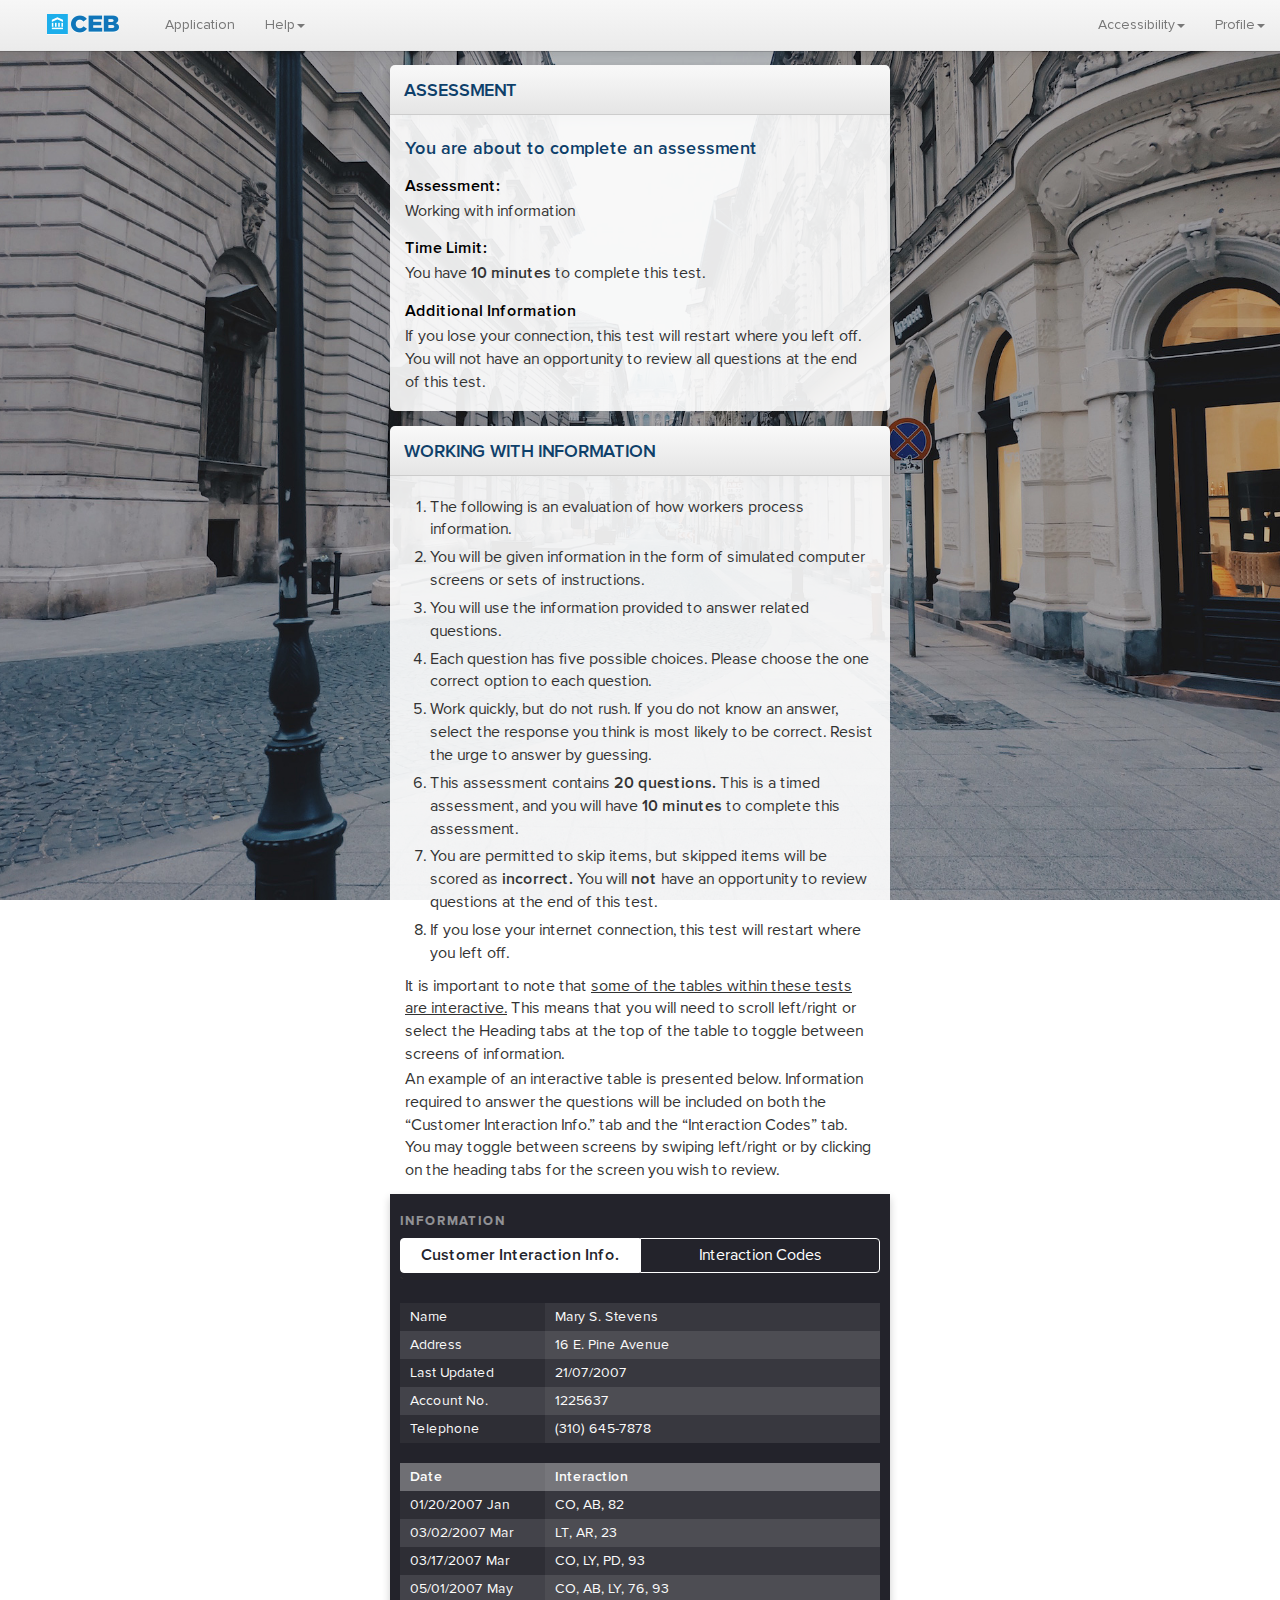
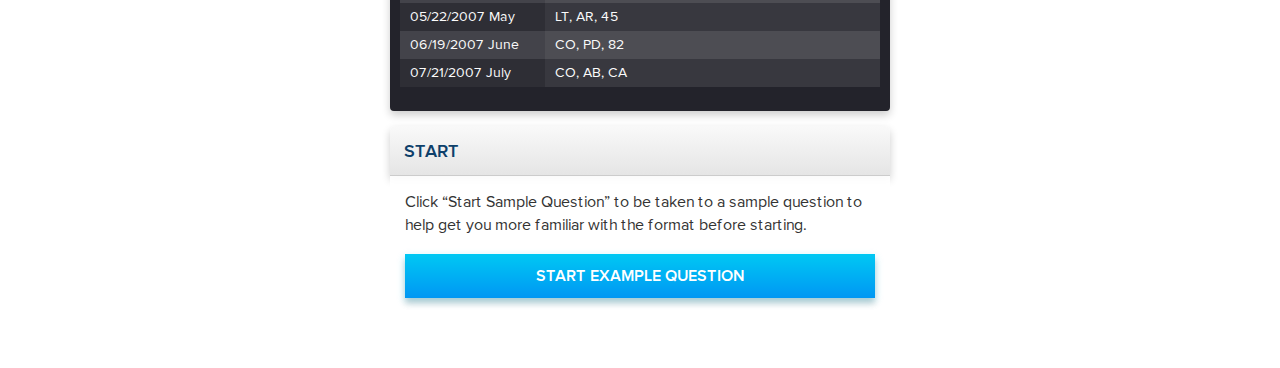
<file: index.html>
<!DOCTYPE HTML>
<html ng-app="ceb">

<head>
    <meta charset="utf-8">
    <meta name="viewport" content="width=device-width, initial-scale=1">
    <title>ceb</title>
    <link rel="shortcut icon" type="image/x-icon" href="favicon.ico">
    <!-- CSS files -->
    <link rel="stylesheet" href="css/master.css">
</head>

<body>
    <!-- TODO: Remove gulp partials, as angular supports partials in default -->
    <!-- Header -->
<nav class="navbar navbar-default navbar-fixed-top">
  <div class="container-fluid">
    <div class="navbar-header">
      <button type="button" class="navbar-toggle pull-left" data-toggle="collapse" data-target="#myNavbar">
      <span class="sr-only">Menu </span>
        <span class="icon-bar"></span>
        <span class="icon-bar"></span>
        <span class="icon-bar"></span>
      </button>

      <div class="navbar-center navbar-brand" href="#"><a class="navbar-brand"><img src="/images/logo.png" alt="C.E.B. logo"></a></div>
      <!-- <a class="navbar-brand" href="#"><img src="/images/logo.png"></a> -->
    </div>
    <div class="collapse navbar-collapse" id="myNavbar">
      <ul class="nav navbar-nav">
        <li ><a href="#">Application</a></li>
        <li class="dropdown">
          <a class="dropdown-toggle" data-toggle="dropdown" href="#">Help<span class="caret"></span></a>
          <ul class="dropdown-menu">
            <li><a href="#">Page 1-1</a></li>
            <li><a href="#">Page 1-2</a></li>
            <li><a href="#">Page 1-3</a></li>
          </ul>
        </li>
      </ul>
      <ul class="nav navbar-nav navbar-right">
              <li class="dropdown">
          <a class="dropdown-toggle" data-toggle="dropdown" href="#">Accessibility<span class="caret"></span></a>
          <ul class="dropdown-menu">
            <li><a href="#">Page 1-1</a></li>
            <li><a href="#">Page 1-2</a></li>
            <li><a href="#">Page 1-3</a></li>
          </ul>
        </li>
              <li class="dropdown">
          <a class="dropdown-toggle" data-toggle="dropdown" href="#">Profile<span class="caret"></span></a>
          <ul class="dropdown-menu">
            <li><a href="#">Page 1-1</a></li>
            <li><a href="#">Page 1-2</a></li>
            <li><a href="#">Page 1-3</a></li>
          </ul>
        </li>
      </ul>
    </div>
  </div>
</nav>

    <!-- Section to load different views-->
    <section class="section-app" ui-view>
    </section>
    
    <!-- JS files -->
    <script src="js/bower.js" type="text/javascript" charset="utf-8"></script>
    <script src="js/application.js" type="text/javascript" charset="utf-8"></script>
    <!-- endbuild -->
</body>

</html>
</file>
<file: css/master.css>
/* -----------------------------------------------------------------------
Version: 0.1

SMACSS [Scalable Modular Architecture for CSS]
Reference: http://smacss.com/

Categorizing:
1. Base  - Defaults elements, attribute selectors, pseudo-class selectors styling [example: body, form, a]
2. Layout  - Divide the page into sections [example: header, footer] [prefix: l-]
3. Modules - Reusable, Modular parts of design [example: sidebar, popup] [prefix: module-]
4. State - How our module or layouts look in particular state [example: expanded, active] [prefix: is-]
5. Theme - Look and feel of subcomponent based on theme [example: dark, light] [prefix: theme-]
6. Pages   - Page specific styles. [prefix: page-]
----------------------------------------------------------------------- */
/*-------------------------------------------------
MASTER: IMPORTING STYLESHEETS
-------------------------------------------------*/
/* http://meyerweb.com/eric/tools/css/reset/ 
   v2.0 | 20110126
   License: none (public domain)
*/
html, body, div, span, applet, object, iframe,
h1, h2, h3, h4, h5, h6, p, blockquote, pre,
a, abbr, acronym, address, big, cite, code,
del, dfn, em, img, ins, kbd, q, s, samp,
small, strike, strong, sub, sup, tt, var,
b, u, i, center,
dl, dt, dd, ol, ul, li,
fieldset, form, label, legend,
table, caption, tbody, tfoot, thead, tr, th, td,
article, aside, canvas, details, embed,
figure, figcaption, footer, header, hgroup,
menu, nav, output, ruby, section, summary,
time, mark, audio, video {
  margin: 0;
  padding: 0;
  border: 0;
  font-size: 100%;
  font: inherit;
  vertical-align: baseline; }

/* HTML5 display-role reset for older browsers */
article, aside, details, figcaption, figure,
footer, header, hgroup, menu, nav, section {
  display: block; }

body {
  line-height: 1; }

ol, ul {
  list-style: none; }

blockquote, q {
  quotes: none; }

blockquote:before, blockquote:after,
q:before, q:after {
  content: '';
  content: none; }

table {
  border-collapse: collapse;
  border-spacing: 0; }

/*-------------------------------------------------
SMACSS: VARIABLES
-------------------------------------------------*/
/* Colors */
/* Font */
/*
TODO ::
[] Integrate Bourbon to make use of most mixins - http://bourbon.io/docs/
*/
/*-------------------------------------------------
 MIXIN :: CLEARFIX
-------------------------------------------------*/
/*-------------------------------------------------
 MIXIN :: PIXEL TO EM CONVERTOR
-------------------------------------------------*/
/*-------------------------------------------------
 MIXIN :: BORDER RADIUS
-------------------------------------------------*/
/*-------------------------------------------------
 MIXIN :: TRANSITION
-------------------------------------------------*/
/*-------------------------------------------------
 MIXIN :: BOX SHADOW
-------------------------------------------------*/
/*-------------------------------------------------
 MIXIN :: SCALE - TRANSFORM
-------------------------------------------------*/
/*-------------------------------------------------
 MIXIN :: ROTATE - TRANSFORM
-------------------------------------------------*/
/*-------------------------------------------------
 MIXIN :: FONT STYLE
-------------------------------------------------*/
/*-------------------------------------------------
SMACSS: BASE
-------------------------------------------------*/
body {
  background: #000;
  color: #ced9e0;
  font-family: "Open Sans", "Arial", sans-serif; }

a {
  color: #5A5F62; }

a:hover {
  color: #ced9e0; }

/*!
 * Bootstrap v3.3.6 (http://getbootstrap.com)
 * Copyright 2011-2015 Twitter, Inc.
 * Licensed under MIT (https://github.com/twbs/bootstrap/blob/master/LICENSE)
 */
/*! normalize.css v3.0.3 | MIT License | github.com/necolas/normalize.css */
html {
  font-family: sans-serif;
  -webkit-text-size-adjust: 100%;
  -ms-text-size-adjust: 100%; }

body {
  margin: 0; }

article,
aside,
details,
figcaption,
figure,
footer,
header,
hgroup,
main,
menu,
nav,
section,
summary {
  display: block; }

audio,
canvas,
progress,
video {
  display: inline-block;
  vertical-align: baseline; }

audio:not([controls]) {
  display: none;
  height: 0; }

[hidden],
template {
  display: none; }

a {
  background-color: transparent; }

a:active,
a:hover {
  outline: 0; }

abbr[title] {
  border-bottom: 1px dotted; }

b,
strong {
  font-weight: bold; }

dfn {
  font-style: italic; }

h1 {
  margin: .67em 0;
  font-size: 2em; }

mark {
  color: #000;
  background: #ff0; }

small {
  font-size: 80%; }

sub,
sup {
  position: relative;
  font-size: 75%;
  line-height: 0;
  vertical-align: baseline; }

sup {
  top: -.5em; }

sub {
  bottom: -.25em; }

img {
  border: 0; }

svg:not(:root) {
  overflow: hidden; }

figure {
  margin: 1em 40px; }

hr {
  height: 0;
  box-sizing: content-box; }

pre {
  overflow: auto; }

code,
kbd,
pre,
samp {
  font-family: monospace, monospace;
  font-size: 1em; }

button,
input,
optgroup,
select,
textarea {
  margin: 0;
  font: inherit;
  color: inherit; }

button {
  overflow: visible; }

button,
select {
  text-transform: none; }

button,
html input[type="button"],
input[type="reset"],
input[type="submit"] {
  -webkit-appearance: button;
  cursor: pointer; }

button[disabled],
html input[disabled] {
  cursor: default; }

button::-moz-focus-inner,
input::-moz-focus-inner {
  padding: 0;
  border: 0; }

input {
  line-height: normal; }

input[type="checkbox"],
input[type="radio"] {
  box-sizing: border-box;
  padding: 0; }

input[type="number"]::-webkit-inner-spin-button,
input[type="number"]::-webkit-outer-spin-button {
  height: auto; }

input[type="search"] {
  box-sizing: content-box;
  -webkit-appearance: textfield; }

input[type="search"]::-webkit-search-cancel-button,
input[type="search"]::-webkit-search-decoration {
  -webkit-appearance: none; }

fieldset {
  padding: .35em .625em .75em;
  margin: 0 2px;
  border: 1px solid #c0c0c0; }

legend {
  padding: 0;
  border: 0; }

textarea {
  overflow: auto; }

optgroup {
  font-weight: bold; }

table {
  border-spacing: 0;
  border-collapse: collapse; }

td,
th {
  padding: 0; }

/*! Source: https://github.com/h5bp/html5-boilerplate/blob/master/src/css/main.css */
@media print {
  *,
  *:before,
  *:after {
    color: #000 !important;
    text-shadow: none !important;
    background: transparent !important;
    box-shadow: none !important; }
  a,
  a:visited {
    text-decoration: underline; }
  a[href]:after {
    content: " (" attr(href) ")"; }
  abbr[title]:after {
    content: " (" attr(title) ")"; }
  a[href^="#"]:after,
  a[href^="javascript:"]:after {
    content: ""; }
  pre,
  blockquote {
    border: 1px solid #999;
    page-break-inside: avoid; }
  thead {
    display: table-header-group; }
  tr,
  img {
    page-break-inside: avoid; }
  img {
    max-width: 100% !important; }
  p,
  h2,
  h3 {
    orphans: 3;
    widows: 3; }
  h2,
  h3 {
    page-break-after: avoid; }
  .navbar {
    display: none; }
  .btn > .caret,
  .dropup > .btn > .caret {
    border-top-color: #000 !important; }
  .label {
    border: 1px solid #000; }
  .table {
    border-collapse: collapse !important; }
  .table td,
  .table th {
    background-color: #fff !important; }
  .table-bordered th,
  .table-bordered td {
    border: 1px solid #ddd !important; } }

@font-face {
  font-family: 'Glyphicons Halflings';
  src: url("../fonts/glyphicons-halflings-regular.eot");
  src: url("../fonts/glyphicons-halflings-regular.eot?#iefix") format("embedded-opentype"), url("../fonts/glyphicons-halflings-regular.woff2") format("woff2"), url("../fonts/glyphicons-halflings-regular.woff") format("woff"), url("../fonts/glyphicons-halflings-regular.ttf") format("truetype"), url("../fonts/glyphicons-halflings-regular.svg#glyphicons_halflingsregular") format("svg"); }

.glyphicon {
  position: relative;
  top: 1px;
  display: inline-block;
  font-family: 'Glyphicons Halflings';
  font-style: normal;
  font-weight: normal;
  line-height: 1;
  -webkit-font-smoothing: antialiased;
  -moz-osx-font-smoothing: grayscale; }

.glyphicon-asterisk:before {
  content: "\002a"; }

.glyphicon-plus:before {
  content: "\002b"; }

.glyphicon-euro:before,
.glyphicon-eur:before {
  content: "\20ac"; }

.glyphicon-minus:before {
  content: "\2212"; }

.glyphicon-cloud:before {
  content: "\2601"; }

.glyphicon-envelope:before {
  content: "\2709"; }

.glyphicon-pencil:before {
  content: "\270f"; }

.glyphicon-glass:before {
  content: "\e001"; }

.glyphicon-music:before {
  content: "\e002"; }

.glyphicon-search:before {
  content: "\e003"; }

.glyphicon-heart:before {
  content: "\e005"; }

.glyphicon-star:before {
  content: "\e006"; }

.glyphicon-star-empty:before {
  content: "\e007"; }

.glyphicon-user:before {
  content: "\e008"; }

.glyphicon-film:before {
  content: "\e009"; }

.glyphicon-th-large:before {
  content: "\e010"; }

.glyphicon-th:before {
  content: "\e011"; }

.glyphicon-th-list:before {
  content: "\e012"; }

.glyphicon-ok:before {
  content: "\e013"; }

.glyphicon-remove:before {
  content: "\e014"; }

.glyphicon-zoom-in:before {
  content: "\e015"; }

.glyphicon-zoom-out:before {
  content: "\e016"; }

.glyphicon-off:before {
  content: "\e017"; }

.glyphicon-signal:before {
  content: "\e018"; }

.glyphicon-cog:before {
  content: "\e019"; }

.glyphicon-trash:before {
  content: "\e020"; }

.glyphicon-home:before {
  content: "\e021"; }

.glyphicon-file:before {
  content: "\e022"; }

.glyphicon-time:before {
  content: "\e023"; }

.glyphicon-road:before {
  content: "\e024"; }

.glyphicon-download-alt:before {
  content: "\e025"; }

.glyphicon-download:before {
  content: "\e026"; }

.glyphicon-upload:before {
  content: "\e027"; }

.glyphicon-inbox:before {
  content: "\e028"; }

.glyphicon-play-circle:before {
  content: "\e029"; }

.glyphicon-repeat:before {
  content: "\e030"; }

.glyphicon-refresh:before {
  content: "\e031"; }

.glyphicon-list-alt:before {
  content: "\e032"; }

.glyphicon-lock:before {
  content: "\e033"; }

.glyphicon-flag:before {
  content: "\e034"; }

.glyphicon-headphones:before {
  content: "\e035"; }

.glyphicon-volume-off:before {
  content: "\e036"; }

.glyphicon-volume-down:before {
  content: "\e037"; }

.glyphicon-volume-up:before {
  content: "\e038"; }

.glyphicon-qrcode:before {
  content: "\e039"; }

.glyphicon-barcode:before {
  content: "\e040"; }

.glyphicon-tag:before {
  content: "\e041"; }

.glyphicon-tags:before {
  content: "\e042"; }

.glyphicon-book:before {
  content: "\e043"; }

.glyphicon-bookmark:before {
  content: "\e044"; }

.glyphicon-print:before {
  content: "\e045"; }

.glyphicon-camera:before {
  content: "\e046"; }

.glyphicon-font:before {
  content: "\e047"; }

.glyphicon-bold:before {
  content: "\e048"; }

.glyphicon-italic:before {
  content: "\e049"; }

.glyphicon-text-height:before {
  content: "\e050"; }

.glyphicon-text-width:before {
  content: "\e051"; }

.glyphicon-align-left:before {
  content: "\e052"; }

.glyphicon-align-center:before {
  content: "\e053"; }

.glyphicon-align-right:before {
  content: "\e054"; }

.glyphicon-align-justify:before {
  content: "\e055"; }

.glyphicon-list:before {
  content: "\e056"; }

.glyphicon-indent-left:before {
  content: "\e057"; }

.glyphicon-indent-right:before {
  content: "\e058"; }

.glyphicon-facetime-video:before {
  content: "\e059"; }

.glyphicon-picture:before {
  content: "\e060"; }

.glyphicon-map-marker:before {
  content: "\e062"; }

.glyphicon-adjust:before {
  content: "\e063"; }

.glyphicon-tint:before {
  content: "\e064"; }

.glyphicon-edit:before {
  content: "\e065"; }

.glyphicon-share:before {
  content: "\e066"; }

.glyphicon-check:before {
  content: "\e067"; }

.glyphicon-move:before {
  content: "\e068"; }

.glyphicon-step-backward:before {
  content: "\e069"; }

.glyphicon-fast-backward:before {
  content: "\e070"; }

.glyphicon-backward:before {
  content: "\e071"; }

.glyphicon-play:before {
  content: "\e072"; }

.glyphicon-pause:before {
  content: "\e073"; }

.glyphicon-stop:before {
  content: "\e074"; }

.glyphicon-forward:before {
  content: "\e075"; }

.glyphicon-fast-forward:before {
  content: "\e076"; }

.glyphicon-step-forward:before {
  content: "\e077"; }

.glyphicon-eject:before {
  content: "\e078"; }

.glyphicon-chevron-left:before {
  content: "\e079"; }

.glyphicon-chevron-right:before {
  content: "\e080"; }

.glyphicon-plus-sign:before {
  content: "\e081"; }

.glyphicon-minus-sign:before {
  content: "\e082"; }

.glyphicon-remove-sign:before {
  content: "\e083"; }

.glyphicon-ok-sign:before {
  content: "\e084"; }

.glyphicon-question-sign:before {
  content: "\e085"; }

.glyphicon-info-sign:before {
  content: "\e086"; }

.glyphicon-screenshot:before {
  content: "\e087"; }

.glyphicon-remove-circle:before {
  content: "\e088"; }

.glyphicon-ok-circle:before {
  content: "\e089"; }

.glyphicon-ban-circle:before {
  content: "\e090"; }

.glyphicon-arrow-left:before {
  content: "\e091"; }

.glyphicon-arrow-right:before {
  content: "\e092"; }

.glyphicon-arrow-up:before {
  content: "\e093"; }

.glyphicon-arrow-down:before {
  content: "\e094"; }

.glyphicon-share-alt:before {
  content: "\e095"; }

.glyphicon-resize-full:before {
  content: "\e096"; }

.glyphicon-resize-small:before {
  content: "\e097"; }

.glyphicon-exclamation-sign:before {
  content: "\e101"; }

.glyphicon-gift:before {
  content: "\e102"; }

.glyphicon-leaf:before {
  content: "\e103"; }

.glyphicon-fire:before {
  content: "\e104"; }

.glyphicon-eye-open:before {
  content: "\e105"; }

.glyphicon-eye-close:before {
  content: "\e106"; }

.glyphicon-warning-sign:before {
  content: "\e107"; }

.glyphicon-plane:before {
  content: "\e108"; }

.glyphicon-calendar:before {
  content: "\e109"; }

.glyphicon-random:before {
  content: "\e110"; }

.glyphicon-comment:before {
  content: "\e111"; }

.glyphicon-magnet:before {
  content: "\e112"; }

.glyphicon-chevron-up:before {
  content: "\e113"; }

.glyphicon-chevron-down:before {
  content: "\e114"; }

.glyphicon-retweet:before {
  content: "\e115"; }

.glyphicon-shopping-cart:before {
  content: "\e116"; }

.glyphicon-folder-close:before {
  content: "\e117"; }

.glyphicon-folder-open:before {
  content: "\e118"; }

.glyphicon-resize-vertical:before {
  content: "\e119"; }

.glyphicon-resize-horizontal:before {
  content: "\e120"; }

.glyphicon-hdd:before {
  content: "\e121"; }

.glyphicon-bullhorn:before {
  content: "\e122"; }

.glyphicon-bell:before {
  content: "\e123"; }

.glyphicon-certificate:before {
  content: "\e124"; }

.glyphicon-thumbs-up:before {
  content: "\e125"; }

.glyphicon-thumbs-down:before {
  content: "\e126"; }

.glyphicon-hand-right:before {
  content: "\e127"; }

.glyphicon-hand-left:before {
  content: "\e128"; }

.glyphicon-hand-up:before {
  content: "\e129"; }

.glyphicon-hand-down:before {
  content: "\e130"; }

.glyphicon-circle-arrow-right:before {
  content: "\e131"; }

.glyphicon-circle-arrow-left:before {
  content: "\e132"; }

.glyphicon-circle-arrow-up:before {
  content: "\e133"; }

.glyphicon-circle-arrow-down:before {
  content: "\e134"; }

.glyphicon-globe:before {
  content: "\e135"; }

.glyphicon-wrench:before {
  content: "\e136"; }

.glyphicon-tasks:before {
  content: "\e137"; }

.glyphicon-filter:before {
  content: "\e138"; }

.glyphicon-briefcase:before {
  content: "\e139"; }

.glyphicon-fullscreen:before {
  content: "\e140"; }

.glyphicon-dashboard:before {
  content: "\e141"; }

.glyphicon-paperclip:before {
  content: "\e142"; }

.glyphicon-heart-empty:before {
  content: "\e143"; }

.glyphicon-link:before {
  content: "\e144"; }

.glyphicon-phone:before {
  content: "\e145"; }

.glyphicon-pushpin:before {
  content: "\e146"; }

.glyphicon-usd:before {
  content: "\e148"; }

.glyphicon-gbp:before {
  content: "\e149"; }

.glyphicon-sort:before {
  content: "\e150"; }

.glyphicon-sort-by-alphabet:before {
  content: "\e151"; }

.glyphicon-sort-by-alphabet-alt:before {
  content: "\e152"; }

.glyphicon-sort-by-order:before {
  content: "\e153"; }

.glyphicon-sort-by-order-alt:before {
  content: "\e154"; }

.glyphicon-sort-by-attributes:before {
  content: "\e155"; }

.glyphicon-sort-by-attributes-alt:before {
  content: "\e156"; }

.glyphicon-unchecked:before {
  content: "\e157"; }

.glyphicon-expand:before {
  content: "\e158"; }

.glyphicon-collapse-down:before {
  content: "\e159"; }

.glyphicon-collapse-up:before {
  content: "\e160"; }

.glyphicon-log-in:before {
  content: "\e161"; }

.glyphicon-flash:before {
  content: "\e162"; }

.glyphicon-log-out:before {
  content: "\e163"; }

.glyphicon-new-window:before {
  content: "\e164"; }

.glyphicon-record:before {
  content: "\e165"; }

.glyphicon-save:before {
  content: "\e166"; }

.glyphicon-open:before {
  content: "\e167"; }

.glyphicon-saved:before {
  content: "\e168"; }

.glyphicon-import:before {
  content: "\e169"; }

.glyphicon-export:before {
  content: "\e170"; }

.glyphicon-send:before {
  content: "\e171"; }

.glyphicon-floppy-disk:before {
  content: "\e172"; }

.glyphicon-floppy-saved:before {
  content: "\e173"; }

.glyphicon-floppy-remove:before {
  content: "\e174"; }

.glyphicon-floppy-save:before {
  content: "\e175"; }

.glyphicon-floppy-open:before {
  content: "\e176"; }

.glyphicon-credit-card:before {
  content: "\e177"; }

.glyphicon-transfer:before {
  content: "\e178"; }

.glyphicon-cutlery:before {
  content: "\e179"; }

.glyphicon-header:before {
  content: "\e180"; }

.glyphicon-compressed:before {
  content: "\e181"; }

.glyphicon-earphone:before {
  content: "\e182"; }

.glyphicon-phone-alt:before {
  content: "\e183"; }

.glyphicon-tower:before {
  content: "\e184"; }

.glyphicon-stats:before {
  content: "\e185"; }

.glyphicon-sd-video:before {
  content: "\e186"; }

.glyphicon-hd-video:before {
  content: "\e187"; }

.glyphicon-subtitles:before {
  content: "\e188"; }

.glyphicon-sound-stereo:before {
  content: "\e189"; }

.glyphicon-sound-dolby:before {
  content: "\e190"; }

.glyphicon-sound-5-1:before {
  content: "\e191"; }

.glyphicon-sound-6-1:before {
  content: "\e192"; }

.glyphicon-sound-7-1:before {
  content: "\e193"; }

.glyphicon-copyright-mark:before {
  content: "\e194"; }

.glyphicon-registration-mark:before {
  content: "\e195"; }

.glyphicon-cloud-download:before {
  content: "\e197"; }

.glyphicon-cloud-upload:before {
  content: "\e198"; }

.glyphicon-tree-conifer:before {
  content: "\e199"; }

.glyphicon-tree-deciduous:before {
  content: "\e200"; }

.glyphicon-cd:before {
  content: "\e201"; }

.glyphicon-save-file:before {
  content: "\e202"; }

.glyphicon-open-file:before {
  content: "\e203"; }

.glyphicon-level-up:before {
  content: "\e204"; }

.glyphicon-copy:before {
  content: "\e205"; }

.glyphicon-paste:before {
  content: "\e206"; }

.glyphicon-alert:before {
  content: "\e209"; }

.glyphicon-equalizer:before {
  content: "\e210"; }

.glyphicon-king:before {
  content: "\e211"; }

.glyphicon-queen:before {
  content: "\e212"; }

.glyphicon-pawn:before {
  content: "\e213"; }

.glyphicon-bishop:before {
  content: "\e214"; }

.glyphicon-knight:before {
  content: "\e215"; }

.glyphicon-baby-formula:before {
  content: "\e216"; }

.glyphicon-tent:before {
  content: "\26fa"; }

.glyphicon-blackboard:before {
  content: "\e218"; }

.glyphicon-bed:before {
  content: "\e219"; }

.glyphicon-apple:before {
  content: "\f8ff"; }

.glyphicon-erase:before {
  content: "\e221"; }

.glyphicon-hourglass:before {
  content: "\231b"; }

.glyphicon-lamp:before {
  content: "\e223"; }

.glyphicon-duplicate:before {
  content: "\e224"; }

.glyphicon-piggy-bank:before {
  content: "\e225"; }

.glyphicon-scissors:before {
  content: "\e226"; }

.glyphicon-bitcoin:before {
  content: "\e227"; }

.glyphicon-btc:before {
  content: "\e227"; }

.glyphicon-xbt:before {
  content: "\e227"; }

.glyphicon-yen:before {
  content: "\00a5"; }

.glyphicon-jpy:before {
  content: "\00a5"; }

.glyphicon-ruble:before {
  content: "\20bd"; }

.glyphicon-rub:before {
  content: "\20bd"; }

.glyphicon-scale:before {
  content: "\e230"; }

.glyphicon-ice-lolly:before {
  content: "\e231"; }

.glyphicon-ice-lolly-tasted:before {
  content: "\e232"; }

.glyphicon-education:before {
  content: "\e233"; }

.glyphicon-option-horizontal:before {
  content: "\e234"; }

.glyphicon-option-vertical:before {
  content: "\e235"; }

.glyphicon-menu-hamburger:before {
  content: "\e236"; }

.glyphicon-modal-window:before {
  content: "\e237"; }

.glyphicon-oil:before {
  content: "\e238"; }

.glyphicon-grain:before {
  content: "\e239"; }

.glyphicon-sunglasses:before {
  content: "\e240"; }

.glyphicon-text-size:before {
  content: "\e241"; }

.glyphicon-text-color:before {
  content: "\e242"; }

.glyphicon-text-background:before {
  content: "\e243"; }

.glyphicon-object-align-top:before {
  content: "\e244"; }

.glyphicon-object-align-bottom:before {
  content: "\e245"; }

.glyphicon-object-align-horizontal:before {
  content: "\e246"; }

.glyphicon-object-align-left:before {
  content: "\e247"; }

.glyphicon-object-align-vertical:before {
  content: "\e248"; }

.glyphicon-object-align-right:before {
  content: "\e249"; }

.glyphicon-triangle-right:before {
  content: "\e250"; }

.glyphicon-triangle-left:before {
  content: "\e251"; }

.glyphicon-triangle-bottom:before {
  content: "\e252"; }

.glyphicon-triangle-top:before {
  content: "\e253"; }

.glyphicon-console:before {
  content: "\e254"; }

.glyphicon-superscript:before {
  content: "\e255"; }

.glyphicon-subscript:before {
  content: "\e256"; }

.glyphicon-menu-left:before {
  content: "\e257"; }

.glyphicon-menu-right:before {
  content: "\e258"; }

.glyphicon-menu-down:before {
  content: "\e259"; }

.glyphicon-menu-up:before {
  content: "\e260"; }

* {
  box-sizing: border-box; }

*:before,
*:after {
  box-sizing: border-box; }

html {
  font-size: 10px;
  -webkit-tap-highlight-color: transparent; }

body {
  font-family: "Helvetica Neue", Helvetica, Arial, sans-serif;
  font-size: 14px;
  line-height: 1.42857143;
  color: #333;
  background-color: #fff; }

input,
button,
select,
textarea {
  font-family: inherit;
  font-size: inherit;
  line-height: inherit; }

a {
  color: #337ab7;
  text-decoration: none; }

a:hover,
a:focus {
  color: #23527c;
  text-decoration: underline; }

a:focus {
  outline: thin dotted;
  outline: 5px auto -webkit-focus-ring-color;
  outline-offset: -2px; }

figure {
  margin: 0; }

img {
  vertical-align: middle; }

.img-responsive,
.thumbnail > img,
.thumbnail a > img,
.carousel-inner > .item > img,
.carousel-inner > .item > a > img {
  display: block;
  max-width: 100%;
  height: auto; }

.img-rounded {
  border-radius: 6px; }

.img-thumbnail {
  display: inline-block;
  max-width: 100%;
  height: auto;
  padding: 4px;
  line-height: 1.42857143;
  background-color: #fff;
  border: 1px solid #ddd;
  border-radius: 4px;
  transition: all .2s ease-in-out; }

.img-circle {
  border-radius: 50%; }

hr {
  margin-top: 20px;
  margin-bottom: 20px;
  border: 0;
  border-top: 1px solid #eee; }

.sr-only {
  position: absolute;
  width: 1px;
  height: 1px;
  padding: 0;
  margin: -1px;
  overflow: hidden;
  clip: rect(0, 0, 0, 0);
  border: 0; }

.sr-only-focusable:active,
.sr-only-focusable:focus {
  position: static;
  width: auto;
  height: auto;
  margin: 0;
  overflow: visible;
  clip: auto; }

[role="button"] {
  cursor: pointer; }

h1,
h2,
h3,
h4,
h5,
h6,
.h1,
.h2,
.h3,
.h4,
.h5,
.h6 {
  font-family: inherit;
  font-weight: 500;
  line-height: 1.1;
  color: inherit; }

h1 small,
h2 small,
h3 small,
h4 small,
h5 small,
h6 small,
.h1 small,
.h2 small,
.h3 small,
.h4 small,
.h5 small,
.h6 small,
h1 .small,
h2 .small,
h3 .small,
h4 .small,
h5 .small,
h6 .small,
.h1 .small,
.h2 .small,
.h3 .small,
.h4 .small,
.h5 .small,
.h6 .small {
  font-weight: normal;
  line-height: 1;
  color: #777; }

h1,
.h1,
h2,
.h2,
h3,
.h3 {
  margin-top: 20px;
  margin-bottom: 10px; }

h1 small,
.h1 small,
h2 small,
.h2 small,
h3 small,
.h3 small,
h1 .small,
.h1 .small,
h2 .small,
.h2 .small,
h3 .small,
.h3 .small {
  font-size: 65%; }

h4,
.h4,
h5,
.h5,
h6,
.h6 {
  margin-top: 10px;
  margin-bottom: 10px; }

h4 small,
.h4 small,
h5 small,
.h5 small,
h6 small,
.h6 small,
h4 .small,
.h4 .small,
h5 .small,
.h5 .small,
h6 .small,
.h6 .small {
  font-size: 75%; }

h1,
.h1 {
  font-size: 36px; }

h2,
.h2 {
  font-size: 30px; }

h3,
.h3 {
  font-size: 24px; }

h4,
.h4 {
  font-size: 18px; }

h5,
.h5 {
  font-size: 14px; }

h6,
.h6 {
  font-size: 12px; }

p {
  margin: 0 0 10px; }

.lead {
  margin-bottom: 20px;
  font-size: 16px;
  font-weight: 300;
  line-height: 1.4; }

@media (min-width: 768px) {
  .lead {
    font-size: 21px; } }

small,
.small {
  font-size: 85%; }

mark,
.mark {
  padding: .2em;
  background-color: #fcf8e3; }

.text-left {
  text-align: left; }

.text-right {
  text-align: right; }

.text-center {
  text-align: center; }

.text-justify {
  text-align: justify; }

.text-nowrap {
  white-space: nowrap; }

.text-lowercase {
  text-transform: lowercase; }

.text-uppercase {
  text-transform: uppercase; }

.text-capitalize {
  text-transform: capitalize; }

.text-muted {
  color: #777; }

.text-primary {
  color: #337ab7; }

a.text-primary:hover,
a.text-primary:focus {
  color: #286090; }

.text-success {
  color: #3c763d; }

a.text-success:hover,
a.text-success:focus {
  color: #2b542c; }

.text-info {
  color: #31708f; }

a.text-info:hover,
a.text-info:focus {
  color: #245269; }

.text-warning {
  color: #8a6d3b; }

a.text-warning:hover,
a.text-warning:focus {
  color: #66512c; }

.text-danger {
  color: #a94442; }

a.text-danger:hover,
a.text-danger:focus {
  color: #843534; }

.bg-primary {
  color: #fff;
  background-color: #337ab7; }

a.bg-primary:hover,
a.bg-primary:focus {
  background-color: #286090; }

.bg-success {
  background-color: #dff0d8; }

a.bg-success:hover,
a.bg-success:focus {
  background-color: #c1e2b3; }

.bg-info {
  background-color: #d9edf7; }

a.bg-info:hover,
a.bg-info:focus {
  background-color: #afd9ee; }

.bg-warning {
  background-color: #fcf8e3; }

a.bg-warning:hover,
a.bg-warning:focus {
  background-color: #f7ecb5; }

.bg-danger {
  background-color: #f2dede; }

a.bg-danger:hover,
a.bg-danger:focus {
  background-color: #e4b9b9; }

.page-header {
  padding-bottom: 9px;
  margin: 40px 0 20px;
  border-bottom: 1px solid #eee; }

ul,
ol {
  margin-top: 0;
  margin-bottom: 10px; }

ul ul,
ol ul,
ul ol,
ol ol {
  margin-bottom: 0; }

.list-unstyled {
  padding-left: 0;
  list-style: none; }

.list-inline {
  padding-left: 0;
  margin-left: -5px;
  list-style: none; }

.list-inline > li {
  display: inline-block;
  padding-right: 5px;
  padding-left: 5px; }

dl {
  margin-top: 0;
  margin-bottom: 20px; }

dt,
dd {
  line-height: 1.42857143; }

dt {
  font-weight: bold; }

dd {
  margin-left: 0; }

@media (min-width: 768px) {
  .dl-horizontal dt {
    float: left;
    width: 160px;
    overflow: hidden;
    clear: left;
    text-align: right;
    text-overflow: ellipsis;
    white-space: nowrap; }
  .dl-horizontal dd {
    margin-left: 180px; } }

abbr[title],
abbr[data-original-title] {
  cursor: help;
  border-bottom: 1px dotted #777; }

.initialism {
  font-size: 90%;
  text-transform: uppercase; }

blockquote {
  padding: 10px 20px;
  margin: 0 0 20px;
  font-size: 17.5px;
  border-left: 5px solid #eee; }

blockquote p:last-child,
blockquote ul:last-child,
blockquote ol:last-child {
  margin-bottom: 0; }

blockquote footer,
blockquote small,
blockquote .small {
  display: block;
  font-size: 80%;
  line-height: 1.42857143;
  color: #777; }

blockquote footer:before,
blockquote small:before,
blockquote .small:before {
  content: '\2014 \00A0'; }

.blockquote-reverse,
blockquote.pull-right {
  padding-right: 15px;
  padding-left: 0;
  text-align: right;
  border-right: 5px solid #eee;
  border-left: 0; }

.blockquote-reverse footer:before,
blockquote.pull-right footer:before,
.blockquote-reverse small:before,
blockquote.pull-right small:before,
.blockquote-reverse .small:before,
blockquote.pull-right .small:before {
  content: ''; }

.blockquote-reverse footer:after,
blockquote.pull-right footer:after,
.blockquote-reverse small:after,
blockquote.pull-right small:after,
.blockquote-reverse .small:after,
blockquote.pull-right .small:after {
  content: '\00A0 \2014'; }

address {
  margin-bottom: 20px;
  font-style: normal;
  line-height: 1.42857143; }

code,
kbd,
pre,
samp {
  font-family: Menlo, Monaco, Consolas, "Courier New", monospace; }

code {
  padding: 2px 4px;
  font-size: 90%;
  color: #c7254e;
  background-color: #f9f2f4;
  border-radius: 4px; }

kbd {
  padding: 2px 4px;
  font-size: 90%;
  color: #fff;
  background-color: #333;
  border-radius: 3px;
  box-shadow: inset 0 -1px 0 rgba(0, 0, 0, 0.25); }

kbd kbd {
  padding: 0;
  font-size: 100%;
  font-weight: bold;
  box-shadow: none; }

pre {
  display: block;
  padding: 9.5px;
  margin: 0 0 10px;
  font-size: 13px;
  line-height: 1.42857143;
  color: #333;
  word-break: break-all;
  word-wrap: break-word;
  background-color: #f5f5f5;
  border: 1px solid #ccc;
  border-radius: 4px; }

pre code {
  padding: 0;
  font-size: inherit;
  color: inherit;
  white-space: pre-wrap;
  background-color: transparent;
  border-radius: 0; }

.pre-scrollable {
  max-height: 340px;
  overflow-y: scroll; }

.container {
  padding-right: 15px;
  padding-left: 15px;
  margin-right: auto;
  margin-left: auto; }

@media (min-width: 768px) {
  .container {
    width: 750px; } }

@media (min-width: 992px) {
  .container {
    width: 970px; } }

@media (min-width: 1200px) {
  .container {
    width: 1170px; } }

.container-fluid {
  padding-right: 15px;
  padding-left: 15px;
  margin-right: auto;
  margin-left: auto; }

.row {
  margin-right: -15px;
  margin-left: -15px; }

.col-xs-1, .col-sm-1, .col-md-1, .col-lg-1, .col-xs-2, .col-sm-2, .col-md-2, .col-lg-2, .col-xs-3, .col-sm-3, .col-md-3, .col-lg-3, .col-xs-4, .col-sm-4, .col-md-4, .col-lg-4, .col-xs-5, .col-sm-5, .col-md-5, .col-lg-5, .col-xs-6, .col-sm-6, .col-md-6, .col-lg-6, .col-xs-7, .col-sm-7, .col-md-7, .col-lg-7, .col-xs-8, .col-sm-8, .col-md-8, .col-lg-8, .col-xs-9, .col-sm-9, .col-md-9, .col-lg-9, .col-xs-10, .col-sm-10, .col-md-10, .col-lg-10, .col-xs-11, .col-sm-11, .col-md-11, .col-lg-11, .col-xs-12, .col-sm-12, .col-md-12, .col-lg-12 {
  position: relative;
  min-height: 1px;
  padding-right: 15px;
  padding-left: 15px; }

.col-xs-1, .col-xs-2, .col-xs-3, .col-xs-4, .col-xs-5, .col-xs-6, .col-xs-7, .col-xs-8, .col-xs-9, .col-xs-10, .col-xs-11, .col-xs-12 {
  float: left; }

.col-xs-12 {
  width: 100%; }

.col-xs-11 {
  width: 91.66666667%; }

.col-xs-10 {
  width: 83.33333333%; }

.col-xs-9 {
  width: 75%; }

.col-xs-8 {
  width: 66.66666667%; }

.col-xs-7 {
  width: 58.33333333%; }

.col-xs-6 {
  width: 50%; }

.col-xs-5 {
  width: 41.66666667%; }

.col-xs-4 {
  width: 33.33333333%; }

.col-xs-3 {
  width: 25%; }

.col-xs-2 {
  width: 16.66666667%; }

.col-xs-1 {
  width: 8.33333333%; }

.col-xs-pull-12 {
  right: 100%; }

.col-xs-pull-11 {
  right: 91.66666667%; }

.col-xs-pull-10 {
  right: 83.33333333%; }

.col-xs-pull-9 {
  right: 75%; }

.col-xs-pull-8 {
  right: 66.66666667%; }

.col-xs-pull-7 {
  right: 58.33333333%; }

.col-xs-pull-6 {
  right: 50%; }

.col-xs-pull-5 {
  right: 41.66666667%; }

.col-xs-pull-4 {
  right: 33.33333333%; }

.col-xs-pull-3 {
  right: 25%; }

.col-xs-pull-2 {
  right: 16.66666667%; }

.col-xs-pull-1 {
  right: 8.33333333%; }

.col-xs-pull-0 {
  right: auto; }

.col-xs-push-12 {
  left: 100%; }

.col-xs-push-11 {
  left: 91.66666667%; }

.col-xs-push-10 {
  left: 83.33333333%; }

.col-xs-push-9 {
  left: 75%; }

.col-xs-push-8 {
  left: 66.66666667%; }

.col-xs-push-7 {
  left: 58.33333333%; }

.col-xs-push-6 {
  left: 50%; }

.col-xs-push-5 {
  left: 41.66666667%; }

.col-xs-push-4 {
  left: 33.33333333%; }

.col-xs-push-3 {
  left: 25%; }

.col-xs-push-2 {
  left: 16.66666667%; }

.col-xs-push-1 {
  left: 8.33333333%; }

.col-xs-push-0 {
  left: auto; }

.col-xs-offset-12 {
  margin-left: 100%; }

.col-xs-offset-11 {
  margin-left: 91.66666667%; }

.col-xs-offset-10 {
  margin-left: 83.33333333%; }

.col-xs-offset-9 {
  margin-left: 75%; }

.col-xs-offset-8 {
  margin-left: 66.66666667%; }

.col-xs-offset-7 {
  margin-left: 58.33333333%; }

.col-xs-offset-6 {
  margin-left: 50%; }

.col-xs-offset-5 {
  margin-left: 41.66666667%; }

.col-xs-offset-4 {
  margin-left: 33.33333333%; }

.col-xs-offset-3 {
  margin-left: 25%; }

.col-xs-offset-2 {
  margin-left: 16.66666667%; }

.col-xs-offset-1 {
  margin-left: 8.33333333%; }

.col-xs-offset-0 {
  margin-left: 0; }

@media (min-width: 768px) {
  .col-sm-1, .col-sm-2, .col-sm-3, .col-sm-4, .col-sm-5, .col-sm-6, .col-sm-7, .col-sm-8, .col-sm-9, .col-sm-10, .col-sm-11, .col-sm-12 {
    float: left; }
  .col-sm-12 {
    width: 100%; }
  .col-sm-11 {
    width: 91.66666667%; }
  .col-sm-10 {
    width: 83.33333333%; }
  .col-sm-9 {
    width: 75%; }
  .col-sm-8 {
    width: 66.66666667%; }
  .col-sm-7 {
    width: 58.33333333%; }
  .col-sm-6 {
    width: 50%; }
  .col-sm-5 {
    width: 41.66666667%; }
  .col-sm-4 {
    width: 33.33333333%; }
  .col-sm-3 {
    width: 25%; }
  .col-sm-2 {
    width: 16.66666667%; }
  .col-sm-1 {
    width: 8.33333333%; }
  .col-sm-pull-12 {
    right: 100%; }
  .col-sm-pull-11 {
    right: 91.66666667%; }
  .col-sm-pull-10 {
    right: 83.33333333%; }
  .col-sm-pull-9 {
    right: 75%; }
  .col-sm-pull-8 {
    right: 66.66666667%; }
  .col-sm-pull-7 {
    right: 58.33333333%; }
  .col-sm-pull-6 {
    right: 50%; }
  .col-sm-pull-5 {
    right: 41.66666667%; }
  .col-sm-pull-4 {
    right: 33.33333333%; }
  .col-sm-pull-3 {
    right: 25%; }
  .col-sm-pull-2 {
    right: 16.66666667%; }
  .col-sm-pull-1 {
    right: 8.33333333%; }
  .col-sm-pull-0 {
    right: auto; }
  .col-sm-push-12 {
    left: 100%; }
  .col-sm-push-11 {
    left: 91.66666667%; }
  .col-sm-push-10 {
    left: 83.33333333%; }
  .col-sm-push-9 {
    left: 75%; }
  .col-sm-push-8 {
    left: 66.66666667%; }
  .col-sm-push-7 {
    left: 58.33333333%; }
  .col-sm-push-6 {
    left: 50%; }
  .col-sm-push-5 {
    left: 41.66666667%; }
  .col-sm-push-4 {
    left: 33.33333333%; }
  .col-sm-push-3 {
    left: 25%; }
  .col-sm-push-2 {
    left: 16.66666667%; }
  .col-sm-push-1 {
    left: 8.33333333%; }
  .col-sm-push-0 {
    left: auto; }
  .col-sm-offset-12 {
    margin-left: 100%; }
  .col-sm-offset-11 {
    margin-left: 91.66666667%; }
  .col-sm-offset-10 {
    margin-left: 83.33333333%; }
  .col-sm-offset-9 {
    margin-left: 75%; }
  .col-sm-offset-8 {
    margin-left: 66.66666667%; }
  .col-sm-offset-7 {
    margin-left: 58.33333333%; }
  .col-sm-offset-6 {
    margin-left: 50%; }
  .col-sm-offset-5 {
    margin-left: 41.66666667%; }
  .col-sm-offset-4 {
    margin-left: 33.33333333%; }
  .col-sm-offset-3 {
    margin-left: 25%; }
  .col-sm-offset-2 {
    margin-left: 16.66666667%; }
  .col-sm-offset-1 {
    margin-left: 8.33333333%; }
  .col-sm-offset-0 {
    margin-left: 0; } }

@media (min-width: 992px) {
  .col-md-1, .col-md-2, .col-md-3, .col-md-4, .col-md-5, .col-md-6, .col-md-7, .col-md-8, .col-md-9, .col-md-10, .col-md-11, .col-md-12 {
    float: left; }
  .col-md-12 {
    width: 100%; }
  .col-md-11 {
    width: 91.66666667%; }
  .col-md-10 {
    width: 83.33333333%; }
  .col-md-9 {
    width: 75%; }
  .col-md-8 {
    width: 66.66666667%; }
  .col-md-7 {
    width: 58.33333333%; }
  .col-md-6 {
    width: 50%; }
  .col-md-5 {
    width: 41.66666667%; }
  .col-md-4 {
    width: 33.33333333%; }
  .col-md-3 {
    width: 25%; }
  .col-md-2 {
    width: 16.66666667%; }
  .col-md-1 {
    width: 8.33333333%; }
  .col-md-pull-12 {
    right: 100%; }
  .col-md-pull-11 {
    right: 91.66666667%; }
  .col-md-pull-10 {
    right: 83.33333333%; }
  .col-md-pull-9 {
    right: 75%; }
  .col-md-pull-8 {
    right: 66.66666667%; }
  .col-md-pull-7 {
    right: 58.33333333%; }
  .col-md-pull-6 {
    right: 50%; }
  .col-md-pull-5 {
    right: 41.66666667%; }
  .col-md-pull-4 {
    right: 33.33333333%; }
  .col-md-pull-3 {
    right: 25%; }
  .col-md-pull-2 {
    right: 16.66666667%; }
  .col-md-pull-1 {
    right: 8.33333333%; }
  .col-md-pull-0 {
    right: auto; }
  .col-md-push-12 {
    left: 100%; }
  .col-md-push-11 {
    left: 91.66666667%; }
  .col-md-push-10 {
    left: 83.33333333%; }
  .col-md-push-9 {
    left: 75%; }
  .col-md-push-8 {
    left: 66.66666667%; }
  .col-md-push-7 {
    left: 58.33333333%; }
  .col-md-push-6 {
    left: 50%; }
  .col-md-push-5 {
    left: 41.66666667%; }
  .col-md-push-4 {
    left: 33.33333333%; }
  .col-md-push-3 {
    left: 25%; }
  .col-md-push-2 {
    left: 16.66666667%; }
  .col-md-push-1 {
    left: 8.33333333%; }
  .col-md-push-0 {
    left: auto; }
  .col-md-offset-12 {
    margin-left: 100%; }
  .col-md-offset-11 {
    margin-left: 91.66666667%; }
  .col-md-offset-10 {
    margin-left: 83.33333333%; }
  .col-md-offset-9 {
    margin-left: 75%; }
  .col-md-offset-8 {
    margin-left: 66.66666667%; }
  .col-md-offset-7 {
    margin-left: 58.33333333%; }
  .col-md-offset-6 {
    margin-left: 50%; }
  .col-md-offset-5 {
    margin-left: 41.66666667%; }
  .col-md-offset-4 {
    margin-left: 33.33333333%; }
  .col-md-offset-3 {
    margin-left: 25%; }
  .col-md-offset-2 {
    margin-left: 16.66666667%; }
  .col-md-offset-1 {
    margin-left: 8.33333333%; }
  .col-md-offset-0 {
    margin-left: 0; } }

@media (min-width: 1200px) {
  .col-lg-1, .col-lg-2, .col-lg-3, .col-lg-4, .col-lg-5, .col-lg-6, .col-lg-7, .col-lg-8, .col-lg-9, .col-lg-10, .col-lg-11, .col-lg-12 {
    float: left; }
  .col-lg-12 {
    width: 100%; }
  .col-lg-11 {
    width: 91.66666667%; }
  .col-lg-10 {
    width: 83.33333333%; }
  .col-lg-9 {
    width: 75%; }
  .col-lg-8 {
    width: 66.66666667%; }
  .col-lg-7 {
    width: 58.33333333%; }
  .col-lg-6 {
    width: 50%; }
  .col-lg-5 {
    width: 41.66666667%; }
  .col-lg-4 {
    width: 33.33333333%; }
  .col-lg-3 {
    width: 25%; }
  .col-lg-2 {
    width: 16.66666667%; }
  .col-lg-1 {
    width: 8.33333333%; }
  .col-lg-pull-12 {
    right: 100%; }
  .col-lg-pull-11 {
    right: 91.66666667%; }
  .col-lg-pull-10 {
    right: 83.33333333%; }
  .col-lg-pull-9 {
    right: 75%; }
  .col-lg-pull-8 {
    right: 66.66666667%; }
  .col-lg-pull-7 {
    right: 58.33333333%; }
  .col-lg-pull-6 {
    right: 50%; }
  .col-lg-pull-5 {
    right: 41.66666667%; }
  .col-lg-pull-4 {
    right: 33.33333333%; }
  .col-lg-pull-3 {
    right: 25%; }
  .col-lg-pull-2 {
    right: 16.66666667%; }
  .col-lg-pull-1 {
    right: 8.33333333%; }
  .col-lg-pull-0 {
    right: auto; }
  .col-lg-push-12 {
    left: 100%; }
  .col-lg-push-11 {
    left: 91.66666667%; }
  .col-lg-push-10 {
    left: 83.33333333%; }
  .col-lg-push-9 {
    left: 75%; }
  .col-lg-push-8 {
    left: 66.66666667%; }
  .col-lg-push-7 {
    left: 58.33333333%; }
  .col-lg-push-6 {
    left: 50%; }
  .col-lg-push-5 {
    left: 41.66666667%; }
  .col-lg-push-4 {
    left: 33.33333333%; }
  .col-lg-push-3 {
    left: 25%; }
  .col-lg-push-2 {
    left: 16.66666667%; }
  .col-lg-push-1 {
    left: 8.33333333%; }
  .col-lg-push-0 {
    left: auto; }
  .col-lg-offset-12 {
    margin-left: 100%; }
  .col-lg-offset-11 {
    margin-left: 91.66666667%; }
  .col-lg-offset-10 {
    margin-left: 83.33333333%; }
  .col-lg-offset-9 {
    margin-left: 75%; }
  .col-lg-offset-8 {
    margin-left: 66.66666667%; }
  .col-lg-offset-7 {
    margin-left: 58.33333333%; }
  .col-lg-offset-6 {
    margin-left: 50%; }
  .col-lg-offset-5 {
    margin-left: 41.66666667%; }
  .col-lg-offset-4 {
    margin-left: 33.33333333%; }
  .col-lg-offset-3 {
    margin-left: 25%; }
  .col-lg-offset-2 {
    margin-left: 16.66666667%; }
  .col-lg-offset-1 {
    margin-left: 8.33333333%; }
  .col-lg-offset-0 {
    margin-left: 0; } }

table {
  background-color: transparent; }

caption {
  padding-top: 8px;
  padding-bottom: 8px;
  color: #777;
  text-align: left; }

th {
  text-align: left; }

.table {
  width: 100%;
  max-width: 100%;
  margin-bottom: 20px; }

.table > thead > tr > th,
.table > tbody > tr > th,
.table > tfoot > tr > th,
.table > thead > tr > td,
.table > tbody > tr > td,
.table > tfoot > tr > td {
  padding: 8px;
  line-height: 1.42857143;
  vertical-align: top;
  border-top: 1px solid #ddd; }

.table > thead > tr > th {
  vertical-align: bottom;
  border-bottom: 2px solid #ddd; }

.table > caption + thead > tr:first-child > th,
.table > colgroup + thead > tr:first-child > th,
.table > thead:first-child > tr:first-child > th,
.table > caption + thead > tr:first-child > td,
.table > colgroup + thead > tr:first-child > td,
.table > thead:first-child > tr:first-child > td {
  border-top: 0; }

.table > tbody + tbody {
  border-top: 2px solid #ddd; }

.table .table {
  background-color: #fff; }

.table-condensed > thead > tr > th,
.table-condensed > tbody > tr > th,
.table-condensed > tfoot > tr > th,
.table-condensed > thead > tr > td,
.table-condensed > tbody > tr > td,
.table-condensed > tfoot > tr > td {
  padding: 5px; }

.table-bordered {
  border: 1px solid #ddd; }

.table-bordered > thead > tr > th,
.table-bordered > tbody > tr > th,
.table-bordered > tfoot > tr > th,
.table-bordered > thead > tr > td,
.table-bordered > tbody > tr > td,
.table-bordered > tfoot > tr > td {
  border: 1px solid #ddd; }

.table-bordered > thead > tr > th,
.table-bordered > thead > tr > td {
  border-bottom-width: 2px; }

.table-striped > tbody > tr:nth-of-type(odd) {
  background-color: #f9f9f9; }

.table-hover > tbody > tr:hover {
  background-color: #f5f5f5; }

table col[class*="col-"] {
  position: static;
  display: table-column;
  float: none; }

table td[class*="col-"],
table th[class*="col-"] {
  position: static;
  display: table-cell;
  float: none; }

.table > thead > tr > td.active,
.table > tbody > tr > td.active,
.table > tfoot > tr > td.active,
.table > thead > tr > th.active,
.table > tbody > tr > th.active,
.table > tfoot > tr > th.active,
.table > thead > tr.active > td,
.table > tbody > tr.active > td,
.table > tfoot > tr.active > td,
.table > thead > tr.active > th,
.table > tbody > tr.active > th,
.table > tfoot > tr.active > th {
  background-color: #f5f5f5; }

.table-hover > tbody > tr > td.active:hover,
.table-hover > tbody > tr > th.active:hover,
.table-hover > tbody > tr.active:hover > td,
.table-hover > tbody > tr:hover > .active,
.table-hover > tbody > tr.active:hover > th {
  background-color: #e8e8e8; }

.table > thead > tr > td.success,
.table > tbody > tr > td.success,
.table > tfoot > tr > td.success,
.table > thead > tr > th.success,
.table > tbody > tr > th.success,
.table > tfoot > tr > th.success,
.table > thead > tr.success > td,
.table > tbody > tr.success > td,
.table > tfoot > tr.success > td,
.table > thead > tr.success > th,
.table > tbody > tr.success > th,
.table > tfoot > tr.success > th {
  background-color: #dff0d8; }

.table-hover > tbody > tr > td.success:hover,
.table-hover > tbody > tr > th.success:hover,
.table-hover > tbody > tr.success:hover > td,
.table-hover > tbody > tr:hover > .success,
.table-hover > tbody > tr.success:hover > th {
  background-color: #d0e9c6; }

.table > thead > tr > td.info,
.table > tbody > tr > td.info,
.table > tfoot > tr > td.info,
.table > thead > tr > th.info,
.table > tbody > tr > th.info,
.table > tfoot > tr > th.info,
.table > thead > tr.info > td,
.table > tbody > tr.info > td,
.table > tfoot > tr.info > td,
.table > thead > tr.info > th,
.table > tbody > tr.info > th,
.table > tfoot > tr.info > th {
  background-color: #d9edf7; }

.table-hover > tbody > tr > td.info:hover,
.table-hover > tbody > tr > th.info:hover,
.table-hover > tbody > tr.info:hover > td,
.table-hover > tbody > tr:hover > .info,
.table-hover > tbody > tr.info:hover > th {
  background-color: #c4e3f3; }

.table > thead > tr > td.warning,
.table > tbody > tr > td.warning,
.table > tfoot > tr > td.warning,
.table > thead > tr > th.warning,
.table > tbody > tr > th.warning,
.table > tfoot > tr > th.warning,
.table > thead > tr.warning > td,
.table > tbody > tr.warning > td,
.table > tfoot > tr.warning > td,
.table > thead > tr.warning > th,
.table > tbody > tr.warning > th,
.table > tfoot > tr.warning > th {
  background-color: #fcf8e3; }

.table-hover > tbody > tr > td.warning:hover,
.table-hover > tbody > tr > th.warning:hover,
.table-hover > tbody > tr.warning:hover > td,
.table-hover > tbody > tr:hover > .warning,
.table-hover > tbody > tr.warning:hover > th {
  background-color: #faf2cc; }

.table > thead > tr > td.danger,
.table > tbody > tr > td.danger,
.table > tfoot > tr > td.danger,
.table > thead > tr > th.danger,
.table > tbody > tr > th.danger,
.table > tfoot > tr > th.danger,
.table > thead > tr.danger > td,
.table > tbody > tr.danger > td,
.table > tfoot > tr.danger > td,
.table > thead > tr.danger > th,
.table > tbody > tr.danger > th,
.table > tfoot > tr.danger > th {
  background-color: #f2dede; }

.table-hover > tbody > tr > td.danger:hover,
.table-hover > tbody > tr > th.danger:hover,
.table-hover > tbody > tr.danger:hover > td,
.table-hover > tbody > tr:hover > .danger,
.table-hover > tbody > tr.danger:hover > th {
  background-color: #ebcccc; }

.table-responsive {
  min-height: .01%;
  overflow-x: auto; }

@media screen and (max-width: 767px) {
  .table-responsive {
    width: 100%;
    margin-bottom: 15px;
    overflow-y: hidden;
    -ms-overflow-style: -ms-autohiding-scrollbar;
    border: 1px solid #ddd; }
  .table-responsive > .table {
    margin-bottom: 0; }
  .table-responsive > .table > thead > tr > th,
  .table-responsive > .table > tbody > tr > th,
  .table-responsive > .table > tfoot > tr > th,
  .table-responsive > .table > thead > tr > td,
  .table-responsive > .table > tbody > tr > td,
  .table-responsive > .table > tfoot > tr > td {
    white-space: nowrap; }
  .table-responsive > .table-bordered {
    border: 0; }
  .table-responsive > .table-bordered > thead > tr > th:first-child,
  .table-responsive > .table-bordered > tbody > tr > th:first-child,
  .table-responsive > .table-bordered > tfoot > tr > th:first-child,
  .table-responsive > .table-bordered > thead > tr > td:first-child,
  .table-responsive > .table-bordered > tbody > tr > td:first-child,
  .table-responsive > .table-bordered > tfoot > tr > td:first-child {
    border-left: 0; }
  .table-responsive > .table-bordered > thead > tr > th:last-child,
  .table-responsive > .table-bordered > tbody > tr > th:last-child,
  .table-responsive > .table-bordered > tfoot > tr > th:last-child,
  .table-responsive > .table-bordered > thead > tr > td:last-child,
  .table-responsive > .table-bordered > tbody > tr > td:last-child,
  .table-responsive > .table-bordered > tfoot > tr > td:last-child {
    border-right: 0; }
  .table-responsive > .table-bordered > tbody > tr:last-child > th,
  .table-responsive > .table-bordered > tfoot > tr:last-child > th,
  .table-responsive > .table-bordered > tbody > tr:last-child > td,
  .table-responsive > .table-bordered > tfoot > tr:last-child > td {
    border-bottom: 0; } }

fieldset {
  min-width: 0;
  padding: 0;
  margin: 0;
  border: 0; }

legend {
  display: block;
  width: 100%;
  padding: 0;
  margin-bottom: 20px;
  font-size: 21px;
  line-height: inherit;
  color: #333;
  border: 0;
  border-bottom: 1px solid #e5e5e5; }

label {
  display: inline-block;
  max-width: 100%;
  margin-bottom: 5px;
  font-weight: bold; }

input[type="search"] {
  box-sizing: border-box; }

input[type="radio"],
input[type="checkbox"] {
  margin: 4px 0 0;
  margin-top: 1px \9;
  line-height: normal; }

input[type="file"] {
  display: block; }

input[type="range"] {
  display: block;
  width: 100%; }

select[multiple],
select[size] {
  height: auto; }

input[type="file"]:focus,
input[type="radio"]:focus,
input[type="checkbox"]:focus {
  outline: thin dotted;
  outline: 5px auto -webkit-focus-ring-color;
  outline-offset: -2px; }

output {
  display: block;
  padding-top: 7px;
  font-size: 14px;
  line-height: 1.42857143;
  color: #555; }

.form-control {
  display: block;
  width: 100%;
  height: 34px;
  padding: 6px 12px;
  font-size: 14px;
  line-height: 1.42857143;
  color: #555;
  background-color: #fff;
  background-image: none;
  border: 1px solid #ccc;
  border-radius: 4px;
  box-shadow: inset 0 1px 1px rgba(0, 0, 0, 0.075);
  transition: border-color ease-in-out .15s, box-shadow ease-in-out .15s; }

.form-control:focus {
  border-color: #66afe9;
  outline: 0;
  box-shadow: inset 0 1px 1px rgba(0, 0, 0, 0.075), 0 0 8px rgba(102, 175, 233, 0.6); }

.form-control::-moz-placeholder {
  color: #999;
  opacity: 1; }

.form-control:-ms-input-placeholder {
  color: #999; }

.form-control::-webkit-input-placeholder {
  color: #999; }

.form-control::-ms-expand {
  background-color: transparent;
  border: 0; }

.form-control[disabled],
.form-control[readonly],
fieldset[disabled] .form-control {
  background-color: #eee;
  opacity: 1; }

.form-control[disabled],
fieldset[disabled] .form-control {
  cursor: not-allowed; }

textarea.form-control {
  height: auto; }

input[type="search"] {
  -webkit-appearance: none; }

@media screen and (-webkit-min-device-pixel-ratio: 0) {
  input[type="date"].form-control,
  input[type="time"].form-control,
  input[type="datetime-local"].form-control,
  input[type="month"].form-control {
    line-height: 34px; }
  input[type="date"].input-sm,
  input[type="time"].input-sm,
  input[type="datetime-local"].input-sm,
  input[type="month"].input-sm,
  .input-group-sm input[type="date"],
  .input-group-sm input[type="time"],
  .input-group-sm input[type="datetime-local"],
  .input-group-sm input[type="month"] {
    line-height: 30px; }
  input[type="date"].input-lg,
  input[type="time"].input-lg,
  input[type="datetime-local"].input-lg,
  input[type="month"].input-lg,
  .input-group-lg input[type="date"],
  .input-group-lg input[type="time"],
  .input-group-lg input[type="datetime-local"],
  .input-group-lg input[type="month"] {
    line-height: 46px; } }

.form-group {
  margin-bottom: 15px; }

.radio,
.checkbox {
  position: relative;
  display: block;
  margin-top: 10px;
  margin-bottom: 10px; }

.radio label,
.checkbox label {
  min-height: 20px;
  padding-left: 20px;
  margin-bottom: 0;
  font-weight: normal;
  cursor: pointer; }

.radio input[type="radio"],
.radio-inline input[type="radio"],
.checkbox input[type="checkbox"],
.checkbox-inline input[type="checkbox"] {
  position: absolute;
  margin-top: 4px \9;
  margin-left: -20px; }

.radio + .radio,
.checkbox + .checkbox {
  margin-top: -5px; }

.radio-inline,
.checkbox-inline {
  position: relative;
  display: inline-block;
  padding-left: 20px;
  margin-bottom: 0;
  font-weight: normal;
  vertical-align: middle;
  cursor: pointer; }

.radio-inline + .radio-inline,
.checkbox-inline + .checkbox-inline {
  margin-top: 0;
  margin-left: 10px; }

input[type="radio"][disabled],
input[type="checkbox"][disabled],
input[type="radio"].disabled,
input[type="checkbox"].disabled,
fieldset[disabled] input[type="radio"],
fieldset[disabled] input[type="checkbox"] {
  cursor: not-allowed; }

.radio-inline.disabled,
.checkbox-inline.disabled,
fieldset[disabled] .radio-inline,
fieldset[disabled] .checkbox-inline {
  cursor: not-allowed; }

.radio.disabled label,
.checkbox.disabled label,
fieldset[disabled] .radio label,
fieldset[disabled] .checkbox label {
  cursor: not-allowed; }

.form-control-static {
  min-height: 34px;
  padding-top: 7px;
  padding-bottom: 7px;
  margin-bottom: 0; }

.form-control-static.input-lg,
.form-control-static.input-sm {
  padding-right: 0;
  padding-left: 0; }

.input-sm {
  height: 30px;
  padding: 5px 10px;
  font-size: 12px;
  line-height: 1.5;
  border-radius: 3px; }

select.input-sm {
  height: 30px;
  line-height: 30px; }

textarea.input-sm,
select[multiple].input-sm {
  height: auto; }

.form-group-sm .form-control {
  height: 30px;
  padding: 5px 10px;
  font-size: 12px;
  line-height: 1.5;
  border-radius: 3px; }

.form-group-sm select.form-control {
  height: 30px;
  line-height: 30px; }

.form-group-sm textarea.form-control,
.form-group-sm select[multiple].form-control {
  height: auto; }

.form-group-sm .form-control-static {
  height: 30px;
  min-height: 32px;
  padding: 6px 10px;
  font-size: 12px;
  line-height: 1.5; }

.input-lg {
  height: 46px;
  padding: 10px 16px;
  font-size: 18px;
  line-height: 1.3333333;
  border-radius: 6px; }

select.input-lg {
  height: 46px;
  line-height: 46px; }

textarea.input-lg,
select[multiple].input-lg {
  height: auto; }

.form-group-lg .form-control {
  height: 46px;
  padding: 10px 16px;
  font-size: 18px;
  line-height: 1.3333333;
  border-radius: 6px; }

.form-group-lg select.form-control {
  height: 46px;
  line-height: 46px; }

.form-group-lg textarea.form-control,
.form-group-lg select[multiple].form-control {
  height: auto; }

.form-group-lg .form-control-static {
  height: 46px;
  min-height: 38px;
  padding: 11px 16px;
  font-size: 18px;
  line-height: 1.3333333; }

.has-feedback {
  position: relative; }

.has-feedback .form-control {
  padding-right: 42.5px; }

.form-control-feedback {
  position: absolute;
  top: 0;
  right: 0;
  z-index: 2;
  display: block;
  width: 34px;
  height: 34px;
  line-height: 34px;
  text-align: center;
  pointer-events: none; }

.input-lg + .form-control-feedback,
.input-group-lg + .form-control-feedback,
.form-group-lg .form-control + .form-control-feedback {
  width: 46px;
  height: 46px;
  line-height: 46px; }

.input-sm + .form-control-feedback,
.input-group-sm + .form-control-feedback,
.form-group-sm .form-control + .form-control-feedback {
  width: 30px;
  height: 30px;
  line-height: 30px; }

.has-success .help-block,
.has-success .control-label,
.has-success .radio,
.has-success .checkbox,
.has-success .radio-inline,
.has-success .checkbox-inline,
.has-success.radio label,
.has-success.checkbox label,
.has-success.radio-inline label,
.has-success.checkbox-inline label {
  color: #3c763d; }

.has-success .form-control {
  border-color: #3c763d;
  box-shadow: inset 0 1px 1px rgba(0, 0, 0, 0.075); }

.has-success .form-control:focus {
  border-color: #2b542c;
  box-shadow: inset 0 1px 1px rgba(0, 0, 0, 0.075), 0 0 6px #67b168; }

.has-success .input-group-addon {
  color: #3c763d;
  background-color: #dff0d8;
  border-color: #3c763d; }

.has-success .form-control-feedback {
  color: #3c763d; }

.has-warning .help-block,
.has-warning .control-label,
.has-warning .radio,
.has-warning .checkbox,
.has-warning .radio-inline,
.has-warning .checkbox-inline,
.has-warning.radio label,
.has-warning.checkbox label,
.has-warning.radio-inline label,
.has-warning.checkbox-inline label {
  color: #8a6d3b; }

.has-warning .form-control {
  border-color: #8a6d3b;
  box-shadow: inset 0 1px 1px rgba(0, 0, 0, 0.075); }

.has-warning .form-control:focus {
  border-color: #66512c;
  box-shadow: inset 0 1px 1px rgba(0, 0, 0, 0.075), 0 0 6px #c0a16b; }

.has-warning .input-group-addon {
  color: #8a6d3b;
  background-color: #fcf8e3;
  border-color: #8a6d3b; }

.has-warning .form-control-feedback {
  color: #8a6d3b; }

.has-error .help-block,
.has-error .control-label,
.has-error .radio,
.has-error .checkbox,
.has-error .radio-inline,
.has-error .checkbox-inline,
.has-error.radio label,
.has-error.checkbox label,
.has-error.radio-inline label,
.has-error.checkbox-inline label {
  color: #a94442; }

.has-error .form-control {
  border-color: #a94442;
  box-shadow: inset 0 1px 1px rgba(0, 0, 0, 0.075); }

.has-error .form-control:focus {
  border-color: #843534;
  box-shadow: inset 0 1px 1px rgba(0, 0, 0, 0.075), 0 0 6px #ce8483; }

.has-error .input-group-addon {
  color: #a94442;
  background-color: #f2dede;
  border-color: #a94442; }

.has-error .form-control-feedback {
  color: #a94442; }

.has-feedback label ~ .form-control-feedback {
  top: 25px; }

.has-feedback label.sr-only ~ .form-control-feedback {
  top: 0; }

.help-block {
  display: block;
  margin-top: 5px;
  margin-bottom: 10px;
  color: #737373; }

@media (min-width: 768px) {
  .form-inline .form-group {
    display: inline-block;
    margin-bottom: 0;
    vertical-align: middle; }
  .form-inline .form-control {
    display: inline-block;
    width: auto;
    vertical-align: middle; }
  .form-inline .form-control-static {
    display: inline-block; }
  .form-inline .input-group {
    display: inline-table;
    vertical-align: middle; }
  .form-inline .input-group .input-group-addon,
  .form-inline .input-group .input-group-btn,
  .form-inline .input-group .form-control {
    width: auto; }
  .form-inline .input-group > .form-control {
    width: 100%; }
  .form-inline .control-label {
    margin-bottom: 0;
    vertical-align: middle; }
  .form-inline .radio,
  .form-inline .checkbox {
    display: inline-block;
    margin-top: 0;
    margin-bottom: 0;
    vertical-align: middle; }
  .form-inline .radio label,
  .form-inline .checkbox label {
    padding-left: 0; }
  .form-inline .radio input[type="radio"],
  .form-inline .checkbox input[type="checkbox"] {
    position: relative;
    margin-left: 0; }
  .form-inline .has-feedback .form-control-feedback {
    top: 0; } }

.form-horizontal .radio,
.form-horizontal .checkbox,
.form-horizontal .radio-inline,
.form-horizontal .checkbox-inline {
  padding-top: 7px;
  margin-top: 0;
  margin-bottom: 0; }

.form-horizontal .radio,
.form-horizontal .checkbox {
  min-height: 27px; }

.form-horizontal .form-group {
  margin-right: -15px;
  margin-left: -15px; }

@media (min-width: 768px) {
  .form-horizontal .control-label {
    padding-top: 7px;
    margin-bottom: 0;
    text-align: right; } }

.form-horizontal .has-feedback .form-control-feedback {
  right: 15px; }

@media (min-width: 768px) {
  .form-horizontal .form-group-lg .control-label {
    padding-top: 11px;
    font-size: 18px; } }

@media (min-width: 768px) {
  .form-horizontal .form-group-sm .control-label {
    padding-top: 6px;
    font-size: 12px; } }

.btn {
  display: inline-block;
  padding: 6px 12px;
  margin-bottom: 0;
  font-size: 14px;
  font-weight: normal;
  line-height: 1.42857143;
  text-align: center;
  white-space: nowrap;
  vertical-align: middle;
  -ms-touch-action: manipulation;
  touch-action: manipulation;
  cursor: pointer;
  -webkit-user-select: none;
  -moz-user-select: none;
  -ms-user-select: none;
  user-select: none;
  background-image: none;
  border: 1px solid transparent;
  border-radius: 4px; }

.btn:focus,
.btn:active:focus,
.btn.active:focus,
.btn.focus,
.btn:active.focus,
.btn.active.focus {
  outline: thin dotted;
  outline: 5px auto -webkit-focus-ring-color;
  outline-offset: -2px; }

.btn:hover,
.btn:focus,
.btn.focus {
  color: #333;
  text-decoration: none; }

.btn:active,
.btn.active {
  background-image: none;
  outline: 0;
  box-shadow: inset 0 3px 5px rgba(0, 0, 0, 0.125); }

.btn.disabled,
.btn[disabled],
fieldset[disabled] .btn {
  cursor: not-allowed;
  filter: alpha(opacity=65);
  box-shadow: none;
  opacity: .65; }

a.btn.disabled,
fieldset[disabled] a.btn {
  pointer-events: none; }

.btn-default {
  color: #333;
  background-color: #fff;
  border-color: #ccc; }

.btn-default:focus,
.btn-default.focus {
  color: #333;
  background-color: #e6e6e6;
  border-color: #8c8c8c; }

.btn-default:hover {
  color: #333;
  background-color: #e6e6e6;
  border-color: #adadad; }

.btn-default:active,
.btn-default.active,
.open > .dropdown-toggle.btn-default {
  color: #333;
  background-color: #e6e6e6;
  border-color: #adadad; }

.btn-default:active:hover,
.btn-default.active:hover,
.open > .dropdown-toggle.btn-default:hover,
.btn-default:active:focus,
.btn-default.active:focus,
.open > .dropdown-toggle.btn-default:focus,
.btn-default:active.focus,
.btn-default.active.focus,
.open > .dropdown-toggle.btn-default.focus {
  color: #333;
  background-color: #d4d4d4;
  border-color: #8c8c8c; }

.btn-default:active,
.btn-default.active,
.open > .dropdown-toggle.btn-default {
  background-image: none; }

.btn-default.disabled:hover,
.btn-default[disabled]:hover,
fieldset[disabled] .btn-default:hover,
.btn-default.disabled:focus,
.btn-default[disabled]:focus,
fieldset[disabled] .btn-default:focus,
.btn-default.disabled.focus,
.btn-default[disabled].focus,
fieldset[disabled] .btn-default.focus {
  background-color: #fff;
  border-color: #ccc; }

.btn-default .badge {
  color: #fff;
  background-color: #333; }

.btn-primary {
  color: #fff;
  background-color: #337ab7;
  border-color: #2e6da4; }

.btn-primary:focus,
.btn-primary.focus {
  color: #fff;
  background-color: #286090;
  border-color: #122b40; }

.btn-primary:hover {
  color: #fff;
  background-color: #286090;
  border-color: #204d74; }

.btn-primary:active,
.btn-primary.active,
.open > .dropdown-toggle.btn-primary {
  color: #fff;
  background-color: #286090;
  border-color: #204d74; }

.btn-primary:active:hover,
.btn-primary.active:hover,
.open > .dropdown-toggle.btn-primary:hover,
.btn-primary:active:focus,
.btn-primary.active:focus,
.open > .dropdown-toggle.btn-primary:focus,
.btn-primary:active.focus,
.btn-primary.active.focus,
.open > .dropdown-toggle.btn-primary.focus {
  color: #fff;
  background-color: #204d74;
  border-color: #122b40; }

.btn-primary:active,
.btn-primary.active,
.open > .dropdown-toggle.btn-primary {
  background-image: none; }

.btn-primary.disabled:hover,
.btn-primary[disabled]:hover,
fieldset[disabled] .btn-primary:hover,
.btn-primary.disabled:focus,
.btn-primary[disabled]:focus,
fieldset[disabled] .btn-primary:focus,
.btn-primary.disabled.focus,
.btn-primary[disabled].focus,
fieldset[disabled] .btn-primary.focus {
  background-color: #337ab7;
  border-color: #2e6da4; }

.btn-primary .badge {
  color: #337ab7;
  background-color: #fff; }

.btn-success {
  color: #fff;
  background-color: #5cb85c;
  border-color: #4cae4c; }

.btn-success:focus,
.btn-success.focus {
  color: #fff;
  background-color: #449d44;
  border-color: #255625; }

.btn-success:hover {
  color: #fff;
  background-color: #449d44;
  border-color: #398439; }

.btn-success:active,
.btn-success.active,
.open > .dropdown-toggle.btn-success {
  color: #fff;
  background-color: #449d44;
  border-color: #398439; }

.btn-success:active:hover,
.btn-success.active:hover,
.open > .dropdown-toggle.btn-success:hover,
.btn-success:active:focus,
.btn-success.active:focus,
.open > .dropdown-toggle.btn-success:focus,
.btn-success:active.focus,
.btn-success.active.focus,
.open > .dropdown-toggle.btn-success.focus {
  color: #fff;
  background-color: #398439;
  border-color: #255625; }

.btn-success:active,
.btn-success.active,
.open > .dropdown-toggle.btn-success {
  background-image: none; }

.btn-success.disabled:hover,
.btn-success[disabled]:hover,
fieldset[disabled] .btn-success:hover,
.btn-success.disabled:focus,
.btn-success[disabled]:focus,
fieldset[disabled] .btn-success:focus,
.btn-success.disabled.focus,
.btn-success[disabled].focus,
fieldset[disabled] .btn-success.focus {
  background-color: #5cb85c;
  border-color: #4cae4c; }

.btn-success .badge {
  color: #5cb85c;
  background-color: #fff; }

.btn-info {
  color: #fff;
  background-color: #5bc0de;
  border-color: #46b8da; }

.btn-info:focus,
.btn-info.focus {
  color: #fff;
  background-color: #31b0d5;
  border-color: #1b6d85; }

.btn-info:hover {
  color: #fff;
  background-color: #31b0d5;
  border-color: #269abc; }

.btn-info:active,
.btn-info.active,
.open > .dropdown-toggle.btn-info {
  color: #fff;
  background-color: #31b0d5;
  border-color: #269abc; }

.btn-info:active:hover,
.btn-info.active:hover,
.open > .dropdown-toggle.btn-info:hover,
.btn-info:active:focus,
.btn-info.active:focus,
.open > .dropdown-toggle.btn-info:focus,
.btn-info:active.focus,
.btn-info.active.focus,
.open > .dropdown-toggle.btn-info.focus {
  color: #fff;
  background-color: #269abc;
  border-color: #1b6d85; }

.btn-info:active,
.btn-info.active,
.open > .dropdown-toggle.btn-info {
  background-image: none; }

.btn-info.disabled:hover,
.btn-info[disabled]:hover,
fieldset[disabled] .btn-info:hover,
.btn-info.disabled:focus,
.btn-info[disabled]:focus,
fieldset[disabled] .btn-info:focus,
.btn-info.disabled.focus,
.btn-info[disabled].focus,
fieldset[disabled] .btn-info.focus {
  background-color: #5bc0de;
  border-color: #46b8da; }

.btn-info .badge {
  color: #5bc0de;
  background-color: #fff; }

.btn-warning {
  color: #fff;
  background-color: #f0ad4e;
  border-color: #eea236; }

.btn-warning:focus,
.btn-warning.focus {
  color: #fff;
  background-color: #ec971f;
  border-color: #985f0d; }

.btn-warning:hover {
  color: #fff;
  background-color: #ec971f;
  border-color: #d58512; }

.btn-warning:active,
.btn-warning.active,
.open > .dropdown-toggle.btn-warning {
  color: #fff;
  background-color: #ec971f;
  border-color: #d58512; }

.btn-warning:active:hover,
.btn-warning.active:hover,
.open > .dropdown-toggle.btn-warning:hover,
.btn-warning:active:focus,
.btn-warning.active:focus,
.open > .dropdown-toggle.btn-warning:focus,
.btn-warning:active.focus,
.btn-warning.active.focus,
.open > .dropdown-toggle.btn-warning.focus {
  color: #fff;
  background-color: #d58512;
  border-color: #985f0d; }

.btn-warning:active,
.btn-warning.active,
.open > .dropdown-toggle.btn-warning {
  background-image: none; }

.btn-warning.disabled:hover,
.btn-warning[disabled]:hover,
fieldset[disabled] .btn-warning:hover,
.btn-warning.disabled:focus,
.btn-warning[disabled]:focus,
fieldset[disabled] .btn-warning:focus,
.btn-warning.disabled.focus,
.btn-warning[disabled].focus,
fieldset[disabled] .btn-warning.focus {
  background-color: #f0ad4e;
  border-color: #eea236; }

.btn-warning .badge {
  color: #f0ad4e;
  background-color: #fff; }

.btn-danger {
  color: #fff;
  background-color: #d9534f;
  border-color: #d43f3a; }

.btn-danger:focus,
.btn-danger.focus {
  color: #fff;
  background-color: #c9302c;
  border-color: #761c19; }

.btn-danger:hover {
  color: #fff;
  background-color: #c9302c;
  border-color: #ac2925; }

.btn-danger:active,
.btn-danger.active,
.open > .dropdown-toggle.btn-danger {
  color: #fff;
  background-color: #c9302c;
  border-color: #ac2925; }

.btn-danger:active:hover,
.btn-danger.active:hover,
.open > .dropdown-toggle.btn-danger:hover,
.btn-danger:active:focus,
.btn-danger.active:focus,
.open > .dropdown-toggle.btn-danger:focus,
.btn-danger:active.focus,
.btn-danger.active.focus,
.open > .dropdown-toggle.btn-danger.focus {
  color: #fff;
  background-color: #ac2925;
  border-color: #761c19; }

.btn-danger:active,
.btn-danger.active,
.open > .dropdown-toggle.btn-danger {
  background-image: none; }

.btn-danger.disabled:hover,
.btn-danger[disabled]:hover,
fieldset[disabled] .btn-danger:hover,
.btn-danger.disabled:focus,
.btn-danger[disabled]:focus,
fieldset[disabled] .btn-danger:focus,
.btn-danger.disabled.focus,
.btn-danger[disabled].focus,
fieldset[disabled] .btn-danger.focus {
  background-color: #d9534f;
  border-color: #d43f3a; }

.btn-danger .badge {
  color: #d9534f;
  background-color: #fff; }

.btn-link {
  font-weight: normal;
  color: #337ab7;
  border-radius: 0; }

.btn-link,
.btn-link:active,
.btn-link.active,
.btn-link[disabled],
fieldset[disabled] .btn-link {
  background-color: transparent;
  box-shadow: none; }

.btn-link,
.btn-link:hover,
.btn-link:focus,
.btn-link:active {
  border-color: transparent; }

.btn-link:hover,
.btn-link:focus {
  color: #23527c;
  text-decoration: underline;
  background-color: transparent; }

.btn-link[disabled]:hover,
fieldset[disabled] .btn-link:hover,
.btn-link[disabled]:focus,
fieldset[disabled] .btn-link:focus {
  color: #777;
  text-decoration: none; }

.btn-lg,
.btn-group-lg > .btn {
  padding: 10px 16px;
  font-size: 18px;
  line-height: 1.3333333;
  border-radius: 6px; }

.btn-sm,
.btn-group-sm > .btn {
  padding: 5px 10px;
  font-size: 12px;
  line-height: 1.5;
  border-radius: 3px; }

.btn-xs,
.btn-group-xs > .btn {
  padding: 1px 5px;
  font-size: 12px;
  line-height: 1.5;
  border-radius: 3px; }

.btn-block {
  display: block;
  width: 100%; }

.btn-block + .btn-block {
  margin-top: 5px; }

input[type="submit"].btn-block,
input[type="reset"].btn-block,
input[type="button"].btn-block {
  width: 100%; }

.fade {
  opacity: 0;
  transition: opacity .15s linear; }

.fade.in {
  opacity: 1; }

.collapse {
  display: none; }

.collapse.in {
  display: block; }

tr.collapse.in {
  display: table-row; }

tbody.collapse.in {
  display: table-row-group; }

.collapsing {
  position: relative;
  height: 0;
  overflow: hidden;
  transition-timing-function: ease;
  transition-duration: .35s;
  transition-property: height, visibility; }

.caret {
  display: inline-block;
  width: 0;
  height: 0;
  margin-left: 2px;
  vertical-align: middle;
  border-top: 4px dashed;
  border-top: 4px solid \9;
  border-right: 4px solid transparent;
  border-left: 4px solid transparent; }

.dropup,
.dropdown {
  position: relative; }

.dropdown-toggle:focus {
  outline: 0; }

.dropdown-menu {
  position: absolute;
  top: 100%;
  left: 0;
  z-index: 1000;
  display: none;
  float: left;
  min-width: 160px;
  padding: 5px 0;
  margin: 2px 0 0;
  font-size: 14px;
  text-align: left;
  list-style: none;
  background-color: #fff;
  background-clip: padding-box;
  border: 1px solid #ccc;
  border: 1px solid rgba(0, 0, 0, 0.15);
  border-radius: 4px;
  box-shadow: 0 6px 12px rgba(0, 0, 0, 0.175); }

.dropdown-menu.pull-right {
  right: 0;
  left: auto; }

.dropdown-menu .divider {
  height: 1px;
  margin: 9px 0;
  overflow: hidden;
  background-color: #e5e5e5; }

.dropdown-menu > li > a {
  display: block;
  padding: 3px 20px;
  clear: both;
  font-weight: normal;
  line-height: 1.42857143;
  color: #333;
  white-space: nowrap; }

.dropdown-menu > li > a:hover,
.dropdown-menu > li > a:focus {
  color: #262626;
  text-decoration: none;
  background-color: #f5f5f5; }

.dropdown-menu > .active > a,
.dropdown-menu > .active > a:hover,
.dropdown-menu > .active > a:focus {
  color: #fff;
  text-decoration: none;
  background-color: #337ab7;
  outline: 0; }

.dropdown-menu > .disabled > a,
.dropdown-menu > .disabled > a:hover,
.dropdown-menu > .disabled > a:focus {
  color: #777; }

.dropdown-menu > .disabled > a:hover,
.dropdown-menu > .disabled > a:focus {
  text-decoration: none;
  cursor: not-allowed;
  background-color: transparent;
  background-image: none;
  filter: progid:DXImageTransform.Microsoft.gradient(enabled = false); }

.open > .dropdown-menu {
  display: block; }

.open > a {
  outline: 0; }

.dropdown-menu-right {
  right: 0;
  left: auto; }

.dropdown-menu-left {
  right: auto;
  left: 0; }

.dropdown-header {
  display: block;
  padding: 3px 20px;
  font-size: 12px;
  line-height: 1.42857143;
  color: #777;
  white-space: nowrap; }

.dropdown-backdrop {
  position: fixed;
  top: 0;
  right: 0;
  bottom: 0;
  left: 0;
  z-index: 990; }

.pull-right > .dropdown-menu {
  right: 0;
  left: auto; }

.dropup .caret,
.navbar-fixed-bottom .dropdown .caret {
  content: "";
  border-top: 0;
  border-bottom: 4px dashed;
  border-bottom: 4px solid \9; }

.dropup .dropdown-menu,
.navbar-fixed-bottom .dropdown .dropdown-menu {
  top: auto;
  bottom: 100%;
  margin-bottom: 2px; }

@media (min-width: 768px) {
  .navbar-right .dropdown-menu {
    right: 0;
    left: auto; }
  .navbar-right .dropdown-menu-left {
    right: auto;
    left: 0; } }

.btn-group,
.btn-group-vertical {
  position: relative;
  display: inline-block;
  vertical-align: middle; }

.btn-group > .btn,
.btn-group-vertical > .btn {
  position: relative;
  float: left; }

.btn-group > .btn:hover,
.btn-group-vertical > .btn:hover,
.btn-group > .btn:focus,
.btn-group-vertical > .btn:focus,
.btn-group > .btn:active,
.btn-group-vertical > .btn:active,
.btn-group > .btn.active,
.btn-group-vertical > .btn.active {
  z-index: 2; }

.btn-group .btn + .btn,
.btn-group .btn + .btn-group,
.btn-group .btn-group + .btn,
.btn-group .btn-group + .btn-group {
  margin-left: -1px; }

.btn-toolbar {
  margin-left: -5px; }

.btn-toolbar .btn,
.btn-toolbar .btn-group,
.btn-toolbar .input-group {
  float: left; }

.btn-toolbar > .btn,
.btn-toolbar > .btn-group,
.btn-toolbar > .input-group {
  margin-left: 5px; }

.btn-group > .btn:not(:first-child):not(:last-child):not(.dropdown-toggle) {
  border-radius: 0; }

.btn-group > .btn:first-child {
  margin-left: 0; }

.btn-group > .btn:first-child:not(:last-child):not(.dropdown-toggle) {
  border-top-right-radius: 0;
  border-bottom-right-radius: 0; }

.btn-group > .btn:last-child:not(:first-child),
.btn-group > .dropdown-toggle:not(:first-child) {
  border-top-left-radius: 0;
  border-bottom-left-radius: 0; }

.btn-group > .btn-group {
  float: left; }

.btn-group > .btn-group:not(:first-child):not(:last-child) > .btn {
  border-radius: 0; }

.btn-group > .btn-group:first-child:not(:last-child) > .btn:last-child,
.btn-group > .btn-group:first-child:not(:last-child) > .dropdown-toggle {
  border-top-right-radius: 0;
  border-bottom-right-radius: 0; }

.btn-group > .btn-group:last-child:not(:first-child) > .btn:first-child {
  border-top-left-radius: 0;
  border-bottom-left-radius: 0; }

.btn-group .dropdown-toggle:active,
.btn-group.open .dropdown-toggle {
  outline: 0; }

.btn-group > .btn + .dropdown-toggle {
  padding-right: 8px;
  padding-left: 8px; }

.btn-group > .btn-lg + .dropdown-toggle {
  padding-right: 12px;
  padding-left: 12px; }

.btn-group.open .dropdown-toggle {
  box-shadow: inset 0 3px 5px rgba(0, 0, 0, 0.125); }

.btn-group.open .dropdown-toggle.btn-link {
  box-shadow: none; }

.btn .caret {
  margin-left: 0; }

.btn-lg .caret {
  border-width: 5px 5px 0;
  border-bottom-width: 0; }

.dropup .btn-lg .caret {
  border-width: 0 5px 5px; }

.btn-group-vertical > .btn,
.btn-group-vertical > .btn-group,
.btn-group-vertical > .btn-group > .btn {
  display: block;
  float: none;
  width: 100%;
  max-width: 100%; }

.btn-group-vertical > .btn-group > .btn {
  float: none; }

.btn-group-vertical > .btn + .btn,
.btn-group-vertical > .btn + .btn-group,
.btn-group-vertical > .btn-group + .btn,
.btn-group-vertical > .btn-group + .btn-group {
  margin-top: -1px;
  margin-left: 0; }

.btn-group-vertical > .btn:not(:first-child):not(:last-child) {
  border-radius: 0; }

.btn-group-vertical > .btn:first-child:not(:last-child) {
  border-top-left-radius: 4px;
  border-top-right-radius: 4px;
  border-bottom-right-radius: 0;
  border-bottom-left-radius: 0; }

.btn-group-vertical > .btn:last-child:not(:first-child) {
  border-top-left-radius: 0;
  border-top-right-radius: 0;
  border-bottom-right-radius: 4px;
  border-bottom-left-radius: 4px; }

.btn-group-vertical > .btn-group:not(:first-child):not(:last-child) > .btn {
  border-radius: 0; }

.btn-group-vertical > .btn-group:first-child:not(:last-child) > .btn:last-child,
.btn-group-vertical > .btn-group:first-child:not(:last-child) > .dropdown-toggle {
  border-bottom-right-radius: 0;
  border-bottom-left-radius: 0; }

.btn-group-vertical > .btn-group:last-child:not(:first-child) > .btn:first-child {
  border-top-left-radius: 0;
  border-top-right-radius: 0; }

.btn-group-justified {
  display: table;
  width: 100%;
  table-layout: fixed;
  border-collapse: separate; }

.btn-group-justified > .btn,
.btn-group-justified > .btn-group {
  display: table-cell;
  float: none;
  width: 1%; }

.btn-group-justified > .btn-group .btn {
  width: 100%; }

.btn-group-justified > .btn-group .dropdown-menu {
  left: auto; }

[data-toggle="buttons"] > .btn input[type="radio"],
[data-toggle="buttons"] > .btn-group > .btn input[type="radio"],
[data-toggle="buttons"] > .btn input[type="checkbox"],
[data-toggle="buttons"] > .btn-group > .btn input[type="checkbox"] {
  position: absolute;
  clip: rect(0, 0, 0, 0);
  pointer-events: none; }

.input-group {
  position: relative;
  display: table;
  border-collapse: separate; }

.input-group[class*="col-"] {
  float: none;
  padding-right: 0;
  padding-left: 0; }

.input-group .form-control {
  position: relative;
  z-index: 2;
  float: left;
  width: 100%;
  margin-bottom: 0; }

.input-group .form-control:focus {
  z-index: 3; }

.input-group-lg > .form-control,
.input-group-lg > .input-group-addon,
.input-group-lg > .input-group-btn > .btn {
  height: 46px;
  padding: 10px 16px;
  font-size: 18px;
  line-height: 1.3333333;
  border-radius: 6px; }

select.input-group-lg > .form-control,
select.input-group-lg > .input-group-addon,
select.input-group-lg > .input-group-btn > .btn {
  height: 46px;
  line-height: 46px; }

textarea.input-group-lg > .form-control,
textarea.input-group-lg > .input-group-addon,
textarea.input-group-lg > .input-group-btn > .btn,
select[multiple].input-group-lg > .form-control,
select[multiple].input-group-lg > .input-group-addon,
select[multiple].input-group-lg > .input-group-btn > .btn {
  height: auto; }

.input-group-sm > .form-control,
.input-group-sm > .input-group-addon,
.input-group-sm > .input-group-btn > .btn {
  height: 30px;
  padding: 5px 10px;
  font-size: 12px;
  line-height: 1.5;
  border-radius: 3px; }

select.input-group-sm > .form-control,
select.input-group-sm > .input-group-addon,
select.input-group-sm > .input-group-btn > .btn {
  height: 30px;
  line-height: 30px; }

textarea.input-group-sm > .form-control,
textarea.input-group-sm > .input-group-addon,
textarea.input-group-sm > .input-group-btn > .btn,
select[multiple].input-group-sm > .form-control,
select[multiple].input-group-sm > .input-group-addon,
select[multiple].input-group-sm > .input-group-btn > .btn {
  height: auto; }

.input-group-addon,
.input-group-btn,
.input-group .form-control {
  display: table-cell; }

.input-group-addon:not(:first-child):not(:last-child),
.input-group-btn:not(:first-child):not(:last-child),
.input-group .form-control:not(:first-child):not(:last-child) {
  border-radius: 0; }

.input-group-addon,
.input-group-btn {
  width: 1%;
  white-space: nowrap;
  vertical-align: middle; }

.input-group-addon {
  padding: 6px 12px;
  font-size: 14px;
  font-weight: normal;
  line-height: 1;
  color: #555;
  text-align: center;
  background-color: #eee;
  border: 1px solid #ccc;
  border-radius: 4px; }

.input-group-addon.input-sm {
  padding: 5px 10px;
  font-size: 12px;
  border-radius: 3px; }

.input-group-addon.input-lg {
  padding: 10px 16px;
  font-size: 18px;
  border-radius: 6px; }

.input-group-addon input[type="radio"],
.input-group-addon input[type="checkbox"] {
  margin-top: 0; }

.input-group .form-control:first-child,
.input-group-addon:first-child,
.input-group-btn:first-child > .btn,
.input-group-btn:first-child > .btn-group > .btn,
.input-group-btn:first-child > .dropdown-toggle,
.input-group-btn:last-child > .btn:not(:last-child):not(.dropdown-toggle),
.input-group-btn:last-child > .btn-group:not(:last-child) > .btn {
  border-top-right-radius: 0;
  border-bottom-right-radius: 0; }

.input-group-addon:first-child {
  border-right: 0; }

.input-group .form-control:last-child,
.input-group-addon:last-child,
.input-group-btn:last-child > .btn,
.input-group-btn:last-child > .btn-group > .btn,
.input-group-btn:last-child > .dropdown-toggle,
.input-group-btn:first-child > .btn:not(:first-child),
.input-group-btn:first-child > .btn-group:not(:first-child) > .btn {
  border-top-left-radius: 0;
  border-bottom-left-radius: 0; }

.input-group-addon:last-child {
  border-left: 0; }

.input-group-btn {
  position: relative;
  font-size: 0;
  white-space: nowrap; }

.input-group-btn > .btn {
  position: relative; }

.input-group-btn > .btn + .btn {
  margin-left: -1px; }

.input-group-btn > .btn:hover,
.input-group-btn > .btn:focus,
.input-group-btn > .btn:active {
  z-index: 2; }

.input-group-btn:first-child > .btn,
.input-group-btn:first-child > .btn-group {
  margin-right: -1px; }

.input-group-btn:last-child > .btn,
.input-group-btn:last-child > .btn-group {
  z-index: 2;
  margin-left: -1px; }

.nav {
  padding-left: 0;
  margin-bottom: 0;
  list-style: none; }

.nav > li {
  position: relative;
  display: block; }

.nav > li > a {
  position: relative;
  display: block;
  padding: 10px 15px; }

.nav > li > a:hover,
.nav > li > a:focus {
  text-decoration: none;
  background-color: #eee; }

.nav > li.disabled > a {
  color: #777; }

.nav > li.disabled > a:hover,
.nav > li.disabled > a:focus {
  color: #777;
  text-decoration: none;
  cursor: not-allowed;
  background-color: transparent; }

.nav .open > a,
.nav .open > a:hover,
.nav .open > a:focus {
  background-color: #eee;
  border-color: #337ab7; }

.nav .nav-divider {
  height: 1px;
  margin: 9px 0;
  overflow: hidden;
  background-color: #e5e5e5; }

.nav > li > a > img {
  max-width: none; }

.nav-tabs {
  border-bottom: 1px solid #ddd; }

.nav-tabs > li {
  float: left;
  margin-bottom: -1px; }

.nav-tabs > li > a {
  margin-right: 2px;
  line-height: 1.42857143;
  border: 1px solid transparent;
  border-radius: 4px 4px 0 0; }

.nav-tabs > li > a:hover {
  border-color: #eee #eee #ddd; }

.nav-tabs > li.active > a,
.nav-tabs > li.active > a:hover,
.nav-tabs > li.active > a:focus {
  color: #555;
  cursor: default;
  background-color: #fff;
  border: 1px solid #ddd;
  border-bottom-color: transparent; }

.nav-tabs.nav-justified {
  width: 100%;
  border-bottom: 0; }

.nav-tabs.nav-justified > li {
  float: none; }

.nav-tabs.nav-justified > li > a {
  margin-bottom: 5px;
  text-align: center; }

.nav-tabs.nav-justified > .dropdown .dropdown-menu {
  top: auto;
  left: auto; }

@media (min-width: 768px) {
  .nav-tabs.nav-justified > li {
    display: table-cell;
    width: 1%; }
  .nav-tabs.nav-justified > li > a {
    margin-bottom: 0; } }

.nav-tabs.nav-justified > li > a {
  margin-right: 0;
  border-radius: 4px; }

.nav-tabs.nav-justified > .active > a,
.nav-tabs.nav-justified > .active > a:hover,
.nav-tabs.nav-justified > .active > a:focus {
  border: 1px solid #ddd; }

@media (min-width: 768px) {
  .nav-tabs.nav-justified > li > a {
    border-bottom: 1px solid #ddd;
    border-radius: 4px 4px 0 0; }
  .nav-tabs.nav-justified > .active > a,
  .nav-tabs.nav-justified > .active > a:hover,
  .nav-tabs.nav-justified > .active > a:focus {
    border-bottom-color: #fff; } }

.nav-pills > li {
  float: left; }

.nav-pills > li > a {
  border-radius: 4px; }

.nav-pills > li + li {
  margin-left: 2px; }

.nav-pills > li.active > a,
.nav-pills > li.active > a:hover,
.nav-pills > li.active > a:focus {
  color: #fff;
  background-color: #337ab7; }

.nav-stacked > li {
  float: none; }

.nav-stacked > li + li {
  margin-top: 2px;
  margin-left: 0; }

.nav-justified {
  width: 100%; }

.nav-justified > li {
  float: none; }

.nav-justified > li > a {
  margin-bottom: 5px;
  text-align: center; }

.nav-justified > .dropdown .dropdown-menu {
  top: auto;
  left: auto; }

@media (min-width: 768px) {
  .nav-justified > li {
    display: table-cell;
    width: 1%; }
  .nav-justified > li > a {
    margin-bottom: 0; } }

.nav-tabs-justified {
  border-bottom: 0; }

.nav-tabs-justified > li > a {
  margin-right: 0;
  border-radius: 4px; }

.nav-tabs-justified > .active > a,
.nav-tabs-justified > .active > a:hover,
.nav-tabs-justified > .active > a:focus {
  border: 1px solid #ddd; }

@media (min-width: 768px) {
  .nav-tabs-justified > li > a {
    border-bottom: 1px solid #ddd;
    border-radius: 4px 4px 0 0; }
  .nav-tabs-justified > .active > a,
  .nav-tabs-justified > .active > a:hover,
  .nav-tabs-justified > .active > a:focus {
    border-bottom-color: #fff; } }

.tab-content > .tab-pane {
  display: none; }

.tab-content > .active {
  display: block; }

.nav-tabs .dropdown-menu {
  margin-top: -1px;
  border-top-left-radius: 0;
  border-top-right-radius: 0; }

.navbar {
  position: relative;
  min-height: 50px;
  margin-bottom: 20px;
  border: 1px solid transparent; }

@media (min-width: 768px) {
  .navbar {
    border-radius: 4px; } }

@media (min-width: 768px) {
  .navbar-header {
    float: left; } }

.navbar-collapse {
  padding-right: 15px;
  padding-left: 15px;
  overflow-x: visible;
  -webkit-overflow-scrolling: touch;
  border-top: 1px solid transparent;
  box-shadow: inset 0 1px 0 rgba(255, 255, 255, 0.1); }

.navbar-collapse.in {
  overflow-y: auto; }

@media (min-width: 768px) {
  .navbar-collapse {
    width: auto;
    border-top: 0;
    box-shadow: none; }
  .navbar-collapse.collapse {
    display: block !important;
    height: auto !important;
    padding-bottom: 0;
    overflow: visible !important; }
  .navbar-collapse.in {
    overflow-y: visible; }
  .navbar-fixed-top .navbar-collapse,
  .navbar-static-top .navbar-collapse,
  .navbar-fixed-bottom .navbar-collapse {
    padding-right: 0;
    padding-left: 0; } }

.navbar-fixed-top .navbar-collapse,
.navbar-fixed-bottom .navbar-collapse {
  max-height: 340px; }

@media (max-device-width: 480px) and (orientation: landscape) {
  .navbar-fixed-top .navbar-collapse,
  .navbar-fixed-bottom .navbar-collapse {
    max-height: 200px; } }

.container > .navbar-header,
.container-fluid > .navbar-header,
.container > .navbar-collapse,
.container-fluid > .navbar-collapse {
  margin-right: -15px;
  margin-left: -15px; }

@media (min-width: 768px) {
  .container > .navbar-header,
  .container-fluid > .navbar-header,
  .container > .navbar-collapse,
  .container-fluid > .navbar-collapse {
    margin-right: 0;
    margin-left: 0; } }

.navbar-static-top {
  z-index: 1000;
  border-width: 0 0 1px; }

@media (min-width: 768px) {
  .navbar-static-top {
    border-radius: 0; } }

.navbar-fixed-top,
.navbar-fixed-bottom {
  position: fixed;
  right: 0;
  left: 0;
  z-index: 1030; }

@media (min-width: 768px) {
  .navbar-fixed-top,
  .navbar-fixed-bottom {
    border-radius: 0; } }

.navbar-fixed-top {
  top: 0;
  border-width: 0 0 1px; }

.navbar-fixed-bottom {
  bottom: 0;
  margin-bottom: 0;
  border-width: 1px 0 0; }

.navbar-brand {
  float: left;
  height: 50px;
  padding: 15px 15px;
  font-size: 18px;
  line-height: 20px; }

.navbar-brand:hover,
.navbar-brand:focus {
  text-decoration: none; }

.navbar-brand > img {
  display: block; }

@media (min-width: 768px) {
  .navbar > .container .navbar-brand,
  .navbar > .container-fluid .navbar-brand {
    margin-left: -15px; } }

.navbar-toggle {
  position: relative;
  float: right;
  padding: 9px 10px;
  margin-top: 8px;
  margin-right: 15px;
  margin-bottom: 8px;
  background-color: transparent;
  background-image: none;
  border: 1px solid transparent;
  border-radius: 4px; }

.navbar-toggle:focus {
  outline: 0; }

.navbar-toggle .icon-bar {
  display: block;
  width: 22px;
  height: 2px;
  border-radius: 1px; }

.navbar-toggle .icon-bar + .icon-bar {
  margin-top: 4px; }

@media (min-width: 768px) {
  .navbar-toggle {
    display: none; } }

.navbar-nav {
  margin: 7.5px -15px; }

.navbar-nav > li > a {
  padding-top: 10px;
  padding-bottom: 10px;
  line-height: 20px; }

@media (max-width: 767px) {
  .navbar-nav .open .dropdown-menu {
    position: static;
    float: none;
    width: auto;
    margin-top: 0;
    background-color: transparent;
    border: 0;
    box-shadow: none; }
  .navbar-nav .open .dropdown-menu > li > a,
  .navbar-nav .open .dropdown-menu .dropdown-header {
    padding: 5px 15px 5px 25px; }
  .navbar-nav .open .dropdown-menu > li > a {
    line-height: 20px; }
  .navbar-nav .open .dropdown-menu > li > a:hover,
  .navbar-nav .open .dropdown-menu > li > a:focus {
    background-image: none; } }

@media (min-width: 768px) {
  .navbar-nav {
    float: left;
    margin: 0; }
  .navbar-nav > li {
    float: left; }
  .navbar-nav > li > a {
    padding-top: 15px;
    padding-bottom: 15px; } }

.navbar-form {
  padding: 10px 15px;
  margin-top: 8px;
  margin-right: -15px;
  margin-bottom: 8px;
  margin-left: -15px;
  border-top: 1px solid transparent;
  border-bottom: 1px solid transparent;
  box-shadow: inset 0 1px 0 rgba(255, 255, 255, 0.1), 0 1px 0 rgba(255, 255, 255, 0.1); }

@media (min-width: 768px) {
  .navbar-form .form-group {
    display: inline-block;
    margin-bottom: 0;
    vertical-align: middle; }
  .navbar-form .form-control {
    display: inline-block;
    width: auto;
    vertical-align: middle; }
  .navbar-form .form-control-static {
    display: inline-block; }
  .navbar-form .input-group {
    display: inline-table;
    vertical-align: middle; }
  .navbar-form .input-group .input-group-addon,
  .navbar-form .input-group .input-group-btn,
  .navbar-form .input-group .form-control {
    width: auto; }
  .navbar-form .input-group > .form-control {
    width: 100%; }
  .navbar-form .control-label {
    margin-bottom: 0;
    vertical-align: middle; }
  .navbar-form .radio,
  .navbar-form .checkbox {
    display: inline-block;
    margin-top: 0;
    margin-bottom: 0;
    vertical-align: middle; }
  .navbar-form .radio label,
  .navbar-form .checkbox label {
    padding-left: 0; }
  .navbar-form .radio input[type="radio"],
  .navbar-form .checkbox input[type="checkbox"] {
    position: relative;
    margin-left: 0; }
  .navbar-form .has-feedback .form-control-feedback {
    top: 0; } }

@media (max-width: 767px) {
  .navbar-form .form-group {
    margin-bottom: 5px; }
  .navbar-form .form-group:last-child {
    margin-bottom: 0; } }

@media (min-width: 768px) {
  .navbar-form {
    width: auto;
    padding-top: 0;
    padding-bottom: 0;
    margin-right: 0;
    margin-left: 0;
    border: 0;
    box-shadow: none; } }

.navbar-nav > li > .dropdown-menu {
  margin-top: 0;
  border-top-left-radius: 0;
  border-top-right-radius: 0; }

.navbar-fixed-bottom .navbar-nav > li > .dropdown-menu {
  margin-bottom: 0;
  border-top-left-radius: 4px;
  border-top-right-radius: 4px;
  border-bottom-right-radius: 0;
  border-bottom-left-radius: 0; }

.navbar-btn {
  margin-top: 8px;
  margin-bottom: 8px; }

.navbar-btn.btn-sm {
  margin-top: 10px;
  margin-bottom: 10px; }

.navbar-btn.btn-xs {
  margin-top: 14px;
  margin-bottom: 14px; }

.navbar-text {
  margin-top: 15px;
  margin-bottom: 15px; }

@media (min-width: 768px) {
  .navbar-text {
    float: left;
    margin-right: 15px;
    margin-left: 15px; } }

@media (min-width: 768px) {
  .navbar-left {
    float: left !important; }
  .navbar-right {
    float: right !important;
    margin-right: -15px; }
  .navbar-right ~ .navbar-right {
    margin-right: 0; } }

.navbar-default {
  background-color: #f8f8f8;
  border-color: #e7e7e7; }

.navbar-default .navbar-brand {
  color: #777; }

.navbar-default .navbar-brand:hover,
.navbar-default .navbar-brand:focus {
  color: #5e5e5e;
  background-color: transparent; }

.navbar-default .navbar-text {
  color: #777; }

.navbar-default .navbar-nav > li > a {
  color: #777; }

.navbar-default .navbar-nav > li > a:hover,
.navbar-default .navbar-nav > li > a:focus {
  color: #333;
  background-color: transparent; }

.navbar-default .navbar-nav > .active > a,
.navbar-default .navbar-nav > .active > a:hover,
.navbar-default .navbar-nav > .active > a:focus {
  color: #555;
  background-color: #e7e7e7; }

.navbar-default .navbar-nav > .disabled > a,
.navbar-default .navbar-nav > .disabled > a:hover,
.navbar-default .navbar-nav > .disabled > a:focus {
  color: #ccc;
  background-color: transparent; }

.navbar-default .navbar-toggle {
  border-color: #ddd; }

.navbar-default .navbar-toggle:hover,
.navbar-default .navbar-toggle:focus {
  background-color: #ddd; }

.navbar-default .navbar-toggle .icon-bar {
  background-color: #888; }

.navbar-default .navbar-collapse,
.navbar-default .navbar-form {
  border-color: #e7e7e7; }

.navbar-default .navbar-nav > .open > a,
.navbar-default .navbar-nav > .open > a:hover,
.navbar-default .navbar-nav > .open > a:focus {
  color: #555;
  background-color: #e7e7e7; }

@media (max-width: 767px) {
  .navbar-default .navbar-nav .open .dropdown-menu > li > a {
    color: #777; }
  .navbar-default .navbar-nav .open .dropdown-menu > li > a:hover,
  .navbar-default .navbar-nav .open .dropdown-menu > li > a:focus {
    color: #333;
    background-color: transparent; }
  .navbar-default .navbar-nav .open .dropdown-menu > .active > a,
  .navbar-default .navbar-nav .open .dropdown-menu > .active > a:hover,
  .navbar-default .navbar-nav .open .dropdown-menu > .active > a:focus {
    color: #555;
    background-color: #e7e7e7; }
  .navbar-default .navbar-nav .open .dropdown-menu > .disabled > a,
  .navbar-default .navbar-nav .open .dropdown-menu > .disabled > a:hover,
  .navbar-default .navbar-nav .open .dropdown-menu > .disabled > a:focus {
    color: #ccc;
    background-color: transparent; } }

.navbar-default .navbar-link {
  color: #777; }

.navbar-default .navbar-link:hover {
  color: #333; }

.navbar-default .btn-link {
  color: #777; }

.navbar-default .btn-link:hover,
.navbar-default .btn-link:focus {
  color: #333; }

.navbar-default .btn-link[disabled]:hover,
fieldset[disabled] .navbar-default .btn-link:hover,
.navbar-default .btn-link[disabled]:focus,
fieldset[disabled] .navbar-default .btn-link:focus {
  color: #ccc; }

.navbar-inverse {
  background-color: #222;
  border-color: #080808; }

.navbar-inverse .navbar-brand {
  color: #9d9d9d; }

.navbar-inverse .navbar-brand:hover,
.navbar-inverse .navbar-brand:focus {
  color: #fff;
  background-color: transparent; }

.navbar-inverse .navbar-text {
  color: #9d9d9d; }

.navbar-inverse .navbar-nav > li > a {
  color: #9d9d9d; }

.navbar-inverse .navbar-nav > li > a:hover,
.navbar-inverse .navbar-nav > li > a:focus {
  color: #fff;
  background-color: transparent; }

.navbar-inverse .navbar-nav > .active > a,
.navbar-inverse .navbar-nav > .active > a:hover,
.navbar-inverse .navbar-nav > .active > a:focus {
  color: #fff;
  background-color: #080808; }

.navbar-inverse .navbar-nav > .disabled > a,
.navbar-inverse .navbar-nav > .disabled > a:hover,
.navbar-inverse .navbar-nav > .disabled > a:focus {
  color: #444;
  background-color: transparent; }

.navbar-inverse .navbar-toggle {
  border-color: #333; }

.navbar-inverse .navbar-toggle:hover,
.navbar-inverse .navbar-toggle:focus {
  background-color: #333; }

.navbar-inverse .navbar-toggle .icon-bar {
  background-color: #fff; }

.navbar-inverse .navbar-collapse,
.navbar-inverse .navbar-form {
  border-color: #101010; }

.navbar-inverse .navbar-nav > .open > a,
.navbar-inverse .navbar-nav > .open > a:hover,
.navbar-inverse .navbar-nav > .open > a:focus {
  color: #fff;
  background-color: #080808; }

@media (max-width: 767px) {
  .navbar-inverse .navbar-nav .open .dropdown-menu > .dropdown-header {
    border-color: #080808; }
  .navbar-inverse .navbar-nav .open .dropdown-menu .divider {
    background-color: #080808; }
  .navbar-inverse .navbar-nav .open .dropdown-menu > li > a {
    color: #9d9d9d; }
  .navbar-inverse .navbar-nav .open .dropdown-menu > li > a:hover,
  .navbar-inverse .navbar-nav .open .dropdown-menu > li > a:focus {
    color: #fff;
    background-color: transparent; }
  .navbar-inverse .navbar-nav .open .dropdown-menu > .active > a,
  .navbar-inverse .navbar-nav .open .dropdown-menu > .active > a:hover,
  .navbar-inverse .navbar-nav .open .dropdown-menu > .active > a:focus {
    color: #fff;
    background-color: #080808; }
  .navbar-inverse .navbar-nav .open .dropdown-menu > .disabled > a,
  .navbar-inverse .navbar-nav .open .dropdown-menu > .disabled > a:hover,
  .navbar-inverse .navbar-nav .open .dropdown-menu > .disabled > a:focus {
    color: #444;
    background-color: transparent; } }

.navbar-inverse .navbar-link {
  color: #9d9d9d; }

.navbar-inverse .navbar-link:hover {
  color: #fff; }

.navbar-inverse .btn-link {
  color: #9d9d9d; }

.navbar-inverse .btn-link:hover,
.navbar-inverse .btn-link:focus {
  color: #fff; }

.navbar-inverse .btn-link[disabled]:hover,
fieldset[disabled] .navbar-inverse .btn-link:hover,
.navbar-inverse .btn-link[disabled]:focus,
fieldset[disabled] .navbar-inverse .btn-link:focus {
  color: #444; }

.breadcrumb {
  padding: 8px 15px;
  margin-bottom: 20px;
  list-style: none;
  background-color: #f5f5f5;
  border-radius: 4px; }

.breadcrumb > li {
  display: inline-block; }

.breadcrumb > li + li:before {
  padding: 0 5px;
  color: #ccc;
  content: "/\00a0"; }

.breadcrumb > .active {
  color: #777; }

.pagination {
  display: inline-block;
  padding-left: 0;
  margin: 20px 0;
  border-radius: 4px; }

.pagination > li {
  display: inline; }

.pagination > li > a,
.pagination > li > span {
  position: relative;
  float: left;
  padding: 6px 12px;
  margin-left: -1px;
  line-height: 1.42857143;
  color: #337ab7;
  text-decoration: none;
  background-color: #fff;
  border: 1px solid #ddd; }

.pagination > li:first-child > a,
.pagination > li:first-child > span {
  margin-left: 0;
  border-top-left-radius: 4px;
  border-bottom-left-radius: 4px; }

.pagination > li:last-child > a,
.pagination > li:last-child > span {
  border-top-right-radius: 4px;
  border-bottom-right-radius: 4px; }

.pagination > li > a:hover,
.pagination > li > span:hover,
.pagination > li > a:focus,
.pagination > li > span:focus {
  z-index: 2;
  color: #23527c;
  background-color: #eee;
  border-color: #ddd; }

.pagination > .active > a,
.pagination > .active > span,
.pagination > .active > a:hover,
.pagination > .active > span:hover,
.pagination > .active > a:focus,
.pagination > .active > span:focus {
  z-index: 3;
  color: #fff;
  cursor: default;
  background-color: #337ab7;
  border-color: #337ab7; }

.pagination > .disabled > span,
.pagination > .disabled > span:hover,
.pagination > .disabled > span:focus,
.pagination > .disabled > a,
.pagination > .disabled > a:hover,
.pagination > .disabled > a:focus {
  color: #777;
  cursor: not-allowed;
  background-color: #fff;
  border-color: #ddd; }

.pagination-lg > li > a,
.pagination-lg > li > span {
  padding: 10px 16px;
  font-size: 18px;
  line-height: 1.3333333; }

.pagination-lg > li:first-child > a,
.pagination-lg > li:first-child > span {
  border-top-left-radius: 6px;
  border-bottom-left-radius: 6px; }

.pagination-lg > li:last-child > a,
.pagination-lg > li:last-child > span {
  border-top-right-radius: 6px;
  border-bottom-right-radius: 6px; }

.pagination-sm > li > a,
.pagination-sm > li > span {
  padding: 5px 10px;
  font-size: 12px;
  line-height: 1.5; }

.pagination-sm > li:first-child > a,
.pagination-sm > li:first-child > span {
  border-top-left-radius: 3px;
  border-bottom-left-radius: 3px; }

.pagination-sm > li:last-child > a,
.pagination-sm > li:last-child > span {
  border-top-right-radius: 3px;
  border-bottom-right-radius: 3px; }

.pager {
  padding-left: 0;
  margin: 20px 0;
  text-align: center;
  list-style: none; }

.pager li {
  display: inline; }

.pager li > a,
.pager li > span {
  display: inline-block;
  padding: 5px 14px;
  background-color: #fff;
  border: 1px solid #ddd;
  border-radius: 15px; }

.pager li > a:hover,
.pager li > a:focus {
  text-decoration: none;
  background-color: #eee; }

.pager .next > a,
.pager .next > span {
  float: right; }

.pager .previous > a,
.pager .previous > span {
  float: left; }

.pager .disabled > a,
.pager .disabled > a:hover,
.pager .disabled > a:focus,
.pager .disabled > span {
  color: #777;
  cursor: not-allowed;
  background-color: #fff; }

.label {
  display: inline;
  padding: .2em .6em .3em;
  font-size: 75%;
  font-weight: bold;
  line-height: 1;
  color: #fff;
  text-align: center;
  white-space: nowrap;
  vertical-align: baseline;
  border-radius: .25em; }

a.label:hover,
a.label:focus {
  color: #fff;
  text-decoration: none;
  cursor: pointer; }

.label:empty {
  display: none; }

.btn .label {
  position: relative;
  top: -1px; }

.label-default {
  background-color: #777; }

.label-default[href]:hover,
.label-default[href]:focus {
  background-color: #5e5e5e; }

.label-primary {
  background-color: #337ab7; }

.label-primary[href]:hover,
.label-primary[href]:focus {
  background-color: #286090; }

.label-success {
  background-color: #5cb85c; }

.label-success[href]:hover,
.label-success[href]:focus {
  background-color: #449d44; }

.label-info {
  background-color: #5bc0de; }

.label-info[href]:hover,
.label-info[href]:focus {
  background-color: #31b0d5; }

.label-warning {
  background-color: #f0ad4e; }

.label-warning[href]:hover,
.label-warning[href]:focus {
  background-color: #ec971f; }

.label-danger {
  background-color: #d9534f; }

.label-danger[href]:hover,
.label-danger[href]:focus {
  background-color: #c9302c; }

.badge {
  display: inline-block;
  min-width: 10px;
  padding: 3px 7px;
  font-size: 12px;
  font-weight: bold;
  line-height: 1;
  color: #fff;
  text-align: center;
  white-space: nowrap;
  vertical-align: middle;
  background-color: #777;
  border-radius: 10px; }

.badge:empty {
  display: none; }

.btn .badge {
  position: relative;
  top: -1px; }

.btn-xs .badge,
.btn-group-xs > .btn .badge {
  top: 0;
  padding: 1px 5px; }

a.badge:hover,
a.badge:focus {
  color: #fff;
  text-decoration: none;
  cursor: pointer; }

.list-group-item.active > .badge,
.nav-pills > .active > a > .badge {
  color: #337ab7;
  background-color: #fff; }

.list-group-item > .badge {
  float: right; }

.list-group-item > .badge + .badge {
  margin-right: 5px; }

.nav-pills > li > a > .badge {
  margin-left: 3px; }

.jumbotron {
  padding-top: 30px;
  padding-bottom: 30px;
  margin-bottom: 30px;
  color: inherit;
  background-color: #eee; }

.jumbotron h1,
.jumbotron .h1 {
  color: inherit; }

.jumbotron p {
  margin-bottom: 15px;
  font-size: 21px;
  font-weight: 200; }

.jumbotron > hr {
  border-top-color: #d5d5d5; }

.container .jumbotron,
.container-fluid .jumbotron {
  padding-right: 15px;
  padding-left: 15px;
  border-radius: 6px; }

.jumbotron .container {
  max-width: 100%; }

@media screen and (min-width: 768px) {
  .jumbotron {
    padding-top: 48px;
    padding-bottom: 48px; }
  .container .jumbotron,
  .container-fluid .jumbotron {
    padding-right: 60px;
    padding-left: 60px; }
  .jumbotron h1,
  .jumbotron .h1 {
    font-size: 63px; } }

.thumbnail {
  display: block;
  padding: 4px;
  margin-bottom: 20px;
  line-height: 1.42857143;
  background-color: #fff;
  border: 1px solid #ddd;
  border-radius: 4px;
  transition: border .2s ease-in-out; }

.thumbnail > img,
.thumbnail a > img {
  margin-right: auto;
  margin-left: auto; }

a.thumbnail:hover,
a.thumbnail:focus,
a.thumbnail.active {
  border-color: #337ab7; }

.thumbnail .caption {
  padding: 9px;
  color: #333; }

.alert {
  padding: 15px;
  margin-bottom: 20px;
  border: 1px solid transparent;
  border-radius: 4px; }

.alert h4 {
  margin-top: 0;
  color: inherit; }

.alert .alert-link {
  font-weight: bold; }

.alert > p,
.alert > ul {
  margin-bottom: 0; }

.alert > p + p {
  margin-top: 5px; }

.alert-dismissable,
.alert-dismissible {
  padding-right: 35px; }

.alert-dismissable .close,
.alert-dismissible .close {
  position: relative;
  top: -2px;
  right: -21px;
  color: inherit; }

.alert-success {
  color: #3c763d;
  background-color: #dff0d8;
  border-color: #d6e9c6; }

.alert-success hr {
  border-top-color: #c9e2b3; }

.alert-success .alert-link {
  color: #2b542c; }

.alert-info {
  color: #31708f;
  background-color: #d9edf7;
  border-color: #bce8f1; }

.alert-info hr {
  border-top-color: #a6e1ec; }

.alert-info .alert-link {
  color: #245269; }

.alert-warning {
  color: #8a6d3b;
  background-color: #fcf8e3;
  border-color: #faebcc; }

.alert-warning hr {
  border-top-color: #f7e1b5; }

.alert-warning .alert-link {
  color: #66512c; }

.alert-danger {
  color: #a94442;
  background-color: #f2dede;
  border-color: #ebccd1; }

.alert-danger hr {
  border-top-color: #e4b9c0; }

.alert-danger .alert-link {
  color: #843534; }

@keyframes progress-bar-stripes {
  from {
    background-position: 40px 0; }
  to {
    background-position: 0 0; } }

.progress {
  height: 20px;
  margin-bottom: 20px;
  overflow: hidden;
  background-color: #f5f5f5;
  border-radius: 4px;
  box-shadow: inset 0 1px 2px rgba(0, 0, 0, 0.1); }

.progress-bar {
  float: left;
  width: 0;
  height: 100%;
  font-size: 12px;
  line-height: 20px;
  color: #fff;
  text-align: center;
  background-color: #337ab7;
  box-shadow: inset 0 -1px 0 rgba(0, 0, 0, 0.15);
  transition: width .6s ease; }

.progress-striped .progress-bar,
.progress-bar-striped {
  background-image: linear-gradient(45deg, rgba(255, 255, 255, 0.15) 25%, transparent 25%, transparent 50%, rgba(255, 255, 255, 0.15) 50%, rgba(255, 255, 255, 0.15) 75%, transparent 75%, transparent);
  background-size: 40px 40px; }

.progress.active .progress-bar,
.progress-bar.active {
  animation: progress-bar-stripes 2s linear infinite; }

.progress-bar-success {
  background-color: #5cb85c; }

.progress-striped .progress-bar-success {
  background-image: linear-gradient(45deg, rgba(255, 255, 255, 0.15) 25%, transparent 25%, transparent 50%, rgba(255, 255, 255, 0.15) 50%, rgba(255, 255, 255, 0.15) 75%, transparent 75%, transparent); }

.progress-bar-info {
  background-color: #5bc0de; }

.progress-striped .progress-bar-info {
  background-image: linear-gradient(45deg, rgba(255, 255, 255, 0.15) 25%, transparent 25%, transparent 50%, rgba(255, 255, 255, 0.15) 50%, rgba(255, 255, 255, 0.15) 75%, transparent 75%, transparent); }

.progress-bar-warning {
  background-color: #f0ad4e; }

.progress-striped .progress-bar-warning {
  background-image: linear-gradient(45deg, rgba(255, 255, 255, 0.15) 25%, transparent 25%, transparent 50%, rgba(255, 255, 255, 0.15) 50%, rgba(255, 255, 255, 0.15) 75%, transparent 75%, transparent); }

.progress-bar-danger {
  background-color: #d9534f; }

.progress-striped .progress-bar-danger {
  background-image: linear-gradient(45deg, rgba(255, 255, 255, 0.15) 25%, transparent 25%, transparent 50%, rgba(255, 255, 255, 0.15) 50%, rgba(255, 255, 255, 0.15) 75%, transparent 75%, transparent); }

.media {
  margin-top: 15px; }

.media:first-child {
  margin-top: 0; }

.media,
.media-body {
  overflow: hidden;
  zoom: 1; }

.media-body {
  width: 10000px; }

.media-object {
  display: block; }

.media-object.img-thumbnail {
  max-width: none; }

.media-right,
.media > .pull-right {
  padding-left: 10px; }

.media-left,
.media > .pull-left {
  padding-right: 10px; }

.media-left,
.media-right,
.media-body {
  display: table-cell;
  vertical-align: top; }

.media-middle {
  vertical-align: middle; }

.media-bottom {
  vertical-align: bottom; }

.media-heading {
  margin-top: 0;
  margin-bottom: 5px; }

.media-list {
  padding-left: 0;
  list-style: none; }

.list-group {
  padding-left: 0;
  margin-bottom: 20px; }

.list-group-item {
  position: relative;
  display: block;
  padding: 10px 15px;
  margin-bottom: -1px;
  background-color: #fff;
  border: 1px solid #ddd; }

.list-group-item:first-child {
  border-top-left-radius: 4px;
  border-top-right-radius: 4px; }

.list-group-item:last-child {
  margin-bottom: 0;
  border-bottom-right-radius: 4px;
  border-bottom-left-radius: 4px; }

a.list-group-item,
button.list-group-item {
  color: #555; }

a.list-group-item .list-group-item-heading,
button.list-group-item .list-group-item-heading {
  color: #333; }

a.list-group-item:hover,
button.list-group-item:hover,
a.list-group-item:focus,
button.list-group-item:focus {
  color: #555;
  text-decoration: none;
  background-color: #f5f5f5; }

button.list-group-item {
  width: 100%;
  text-align: left; }

.list-group-item.disabled,
.list-group-item.disabled:hover,
.list-group-item.disabled:focus {
  color: #777;
  cursor: not-allowed;
  background-color: #eee; }

.list-group-item.disabled .list-group-item-heading,
.list-group-item.disabled:hover .list-group-item-heading,
.list-group-item.disabled:focus .list-group-item-heading {
  color: inherit; }

.list-group-item.disabled .list-group-item-text,
.list-group-item.disabled:hover .list-group-item-text,
.list-group-item.disabled:focus .list-group-item-text {
  color: #777; }

.list-group-item.active,
.list-group-item.active:hover,
.list-group-item.active:focus {
  z-index: 2;
  color: #fff;
  background-color: #337ab7;
  border-color: #337ab7; }

.list-group-item.active .list-group-item-heading,
.list-group-item.active:hover .list-group-item-heading,
.list-group-item.active:focus .list-group-item-heading,
.list-group-item.active .list-group-item-heading > small,
.list-group-item.active:hover .list-group-item-heading > small,
.list-group-item.active:focus .list-group-item-heading > small,
.list-group-item.active .list-group-item-heading > .small,
.list-group-item.active:hover .list-group-item-heading > .small,
.list-group-item.active:focus .list-group-item-heading > .small {
  color: inherit; }

.list-group-item.active .list-group-item-text,
.list-group-item.active:hover .list-group-item-text,
.list-group-item.active:focus .list-group-item-text {
  color: #c7ddef; }

.list-group-item-success {
  color: #3c763d;
  background-color: #dff0d8; }

a.list-group-item-success,
button.list-group-item-success {
  color: #3c763d; }

a.list-group-item-success .list-group-item-heading,
button.list-group-item-success .list-group-item-heading {
  color: inherit; }

a.list-group-item-success:hover,
button.list-group-item-success:hover,
a.list-group-item-success:focus,
button.list-group-item-success:focus {
  color: #3c763d;
  background-color: #d0e9c6; }

a.list-group-item-success.active,
button.list-group-item-success.active,
a.list-group-item-success.active:hover,
button.list-group-item-success.active:hover,
a.list-group-item-success.active:focus,
button.list-group-item-success.active:focus {
  color: #fff;
  background-color: #3c763d;
  border-color: #3c763d; }

.list-group-item-info {
  color: #31708f;
  background-color: #d9edf7; }

a.list-group-item-info,
button.list-group-item-info {
  color: #31708f; }

a.list-group-item-info .list-group-item-heading,
button.list-group-item-info .list-group-item-heading {
  color: inherit; }

a.list-group-item-info:hover,
button.list-group-item-info:hover,
a.list-group-item-info:focus,
button.list-group-item-info:focus {
  color: #31708f;
  background-color: #c4e3f3; }

a.list-group-item-info.active,
button.list-group-item-info.active,
a.list-group-item-info.active:hover,
button.list-group-item-info.active:hover,
a.list-group-item-info.active:focus,
button.list-group-item-info.active:focus {
  color: #fff;
  background-color: #31708f;
  border-color: #31708f; }

.list-group-item-warning {
  color: #8a6d3b;
  background-color: #fcf8e3; }

a.list-group-item-warning,
button.list-group-item-warning {
  color: #8a6d3b; }

a.list-group-item-warning .list-group-item-heading,
button.list-group-item-warning .list-group-item-heading {
  color: inherit; }

a.list-group-item-warning:hover,
button.list-group-item-warning:hover,
a.list-group-item-warning:focus,
button.list-group-item-warning:focus {
  color: #8a6d3b;
  background-color: #faf2cc; }

a.list-group-item-warning.active,
button.list-group-item-warning.active,
a.list-group-item-warning.active:hover,
button.list-group-item-warning.active:hover,
a.list-group-item-warning.active:focus,
button.list-group-item-warning.active:focus {
  color: #fff;
  background-color: #8a6d3b;
  border-color: #8a6d3b; }

.list-group-item-danger {
  color: #a94442;
  background-color: #f2dede; }

a.list-group-item-danger,
button.list-group-item-danger {
  color: #a94442; }

a.list-group-item-danger .list-group-item-heading,
button.list-group-item-danger .list-group-item-heading {
  color: inherit; }

a.list-group-item-danger:hover,
button.list-group-item-danger:hover,
a.list-group-item-danger:focus,
button.list-group-item-danger:focus {
  color: #a94442;
  background-color: #ebcccc; }

a.list-group-item-danger.active,
button.list-group-item-danger.active,
a.list-group-item-danger.active:hover,
button.list-group-item-danger.active:hover,
a.list-group-item-danger.active:focus,
button.list-group-item-danger.active:focus {
  color: #fff;
  background-color: #a94442;
  border-color: #a94442; }

.list-group-item-heading {
  margin-top: 0;
  margin-bottom: 5px; }

.list-group-item-text {
  margin-bottom: 0;
  line-height: 1.3; }

.panel {
  margin-bottom: 20px;
  background-color: #fff;
  border: 1px solid transparent;
  border-radius: 4px;
  box-shadow: 0 1px 1px rgba(0, 0, 0, 0.05); }

.panel-body {
  padding: 15px; }

.panel-heading {
  padding: 10px 15px;
  border-bottom: 1px solid transparent;
  border-top-left-radius: 3px;
  border-top-right-radius: 3px; }

.panel-heading > .dropdown .dropdown-toggle {
  color: inherit; }

.panel-title {
  margin-top: 0;
  margin-bottom: 0;
  font-size: 16px;
  color: inherit; }

.panel-title > a,
.panel-title > small,
.panel-title > .small,
.panel-title > small > a,
.panel-title > .small > a {
  color: inherit; }

.panel-footer {
  padding: 10px 15px;
  background-color: #f5f5f5;
  border-top: 1px solid #ddd;
  border-bottom-right-radius: 3px;
  border-bottom-left-radius: 3px; }

.panel > .list-group,
.panel > .panel-collapse > .list-group {
  margin-bottom: 0; }

.panel > .list-group .list-group-item,
.panel > .panel-collapse > .list-group .list-group-item {
  border-width: 1px 0;
  border-radius: 0; }

.panel > .list-group:first-child .list-group-item:first-child,
.panel > .panel-collapse > .list-group:first-child .list-group-item:first-child {
  border-top: 0;
  border-top-left-radius: 3px;
  border-top-right-radius: 3px; }

.panel > .list-group:last-child .list-group-item:last-child,
.panel > .panel-collapse > .list-group:last-child .list-group-item:last-child {
  border-bottom: 0;
  border-bottom-right-radius: 3px;
  border-bottom-left-radius: 3px; }

.panel > .panel-heading + .panel-collapse > .list-group .list-group-item:first-child {
  border-top-left-radius: 0;
  border-top-right-radius: 0; }

.panel-heading + .list-group .list-group-item:first-child {
  border-top-width: 0; }

.list-group + .panel-footer {
  border-top-width: 0; }

.panel > .table,
.panel > .table-responsive > .table,
.panel > .panel-collapse > .table {
  margin-bottom: 0; }

.panel > .table caption,
.panel > .table-responsive > .table caption,
.panel > .panel-collapse > .table caption {
  padding-right: 15px;
  padding-left: 15px; }

.panel > .table:first-child,
.panel > .table-responsive:first-child > .table:first-child {
  border-top-left-radius: 3px;
  border-top-right-radius: 3px; }

.panel > .table:first-child > thead:first-child > tr:first-child,
.panel > .table-responsive:first-child > .table:first-child > thead:first-child > tr:first-child,
.panel > .table:first-child > tbody:first-child > tr:first-child,
.panel > .table-responsive:first-child > .table:first-child > tbody:first-child > tr:first-child {
  border-top-left-radius: 3px;
  border-top-right-radius: 3px; }

.panel > .table:first-child > thead:first-child > tr:first-child td:first-child,
.panel > .table-responsive:first-child > .table:first-child > thead:first-child > tr:first-child td:first-child,
.panel > .table:first-child > tbody:first-child > tr:first-child td:first-child,
.panel > .table-responsive:first-child > .table:first-child > tbody:first-child > tr:first-child td:first-child,
.panel > .table:first-child > thead:first-child > tr:first-child th:first-child,
.panel > .table-responsive:first-child > .table:first-child > thead:first-child > tr:first-child th:first-child,
.panel > .table:first-child > tbody:first-child > tr:first-child th:first-child,
.panel > .table-responsive:first-child > .table:first-child > tbody:first-child > tr:first-child th:first-child {
  border-top-left-radius: 3px; }

.panel > .table:first-child > thead:first-child > tr:first-child td:last-child,
.panel > .table-responsive:first-child > .table:first-child > thead:first-child > tr:first-child td:last-child,
.panel > .table:first-child > tbody:first-child > tr:first-child td:last-child,
.panel > .table-responsive:first-child > .table:first-child > tbody:first-child > tr:first-child td:last-child,
.panel > .table:first-child > thead:first-child > tr:first-child th:last-child,
.panel > .table-responsive:first-child > .table:first-child > thead:first-child > tr:first-child th:last-child,
.panel > .table:first-child > tbody:first-child > tr:first-child th:last-child,
.panel > .table-responsive:first-child > .table:first-child > tbody:first-child > tr:first-child th:last-child {
  border-top-right-radius: 3px; }

.panel > .table:last-child,
.panel > .table-responsive:last-child > .table:last-child {
  border-bottom-right-radius: 3px;
  border-bottom-left-radius: 3px; }

.panel > .table:last-child > tbody:last-child > tr:last-child,
.panel > .table-responsive:last-child > .table:last-child > tbody:last-child > tr:last-child,
.panel > .table:last-child > tfoot:last-child > tr:last-child,
.panel > .table-responsive:last-child > .table:last-child > tfoot:last-child > tr:last-child {
  border-bottom-right-radius: 3px;
  border-bottom-left-radius: 3px; }

.panel > .table:last-child > tbody:last-child > tr:last-child td:first-child,
.panel > .table-responsive:last-child > .table:last-child > tbody:last-child > tr:last-child td:first-child,
.panel > .table:last-child > tfoot:last-child > tr:last-child td:first-child,
.panel > .table-responsive:last-child > .table:last-child > tfoot:last-child > tr:last-child td:first-child,
.panel > .table:last-child > tbody:last-child > tr:last-child th:first-child,
.panel > .table-responsive:last-child > .table:last-child > tbody:last-child > tr:last-child th:first-child,
.panel > .table:last-child > tfoot:last-child > tr:last-child th:first-child,
.panel > .table-responsive:last-child > .table:last-child > tfoot:last-child > tr:last-child th:first-child {
  border-bottom-left-radius: 3px; }

.panel > .table:last-child > tbody:last-child > tr:last-child td:last-child,
.panel > .table-responsive:last-child > .table:last-child > tbody:last-child > tr:last-child td:last-child,
.panel > .table:last-child > tfoot:last-child > tr:last-child td:last-child,
.panel > .table-responsive:last-child > .table:last-child > tfoot:last-child > tr:last-child td:last-child,
.panel > .table:last-child > tbody:last-child > tr:last-child th:last-child,
.panel > .table-responsive:last-child > .table:last-child > tbody:last-child > tr:last-child th:last-child,
.panel > .table:last-child > tfoot:last-child > tr:last-child th:last-child,
.panel > .table-responsive:last-child > .table:last-child > tfoot:last-child > tr:last-child th:last-child {
  border-bottom-right-radius: 3px; }

.panel > .panel-body + .table,
.panel > .panel-body + .table-responsive,
.panel > .table + .panel-body,
.panel > .table-responsive + .panel-body {
  border-top: 1px solid #ddd; }

.panel > .table > tbody:first-child > tr:first-child th,
.panel > .table > tbody:first-child > tr:first-child td {
  border-top: 0; }

.panel > .table-bordered,
.panel > .table-responsive > .table-bordered {
  border: 0; }

.panel > .table-bordered > thead > tr > th:first-child,
.panel > .table-responsive > .table-bordered > thead > tr > th:first-child,
.panel > .table-bordered > tbody > tr > th:first-child,
.panel > .table-responsive > .table-bordered > tbody > tr > th:first-child,
.panel > .table-bordered > tfoot > tr > th:first-child,
.panel > .table-responsive > .table-bordered > tfoot > tr > th:first-child,
.panel > .table-bordered > thead > tr > td:first-child,
.panel > .table-responsive > .table-bordered > thead > tr > td:first-child,
.panel > .table-bordered > tbody > tr > td:first-child,
.panel > .table-responsive > .table-bordered > tbody > tr > td:first-child,
.panel > .table-bordered > tfoot > tr > td:first-child,
.panel > .table-responsive > .table-bordered > tfoot > tr > td:first-child {
  border-left: 0; }

.panel > .table-bordered > thead > tr > th:last-child,
.panel > .table-responsive > .table-bordered > thead > tr > th:last-child,
.panel > .table-bordered > tbody > tr > th:last-child,
.panel > .table-responsive > .table-bordered > tbody > tr > th:last-child,
.panel > .table-bordered > tfoot > tr > th:last-child,
.panel > .table-responsive > .table-bordered > tfoot > tr > th:last-child,
.panel > .table-bordered > thead > tr > td:last-child,
.panel > .table-responsive > .table-bordered > thead > tr > td:last-child,
.panel > .table-bordered > tbody > tr > td:last-child,
.panel > .table-responsive > .table-bordered > tbody > tr > td:last-child,
.panel > .table-bordered > tfoot > tr > td:last-child,
.panel > .table-responsive > .table-bordered > tfoot > tr > td:last-child {
  border-right: 0; }

.panel > .table-bordered > thead > tr:first-child > td,
.panel > .table-responsive > .table-bordered > thead > tr:first-child > td,
.panel > .table-bordered > tbody > tr:first-child > td,
.panel > .table-responsive > .table-bordered > tbody > tr:first-child > td,
.panel > .table-bordered > thead > tr:first-child > th,
.panel > .table-responsive > .table-bordered > thead > tr:first-child > th,
.panel > .table-bordered > tbody > tr:first-child > th,
.panel > .table-responsive > .table-bordered > tbody > tr:first-child > th {
  border-bottom: 0; }

.panel > .table-bordered > tbody > tr:last-child > td,
.panel > .table-responsive > .table-bordered > tbody > tr:last-child > td,
.panel > .table-bordered > tfoot > tr:last-child > td,
.panel > .table-responsive > .table-bordered > tfoot > tr:last-child > td,
.panel > .table-bordered > tbody > tr:last-child > th,
.panel > .table-responsive > .table-bordered > tbody > tr:last-child > th,
.panel > .table-bordered > tfoot > tr:last-child > th,
.panel > .table-responsive > .table-bordered > tfoot > tr:last-child > th {
  border-bottom: 0; }

.panel > .table-responsive {
  margin-bottom: 0;
  border: 0; }

.panel-group {
  margin-bottom: 20px; }

.panel-group .panel {
  margin-bottom: 0;
  border-radius: 4px; }

.panel-group .panel + .panel {
  margin-top: 5px; }

.panel-group .panel-heading {
  border-bottom: 0; }

.panel-group .panel-heading + .panel-collapse > .panel-body,
.panel-group .panel-heading + .panel-collapse > .list-group {
  border-top: 1px solid #ddd; }

.panel-group .panel-footer {
  border-top: 0; }

.panel-group .panel-footer + .panel-collapse .panel-body {
  border-bottom: 1px solid #ddd; }

.panel-default {
  border-color: #ddd; }

.panel-default > .panel-heading {
  color: #333;
  background-color: #f5f5f5;
  border-color: #ddd; }

.panel-default > .panel-heading + .panel-collapse > .panel-body {
  border-top-color: #ddd; }

.panel-default > .panel-heading .badge {
  color: #f5f5f5;
  background-color: #333; }

.panel-default > .panel-footer + .panel-collapse > .panel-body {
  border-bottom-color: #ddd; }

.panel-primary {
  border-color: #337ab7; }

.panel-primary > .panel-heading {
  color: #fff;
  background-color: #337ab7;
  border-color: #337ab7; }

.panel-primary > .panel-heading + .panel-collapse > .panel-body {
  border-top-color: #337ab7; }

.panel-primary > .panel-heading .badge {
  color: #337ab7;
  background-color: #fff; }

.panel-primary > .panel-footer + .panel-collapse > .panel-body {
  border-bottom-color: #337ab7; }

.panel-success {
  border-color: #d6e9c6; }

.panel-success > .panel-heading {
  color: #3c763d;
  background-color: #dff0d8;
  border-color: #d6e9c6; }

.panel-success > .panel-heading + .panel-collapse > .panel-body {
  border-top-color: #d6e9c6; }

.panel-success > .panel-heading .badge {
  color: #dff0d8;
  background-color: #3c763d; }

.panel-success > .panel-footer + .panel-collapse > .panel-body {
  border-bottom-color: #d6e9c6; }

.panel-info {
  border-color: #bce8f1; }

.panel-info > .panel-heading {
  color: #31708f;
  background-color: #d9edf7;
  border-color: #bce8f1; }

.panel-info > .panel-heading + .panel-collapse > .panel-body {
  border-top-color: #bce8f1; }

.panel-info > .panel-heading .badge {
  color: #d9edf7;
  background-color: #31708f; }

.panel-info > .panel-footer + .panel-collapse > .panel-body {
  border-bottom-color: #bce8f1; }

.panel-warning {
  border-color: #faebcc; }

.panel-warning > .panel-heading {
  color: #8a6d3b;
  background-color: #fcf8e3;
  border-color: #faebcc; }

.panel-warning > .panel-heading + .panel-collapse > .panel-body {
  border-top-color: #faebcc; }

.panel-warning > .panel-heading .badge {
  color: #fcf8e3;
  background-color: #8a6d3b; }

.panel-warning > .panel-footer + .panel-collapse > .panel-body {
  border-bottom-color: #faebcc; }

.panel-danger {
  border-color: #ebccd1; }

.panel-danger > .panel-heading {
  color: #a94442;
  background-color: #f2dede;
  border-color: #ebccd1; }

.panel-danger > .panel-heading + .panel-collapse > .panel-body {
  border-top-color: #ebccd1; }

.panel-danger > .panel-heading .badge {
  color: #f2dede;
  background-color: #a94442; }

.panel-danger > .panel-footer + .panel-collapse > .panel-body {
  border-bottom-color: #ebccd1; }

.embed-responsive {
  position: relative;
  display: block;
  height: 0;
  padding: 0;
  overflow: hidden; }

.embed-responsive .embed-responsive-item,
.embed-responsive iframe,
.embed-responsive embed,
.embed-responsive object,
.embed-responsive video {
  position: absolute;
  top: 0;
  bottom: 0;
  left: 0;
  width: 100%;
  height: 100%;
  border: 0; }

.embed-responsive-16by9 {
  padding-bottom: 56.25%; }

.embed-responsive-4by3 {
  padding-bottom: 75%; }

.well {
  min-height: 20px;
  padding: 19px;
  margin-bottom: 20px;
  background-color: #f5f5f5;
  border: 1px solid #e3e3e3;
  border-radius: 4px;
  box-shadow: inset 0 1px 1px rgba(0, 0, 0, 0.05); }

.well blockquote {
  border-color: #ddd;
  border-color: rgba(0, 0, 0, 0.15); }

.well-lg {
  padding: 24px;
  border-radius: 6px; }

.well-sm {
  padding: 9px;
  border-radius: 3px; }

.close {
  float: right;
  font-size: 21px;
  font-weight: bold;
  line-height: 1;
  color: #000;
  text-shadow: 0 1px 0 #fff;
  filter: alpha(opacity=20);
  opacity: .2; }

.close:hover,
.close:focus {
  color: #000;
  text-decoration: none;
  cursor: pointer;
  filter: alpha(opacity=50);
  opacity: .5; }

button.close {
  -webkit-appearance: none;
  padding: 0;
  cursor: pointer;
  background: transparent;
  border: 0; }

.modal-open {
  overflow: hidden; }

.modal {
  position: fixed;
  top: 0;
  right: 0;
  bottom: 0;
  left: 0;
  z-index: 1050;
  display: none;
  overflow: hidden;
  -webkit-overflow-scrolling: touch;
  outline: 0; }

.modal.fade .modal-dialog {
  transition: transform .3s ease-out;
  transform: translate(0, -25%); }

.modal.in .modal-dialog {
  transform: translate(0, 0); }

.modal-open .modal {
  overflow-x: hidden;
  overflow-y: auto; }

.modal-dialog {
  position: relative;
  width: auto;
  margin: 10px; }

.modal-content {
  position: relative;
  background-color: #fff;
  background-clip: padding-box;
  border: 1px solid #999;
  border: 1px solid rgba(0, 0, 0, 0.2);
  border-radius: 6px;
  outline: 0;
  box-shadow: 0 3px 9px rgba(0, 0, 0, 0.5); }

.modal-backdrop {
  position: fixed;
  top: 0;
  right: 0;
  bottom: 0;
  left: 0;
  z-index: 1040;
  background-color: #000; }

.modal-backdrop.fade {
  filter: alpha(opacity=0);
  opacity: 0; }

.modal-backdrop.in {
  filter: alpha(opacity=50);
  opacity: .5; }

.modal-header {
  padding: 15px;
  border-bottom: 1px solid #e5e5e5; }

.modal-header .close {
  margin-top: -2px; }

.modal-title {
  margin: 0;
  line-height: 1.42857143; }

.modal-body {
  position: relative;
  padding: 15px; }

.modal-footer {
  padding: 15px;
  text-align: right;
  border-top: 1px solid #e5e5e5; }

.modal-footer .btn + .btn {
  margin-bottom: 0;
  margin-left: 5px; }

.modal-footer .btn-group .btn + .btn {
  margin-left: -1px; }

.modal-footer .btn-block + .btn-block {
  margin-left: 0; }

.modal-scrollbar-measure {
  position: absolute;
  top: -9999px;
  width: 50px;
  height: 50px;
  overflow: scroll; }

@media (min-width: 768px) {
  .modal-dialog {
    width: 600px;
    margin: 30px auto; }
  .modal-content {
    box-shadow: 0 5px 15px rgba(0, 0, 0, 0.5); }
  .modal-sm {
    width: 300px; } }

@media (min-width: 992px) {
  .modal-lg {
    width: 900px; } }

.tooltip {
  position: absolute;
  z-index: 1070;
  display: block;
  font-family: "Helvetica Neue", Helvetica, Arial, sans-serif;
  font-size: 12px;
  font-style: normal;
  font-weight: normal;
  line-height: 1.42857143;
  text-align: left;
  text-align: start;
  text-decoration: none;
  text-shadow: none;
  text-transform: none;
  letter-spacing: normal;
  word-break: normal;
  word-spacing: normal;
  word-wrap: normal;
  white-space: normal;
  filter: alpha(opacity=0);
  opacity: 0;
  line-break: auto; }

.tooltip.in {
  filter: alpha(opacity=90);
  opacity: .9; }

.tooltip.top {
  padding: 5px 0;
  margin-top: -3px; }

.tooltip.right {
  padding: 0 5px;
  margin-left: 3px; }

.tooltip.bottom {
  padding: 5px 0;
  margin-top: 3px; }

.tooltip.left {
  padding: 0 5px;
  margin-left: -3px; }

.tooltip-inner {
  max-width: 200px;
  padding: 3px 8px;
  color: #fff;
  text-align: center;
  background-color: #000;
  border-radius: 4px; }

.tooltip-arrow {
  position: absolute;
  width: 0;
  height: 0;
  border-color: transparent;
  border-style: solid; }

.tooltip.top .tooltip-arrow {
  bottom: 0;
  left: 50%;
  margin-left: -5px;
  border-width: 5px 5px 0;
  border-top-color: #000; }

.tooltip.top-left .tooltip-arrow {
  right: 5px;
  bottom: 0;
  margin-bottom: -5px;
  border-width: 5px 5px 0;
  border-top-color: #000; }

.tooltip.top-right .tooltip-arrow {
  bottom: 0;
  left: 5px;
  margin-bottom: -5px;
  border-width: 5px 5px 0;
  border-top-color: #000; }

.tooltip.right .tooltip-arrow {
  top: 50%;
  left: 0;
  margin-top: -5px;
  border-width: 5px 5px 5px 0;
  border-right-color: #000; }

.tooltip.left .tooltip-arrow {
  top: 50%;
  right: 0;
  margin-top: -5px;
  border-width: 5px 0 5px 5px;
  border-left-color: #000; }

.tooltip.bottom .tooltip-arrow {
  top: 0;
  left: 50%;
  margin-left: -5px;
  border-width: 0 5px 5px;
  border-bottom-color: #000; }

.tooltip.bottom-left .tooltip-arrow {
  top: 0;
  right: 5px;
  margin-top: -5px;
  border-width: 0 5px 5px;
  border-bottom-color: #000; }

.tooltip.bottom-right .tooltip-arrow {
  top: 0;
  left: 5px;
  margin-top: -5px;
  border-width: 0 5px 5px;
  border-bottom-color: #000; }

.popover {
  position: absolute;
  top: 0;
  left: 0;
  z-index: 1060;
  display: none;
  max-width: 276px;
  padding: 1px;
  font-family: "Helvetica Neue", Helvetica, Arial, sans-serif;
  font-size: 14px;
  font-style: normal;
  font-weight: normal;
  line-height: 1.42857143;
  text-align: left;
  text-align: start;
  text-decoration: none;
  text-shadow: none;
  text-transform: none;
  letter-spacing: normal;
  word-break: normal;
  word-spacing: normal;
  word-wrap: normal;
  white-space: normal;
  background-color: #fff;
  background-clip: padding-box;
  border: 1px solid #ccc;
  border: 1px solid rgba(0, 0, 0, 0.2);
  border-radius: 6px;
  box-shadow: 0 5px 10px rgba(0, 0, 0, 0.2);
  line-break: auto; }

.popover.top {
  margin-top: -10px; }

.popover.right {
  margin-left: 10px; }

.popover.bottom {
  margin-top: 10px; }

.popover.left {
  margin-left: -10px; }

.popover-title {
  padding: 8px 14px;
  margin: 0;
  font-size: 14px;
  background-color: #f7f7f7;
  border-bottom: 1px solid #ebebeb;
  border-radius: 5px 5px 0 0; }

.popover-content {
  padding: 9px 14px; }

.popover > .arrow,
.popover > .arrow:after {
  position: absolute;
  display: block;
  width: 0;
  height: 0;
  border-color: transparent;
  border-style: solid; }

.popover > .arrow {
  border-width: 11px; }

.popover > .arrow:after {
  content: "";
  border-width: 10px; }

.popover.top > .arrow {
  bottom: -11px;
  left: 50%;
  margin-left: -11px;
  border-top-color: #999;
  border-top-color: rgba(0, 0, 0, 0.25);
  border-bottom-width: 0; }

.popover.top > .arrow:after {
  bottom: 1px;
  margin-left: -10px;
  content: " ";
  border-top-color: #fff;
  border-bottom-width: 0; }

.popover.right > .arrow {
  top: 50%;
  left: -11px;
  margin-top: -11px;
  border-right-color: #999;
  border-right-color: rgba(0, 0, 0, 0.25);
  border-left-width: 0; }

.popover.right > .arrow:after {
  bottom: -10px;
  left: 1px;
  content: " ";
  border-right-color: #fff;
  border-left-width: 0; }

.popover.bottom > .arrow {
  top: -11px;
  left: 50%;
  margin-left: -11px;
  border-top-width: 0;
  border-bottom-color: #999;
  border-bottom-color: rgba(0, 0, 0, 0.25); }

.popover.bottom > .arrow:after {
  top: 1px;
  margin-left: -10px;
  content: " ";
  border-top-width: 0;
  border-bottom-color: #fff; }

.popover.left > .arrow {
  top: 50%;
  right: -11px;
  margin-top: -11px;
  border-right-width: 0;
  border-left-color: #999;
  border-left-color: rgba(0, 0, 0, 0.25); }

.popover.left > .arrow:after {
  right: 1px;
  bottom: -10px;
  content: " ";
  border-right-width: 0;
  border-left-color: #fff; }

.carousel {
  position: relative; }

.carousel-inner {
  position: relative;
  width: 100%;
  overflow: hidden; }

.carousel-inner > .item {
  position: relative;
  display: none;
  transition: .6s ease-in-out left; }

.carousel-inner > .item > img,
.carousel-inner > .item > a > img {
  line-height: 1; }

@media all and (transform-3d), (-webkit-transform-3d) {
  .carousel-inner > .item {
    transition: transform .6s ease-in-out;
    backface-visibility: hidden;
    perspective: 1000px; }
  .carousel-inner > .item.next,
  .carousel-inner > .item.active.right {
    left: 0;
    transform: translate3d(100%, 0, 0); }
  .carousel-inner > .item.prev,
  .carousel-inner > .item.active.left {
    left: 0;
    transform: translate3d(-100%, 0, 0); }
  .carousel-inner > .item.next.left,
  .carousel-inner > .item.prev.right,
  .carousel-inner > .item.active {
    left: 0;
    transform: translate3d(0, 0, 0); } }

.carousel-inner > .active,
.carousel-inner > .next,
.carousel-inner > .prev {
  display: block; }

.carousel-inner > .active {
  left: 0; }

.carousel-inner > .next,
.carousel-inner > .prev {
  position: absolute;
  top: 0;
  width: 100%; }

.carousel-inner > .next {
  left: 100%; }

.carousel-inner > .prev {
  left: -100%; }

.carousel-inner > .next.left,
.carousel-inner > .prev.right {
  left: 0; }

.carousel-inner > .active.left {
  left: -100%; }

.carousel-inner > .active.right {
  left: 100%; }

.carousel-control {
  position: absolute;
  top: 0;
  bottom: 0;
  left: 0;
  width: 15%;
  font-size: 20px;
  color: #fff;
  text-align: center;
  text-shadow: 0 1px 2px rgba(0, 0, 0, 0.6);
  background-color: transparent;
  filter: alpha(opacity=50);
  opacity: .5; }

.carousel-control.left {
  background-image: linear-gradient(to right, rgba(0, 0, 0, 0.5) 0%, rgba(0, 0, 0, 0.0001) 100%);
  filter: progid:DXImageTransform.Microsoft.gradient(startColorstr='#80000000', endColorstr='#00000000', GradientType=1);
  background-repeat: repeat-x; }

.carousel-control.right {
  right: 0;
  left: auto;
  background-image: linear-gradient(to right, rgba(0, 0, 0, 0.0001) 0%, rgba(0, 0, 0, 0.5) 100%);
  filter: progid:DXImageTransform.Microsoft.gradient(startColorstr='#00000000', endColorstr='#80000000', GradientType=1);
  background-repeat: repeat-x; }

.carousel-control:hover,
.carousel-control:focus {
  color: #fff;
  text-decoration: none;
  filter: alpha(opacity=90);
  outline: 0;
  opacity: .9; }

.carousel-control .icon-prev,
.carousel-control .icon-next,
.carousel-control .glyphicon-chevron-left,
.carousel-control .glyphicon-chevron-right {
  position: absolute;
  top: 50%;
  z-index: 5;
  display: inline-block;
  margin-top: -10px; }

.carousel-control .icon-prev,
.carousel-control .glyphicon-chevron-left {
  left: 50%;
  margin-left: -10px; }

.carousel-control .icon-next,
.carousel-control .glyphicon-chevron-right {
  right: 50%;
  margin-right: -10px; }

.carousel-control .icon-prev,
.carousel-control .icon-next {
  width: 20px;
  height: 20px;
  font-family: serif;
  line-height: 1; }

.carousel-control .icon-prev:before {
  content: '\2039'; }

.carousel-control .icon-next:before {
  content: '\203a'; }

.carousel-indicators {
  position: absolute;
  bottom: 10px;
  left: 50%;
  z-index: 15;
  width: 60%;
  padding-left: 0;
  margin-left: -30%;
  text-align: center;
  list-style: none; }

.carousel-indicators li {
  display: inline-block;
  width: 10px;
  height: 10px;
  margin: 1px;
  text-indent: -999px;
  cursor: pointer;
  background-color: #000 \9;
  background-color: transparent;
  border: 1px solid #fff;
  border-radius: 10px; }

.carousel-indicators .active {
  width: 12px;
  height: 12px;
  margin: 0;
  background-color: #fff; }

.carousel-caption {
  position: absolute;
  right: 15%;
  bottom: 20px;
  left: 15%;
  z-index: 10;
  padding-top: 20px;
  padding-bottom: 20px;
  color: #fff;
  text-align: center;
  text-shadow: 0 1px 2px rgba(0, 0, 0, 0.6); }

.carousel-caption .btn {
  text-shadow: none; }

@media screen and (min-width: 768px) {
  .carousel-control .glyphicon-chevron-left,
  .carousel-control .glyphicon-chevron-right,
  .carousel-control .icon-prev,
  .carousel-control .icon-next {
    width: 30px;
    height: 30px;
    margin-top: -10px;
    font-size: 30px; }
  .carousel-control .glyphicon-chevron-left,
  .carousel-control .icon-prev {
    margin-left: -10px; }
  .carousel-control .glyphicon-chevron-right,
  .carousel-control .icon-next {
    margin-right: -10px; }
  .carousel-caption {
    right: 20%;
    left: 20%;
    padding-bottom: 30px; }
  .carousel-indicators {
    bottom: 20px; } }

.clearfix:before,
.clearfix:after,
.dl-horizontal dd:before,
.dl-horizontal dd:after,
.container:before,
.container:after,
.container-fluid:before,
.container-fluid:after,
.row:before,
.row:after,
.form-horizontal .form-group:before,
.form-horizontal .form-group:after,
.btn-toolbar:before,
.btn-toolbar:after,
.btn-group-vertical > .btn-group:before,
.btn-group-vertical > .btn-group:after,
.nav:before,
.nav:after,
.navbar:before,
.navbar:after,
.navbar-header:before,
.navbar-header:after,
.navbar-collapse:before,
.navbar-collapse:after,
.pager:before,
.pager:after,
.panel-body:before,
.panel-body:after,
.modal-header:before,
.modal-header:after,
.modal-footer:before,
.modal-footer:after {
  display: table;
  content: " "; }

.clearfix:after,
.dl-horizontal dd:after,
.container:after,
.container-fluid:after,
.row:after,
.form-horizontal .form-group:after,
.btn-toolbar:after,
.btn-group-vertical > .btn-group:after,
.nav:after,
.navbar:after,
.navbar-header:after,
.navbar-collapse:after,
.pager:after,
.panel-body:after,
.modal-header:after,
.modal-footer:after {
  clear: both; }

.center-block {
  display: block;
  margin-right: auto;
  margin-left: auto; }

.pull-right {
  float: right !important; }

.pull-left {
  float: left !important; }

.hide {
  display: none !important; }

.show {
  display: block !important; }

.invisible {
  visibility: hidden; }

.text-hide {
  font: 0/0 a;
  color: transparent;
  text-shadow: none;
  background-color: transparent;
  border: 0; }

.hidden {
  display: none !important; }

.affix {
  position: fixed; }

@-ms-viewport {
  width: device-width; }

.visible-xs,
.visible-sm,
.visible-md,
.visible-lg {
  display: none !important; }

.visible-xs-block,
.visible-xs-inline,
.visible-xs-inline-block,
.visible-sm-block,
.visible-sm-inline,
.visible-sm-inline-block,
.visible-md-block,
.visible-md-inline,
.visible-md-inline-block,
.visible-lg-block,
.visible-lg-inline,
.visible-lg-inline-block {
  display: none !important; }

@media (max-width: 767px) {
  .visible-xs {
    display: block !important; }
  table.visible-xs {
    display: table !important; }
  tr.visible-xs {
    display: table-row !important; }
  th.visible-xs,
  td.visible-xs {
    display: table-cell !important; } }

@media (max-width: 767px) {
  .visible-xs-block {
    display: block !important; } }

@media (max-width: 767px) {
  .visible-xs-inline {
    display: inline !important; } }

@media (max-width: 767px) {
  .visible-xs-inline-block {
    display: inline-block !important; } }

@media (min-width: 768px) and (max-width: 991px) {
  .visible-sm {
    display: block !important; }
  table.visible-sm {
    display: table !important; }
  tr.visible-sm {
    display: table-row !important; }
  th.visible-sm,
  td.visible-sm {
    display: table-cell !important; } }

@media (min-width: 768px) and (max-width: 991px) {
  .visible-sm-block {
    display: block !important; } }

@media (min-width: 768px) and (max-width: 991px) {
  .visible-sm-inline {
    display: inline !important; } }

@media (min-width: 768px) and (max-width: 991px) {
  .visible-sm-inline-block {
    display: inline-block !important; } }

@media (min-width: 992px) and (max-width: 1199px) {
  .visible-md {
    display: block !important; }
  table.visible-md {
    display: table !important; }
  tr.visible-md {
    display: table-row !important; }
  th.visible-md,
  td.visible-md {
    display: table-cell !important; } }

@media (min-width: 992px) and (max-width: 1199px) {
  .visible-md-block {
    display: block !important; } }

@media (min-width: 992px) and (max-width: 1199px) {
  .visible-md-inline {
    display: inline !important; } }

@media (min-width: 992px) and (max-width: 1199px) {
  .visible-md-inline-block {
    display: inline-block !important; } }

@media (min-width: 1200px) {
  .visible-lg {
    display: block !important; }
  table.visible-lg {
    display: table !important; }
  tr.visible-lg {
    display: table-row !important; }
  th.visible-lg,
  td.visible-lg {
    display: table-cell !important; } }

@media (min-width: 1200px) {
  .visible-lg-block {
    display: block !important; } }

@media (min-width: 1200px) {
  .visible-lg-inline {
    display: inline !important; } }

@media (min-width: 1200px) {
  .visible-lg-inline-block {
    display: inline-block !important; } }

@media (max-width: 767px) {
  .hidden-xs {
    display: none !important; } }

@media (min-width: 768px) and (max-width: 991px) {
  .hidden-sm {
    display: none !important; } }

@media (min-width: 992px) and (max-width: 1199px) {
  .hidden-md {
    display: none !important; } }

@media (min-width: 1200px) {
  .hidden-lg {
    display: none !important; } }

.visible-print {
  display: none !important; }

@media print {
  .visible-print {
    display: block !important; }
  table.visible-print {
    display: table !important; }
  tr.visible-print {
    display: table-row !important; }
  th.visible-print,
  td.visible-print {
    display: table-cell !important; } }

.visible-print-block {
  display: none !important; }

@media print {
  .visible-print-block {
    display: block !important; } }

.visible-print-inline {
  display: none !important; }

@media print {
  .visible-print-inline {
    display: inline !important; } }

.visible-print-inline-block {
  display: none !important; }

@media print {
  .visible-print-inline-block {
    display: inline-block !important; } }

@media print {
  .hidden-print {
    display: none !important; } }
/*-------------------------------------------------
SMACSS: LAYOUT - COMMON
-------------------------------------------------*/
html {
  min-height: 100%;
  height: 100%; }

body {
  background-color: #fff !important;
  font-family: 'proxima_regular';
  background: url("/images/ceb-background.jpg") no-repeat center center fixed;
  background-size: cover;
  -webkit-font-smoothing: antialiased; }

header,
footer {
  max-width: 800px; }

.width-500 {
  max-width: 500px;
  margin: auto; }

/*NAVBAR */
.navbar-default {
  margin-bottom: 0px;
  background: #f7f7f7;
  /* For browsers that do not support gradients */
  /* For Safari 5.1 to 6.0 */
  /* For Opera 11.1 to 12.0 */
  /* For Firefox 3.6 to 15 */
  background: linear-gradient(#f7f7f7, #ebebeb);
  box-shadow: 0px 1px 16px 0px rgba(0, 0, 0, 0.15), 0px 1px 0px 0px rgba(0, 0, 0, 0.15); }
  .navbar-default .navbar-brand {
    padding-top: 12px;
    float: none;
    margin-left: -5px; }
    .navbar-default .navbar-brand img {
      display: inline; }

.navbar-default .navbar-toggle {
  z-index: 1;
  margin-left: 10px;
  border: none; }
  .navbar-default .navbar-toggle .icon-bar {
    background-color: #00adee;
    box-shadow: 0px 1px 8px 0px rgba(255, 255, 255, 0.75); }

#sticky-anchor {
  width: 100%;
  position: fixed; }

#sticky {
  width: 100%;
  /*position: fixed;*/
  top: 50px;
  z-index: 9999999; }

/*TImer*/
.timer-bar .progress {
  margin-bottom: 0px;
  border-radius: 0px;
  font-family: 'proxima_regular';
  background-color: #E6E6E6;
  /*-webkit-box-shadow: 0px -1px 0px 0px rgb(255, 255, 255), 0px 0px 0px 0px rgba(0, 0, 0, 0.08);
        -moz-box-shadow: 0px -1px 0px 0px rgb(255, 255, 255), 0px 0px 0px 0px rgba(0, 0, 0, 0.08);
        box-shadow: 0px -1px 0px 0px rgb(255, 255, 255), 0px 0px 0px 0px rgba(0, 0, 0, 0.08);*/ }

.timer-bar .progress-bar {
  box-shadow: 0px -1px 0px 0px rgba(255, 255, 255, 0.5), 0px 0px 0px 0px rgba(0, 0, 0, 0.08);
  background-color: #7ed321; }

table.time {
  border-spacing: 0;
  width: 100%;
  position: relative;
  top: -20px;
  margin-bottom: -20px; }
  table.time td:not(.fix) {
    background-image: linear-gradient(to bottom, transparent, transparent 40%, #fff 40%, #fff);
    background-image: -moz-linear-gradient(to bottom, transparent, transparent 40%, #fff 40%, #fff); }
  table.time .fix {
    text-align: center;
    width: 150px;
    background-image: url(/images/timerLeft.png), url(/images/timerRight.png);
    background-position: left bottom, right bottom;
    background-repeat: no-repeat, no-repeat; }
    table.time .fix img {
      margin-top: -2px; }

.container.fadein .row {
  opacity: .2;
  pointer-events: none; }

.instructions-wrapper-first {
  width: 100%;
  background-color: #fff; }

.you-are-about-to-com {
  width: 336px;
  height: 22px;
  font-family: proxima_regular;
  font-size: 18px;
  font-weight: 600;
  color: #0e406a; }

.assessment {
  width: 91px;
  height: 19px;
  font-family: proxima_regular;
  font-size: 16px;
  font-weight: 700;
  color: #000000; }

.time-limit {
  height: 19px;
  font-family: proxima_regular;
  font-weight: 700; }

.additional-informati {
  width: 160px;
  height: 19px;
  font-weight: 700; }

.if-you-lose-your-con {
  width: 460px;
  height: 60px; }

.divider {
  width: 480px;
  height: 1px;
  margin-top: 15px;
  margin-bottom: 15px;
  border: solid 1px rgba(0, 0, 0, 0.2); }

.working-with-informa {
  width: 203px;
  padding-bottom: 10px;
  font-size: 18px;
  font-weight: 600;
  color: #0e406a; }

.instruction-list {
  width: 460px;
  padding-left: 25px; }
  .instruction-list li {
    list-style-type: decimal; }

.Instruction-last {
  padding-top: 20px; }

.instruction-msg {
  Padding-top: 15px; }

.instructions-wrapper {
  width: 100%;
  background-color: #23232b !important;
  /*    height: 100vh;*/
  /*padding-bottom: 20px;*/ }
  .instructions-wrapper .instructions p {
    color: white;
    margin: 20px auto;
    line-height: 1.25; }

.add-padding {
  padding-top: 118px; }

.info-box:nth-child(2) .info-box-content-wrap {
  border-radius: 4px 4px 0 0; }

.container.instructions {
  font-size: 16px; }

h1.section-heading {
  font-size: 13px;
  font-family: 'proxima_bold';
  letter-spacing: 1px;
  color: #ffffff;
  opacity: .5; }

p.ceb-question {
  padding-bottom: 10px; }

h1.ques-padding {
  margin-top: 10px; }

h1.section-heading.instruction {
  /*padding-left: 10px;*/
  /*padding-top: 10px;*/ }

h1.section-heading.question {
  color: #000000; }

.timer-pos img {
  padding-right: 3px; }

/* Tab Button */
.btn-group-container .instruction-heading {
  font-family: 'proxima_regular';
  font-size: 16px;
  font-weight: 600;
  color: #ffffff; }

.btn-tab {
  color: white;
  background-color: #23232b;
  border-color: white;
  font-size: 16px;
  padding: 5px; }

.btn-tab:focus,
.btn-tab.focus,
.btn-tab:hover,
.btn-tab:active,
.btn-tab.active {
  color: #23232b;
  background-color: white;
  border-color: white;
  font-family: 'proxima_semibold';
  box-shadow: none; }

/*CEB TABLE */
.table-100 {
  margin-top: -30px;
  /*width: 500px;*/
  /*//height: 530px;*/
  border-radius: 0px 0px 4px 4px;
  background-color: #23232b;
  padding: 0px 10px 4px 10px;
  object-fit: contain;
  box-shadow: 0 4px 8px 0 rgba(0, 0, 0, 0.2); }
  .table-100 h1.section-heading.instruction {
    padding-top: 20px; }

.table {
  margin-top: 10px; }
  .table thead > tr {
    font-family: 'proxima_semibold';
    background-color: #6F6F74; }
    .table thead > tr th:nth-child(even) {
      background-color: #76767B; }
  .table tbody > tr:nth-child(odd) {
    background-color: #2E2E35; }
    .table tbody > tr:nth-child(odd) td:nth-child(even) {
      background-color: #38383F; }
  .table tbody > tr:nth-child(even) {
    background-color: #43434A; }
    .table tbody > tr:nth-child(even) td:nth-child(even) {
      background-color: #4D4D53; }
  .table thead > tr > th,
  .table tbody > tr > th,
  .table tfoot > tr > th,
  .table thead > tr > td,
  .table tbody > tr > td,
  .table tfoot > tr > td {
    border: none;
    color: #FBFBFB;
    padding: 4px 10px; }

.type3 table thead > tr > th:nth-child(even),
.type3 table tbody > tr:nth-child(odd) > td:nth-child(even) {
  width: 335px; }

.type4 table thead > tr > th:nth-child(even),
.type4 table tbody > tr:nth-child(odd) > td:nth-child(even) {
  width: 100px; }

@media screen and (max-width: 768px) {
  .table-responsive {
    border: none; } }

/* bottom options div */
.info-with-answer {
  position: relative; }

.white-div {
  width: 100%;
  background-color: white;
  padding-bottom: 50px;
  font-size: 16px; }

.white-div-answers {
  z-index: 999;
  height: 100vh;
  /*padding-top: 20px;*/ }

.pull-answers {
  position: relative;
  /* Chrome, Safari, Opera */
  animation: pull-down-answers 0.5s forwards; }

/* Chrome, Safari, Opera */

/* Standard syntax */
@keyframes pull-down-answers {
  0% {
    top: -502px; }
  100% {
    top: 0px; } }

.push-answers {
  position: absolute;
  z-index: 999;
  top: -100vh;
  /* Chrome, Safari, Opera */
  animation: push-answers-top 0.5s forwards; }

/* Chrome, Safari, Opera */

/* Standard syntax */
@keyframes push-answers-top {
  0% {
    top: 0px;
    opacity: 1; }
  100% {
    top: -100vh;
    opacity: 1; } }

#fixedContent {
  position: fixed;
  z-index: 999999;
  top: 50px;
  width: 100%; }

.sample-ques-fixed {
  position: fixed;
  z-index: 999999;
  top: 50px;
  width: 100%; }

.questions-div {
  width: 100%;
  background-color: white;
  font-size: 16px;
  /*padding: 20px 0 20px;*/
  opacity: 1;
  /*position: fixed;*/
  z-index: 999999;
  box-shadow: 0px 2px 4px rgba(0, 0, 0, 0.2); }

.show-answer-overlay {
  outline: none;
  margin-top: 45px;
  font-size: 16px;
  color: white;
  height: 44px;
  border-radius: 0px;
  font-family: 'proxima_semibold';
  border: 0px;
  /* For browsers that do not support gradients */
  /* For Safari 5.1 to 6.0 */
  /* For Opera 11.1 to 12.0 */
  /* For Firefox 3.6 to 15 */
  background: linear-gradient(#00c8f3, #0097f3);
  box-shadow: 0px 6px 6px 0px rgba(0, 0, 0, 0.15), 0px 3px 8px 0px rgba(0, 199, 243, 0.3); }
  .show-answer-overlay .saved-for-later {
    color: #00adee;
    border: 1px solid rgba(0, 0, 0, 0.05);
    /* For browsers that do not support gradients */
    /* For Safari 5.1 to 6.0 */
    /* For Opera 11.1 to 12.0 */
    /* For Firefox 3.6 to 15 */
    background: linear-gradient(white, #f3f3f3);
    /* Standard syntax */
    box-shadow: 0px 4px 8px 0px rgba(0, 0, 0, 0.2); }

.show-answer-overlay span {
  background: url(/images/overlay-down.png) no-repeat;
  background-size: 36px 25px;
  position: absolute;
  z-index: 9999;
  width: 36px;
  height: 26px;
  top: 13px;
  left: 21px; }

.hide-answer-overlay {
  outline: none;
  font-size: 16px;
  color: white;
  margin-top: 45px;
  height: 44px;
  border-radius: 0px;
  font-family: 'proxima_semibold';
  border: 0px;
  background: -moz-linear-gradient(#00c8f3, #0097f3);
  color: #00adee;
  background: linear-gradient(white, #f3f3f3);
  box-shadow: 0px 4px 8px -1px rgba(0, 0, 0, 0.2);
  border: 1px solid #f3f3f3; }

.hide-answer-overlay span {
  background: url(/images/overlay-top.png) no-repeat;
  background-size: 36px 25px;
  position: absolute;
  z-index: 9999;
  width: 36px;
  height: 26px;
  top: 13px;
  left: 21px; }

.output1 {
  max-width: 510px;
  padding-left: 15px; }

.output2 {
  max-width: 510px;
  padding-left: 15px; }

.output2 > hr {
  border-top: 1px solid #cccccc; }

.output3 {
  max-width: 510px;
  padding-left: 15px; }

.output3 > hr {
  border-top: 1px solid #cccccc; }

.right-option {
  color: #00adee; }

.desktop-01-sample-questions {
  text-align: center; }

.assessment-complete {
  font-family: Proxima_regular;
  font-size: 18px;
  font-weight: 600;
  text-align: center;
  color: #0e406a; }

.thank-you-for-comple {
  height: 20px;
  font-family: proxima_regular;
  font-size: 16px;
  text-align: center;
  color: #000000; }

.combined-shape {
  width: 180px;
  height: 180px;
  object-fit: contain;
  margin: 300px 400px 550px 135px;
  text-align: center; }
  .combined-shape img {
    padding-top: 184px;
    padding-bottom: 205px; }

.questions > .row {
  margin: 0px;
  padding-left: 0px;
  padding-right: 0px; }
  .questions > .row .width-500 {
    /*padding-left: 10px;
        padding-right: 10px;*/ }

.ceb-options {
  font-size: 16px;
  min-height: 60px;
  overflow: hidden;
  /*// width: 25%;
    //margin: 10px;*/
  padding-left: 20px;
  padding-right: 10px;
  /*padding-top: 12px;*/
  /*//display: table-cell;*/
  display: -ms-flexbox;
  display: flex;
  -ms-flex-align: center;
  align-items: center;
  vertical-align: middle;
  color: #00adee;
  background: linear-gradient(white, #f3f3f3);
  box-shadow: 0px 4px 8px 0px rgba(0, 0, 0, 0.2); }
  .ceb-options .option-text {
    float: left;
    width: 85%;
    padding-top: 10px;
    padding-bottom: 10px; }

.ceb-options.active {
  color: white;
  /* For browsers that do not support gradients */
  /* For Safari 5.1 to 6.0 */
  /* For Opera 11.1 to 12.0 */
  /* For Firefox 3.6 to 15 */
  background: linear-gradient(#00c8f3, #0097f3);
  box-shadow: 0px 6px 6px 0px rgba(0, 0, 0, 0.15), 0px 3px 8px 0px rgba(0, 199, 243, 0.3); }

.ceb-options:hover {
  color: white;
  /* For browsers that do not support gradients */
  /* For Safari 5.1 to 6.0 */
  /* For Opera 11.1 to 12.0 */
  /* For Firefox 3.6 to 15 */
  background: linear-gradient(#00c8f3, #0097f3);
  box-shadow: 0px 6px 6px 0px rgba(0, 0, 0, 0.15), 0px 3px 8px 0px rgba(0, 199, 243, 0.3); }

.options-margin {
  margin-top: 10px;
  margin-bottom: 5px;
  padding-left: 15px;
  padding-right: 15px; }

.start-eval {
  display: -ms-flexbox;
  display: flex;
  max-width: 510px; }

.btn-ceb1 {
  outline: none;
  margin-top: 15px;
  margin-left: 15px;
  font-size: 16px;
  color: white;
  height: 44px;
  border-radius: 0px;
  font-family: 'proxima_semibold';
  border: 0px;
  width: 242px;
  color: white;
  /* For browsers that do not support gradients */
  /* For Safari 5.1 to 6.0 */
  /* For Opera 11.1 to 12.0 */
  background: -moz-linear-gradient(#00c8f3, #0097f3);
  /* For Firefox 3.6 to 15 */
  color: #00adee;
  background: linear-gradient(white, #f3f3f3);
  box-shadow: 0px 4px 8px 0px rgba(0, 0, 0, 0.2); }
  .btn-ceb1 .saved-for-later {
    color: #00adee;
    border: 1px solid rgba(0, 0, 0, 0.05);
    /* For browsers that do not support gradients */
    /* For Safari 5.1 to 6.0 */
    /* For Opera 11.1 to 12.0 */
    /* For Firefox 3.6 to 15 */
    background: linear-gradient(white, #f3f3f3);
    /* Standard syntax */
    box-shadow: 0px 4px 8px 0px rgba(0, 0, 0, 0.2); }

.btn-ceb2 {
  outline: none;
  margin-top: 15px;
  margin-left: 10px;
  width: 242px;
  font-size: 16px;
  color: white;
  height: 44px;
  border-radius: 0px;
  font-family: 'proxima_semibold';
  border: 0px;
  /* For browsers that do not support gradients */
  /* For Safari 5.1 to 6.0 */
  /* For Opera 11.1 to 12.0 */
  /* For Firefox 3.6 to 15 */
  background: linear-gradient(#00c8f3, #0097f3);
  box-shadow: 0px 6px 6px 0px rgba(0, 0, 0, 0.15), 0px 3px 8px 0px rgba(0, 199, 243, 0.3); }
  .btn-ceb2 .saved-for-later {
    color: #00adee;
    border: 1px solid rgba(0, 0, 0, 0.05);
    /* For browsers that do not support gradients */
    /* For Safari 5.1 to 6.0 */
    /* For Opera 11.1 to 12.0 */
    /* For Firefox 3.6 to 15 */
    background: linear-gradient(white, #f3f3f3);
    /* Standard syntax */
    box-shadow: 0px 4px 8px 0px rgba(0, 0, 0, 0.2); }

.btn-ceb2:hover {
  color: #fff; }

.btn-ceb {
  outline: none;
  margin-top: 15px;
  font-size: 16px;
  color: white;
  height: 44px;
  border-radius: 0px;
  font-family: 'proxima_semibold';
  border: 0px;
  width: 100%;
  color: white;
  /* For browsers that do not support gradients */
  /* For Safari 5.1 to 6.0 */
  /* For Opera 11.1 to 12.0 */
  /* For Firefox 3.6 to 15 */
  background: linear-gradient(#00c8f3, #0097f3);
  box-shadow: 0px 6px 6px 0px rgba(0, 0, 0, 0.15), 0px 3px 8px 0px rgba(0, 199, 243, 0.3); }
  .btn-ceb .saved-for-later {
    color: #00adee;
    border: 1px solid rgba(0, 0, 0, 0.05);
    /* For browsers that do not support gradients */
    /* For Safari 5.1 to 6.0 */
    /* For Opera 11.1 to 12.0 */
    /* For Firefox 3.6 to 15 */
    background: linear-gradient(white, #f3f3f3);
    /* Standard syntax */
    box-shadow: 0px 4px 8px 0px rgba(0, 0, 0, 0.2); }

btn-ceb2:active,
.btn-ceb2:focus {
  outline: none;
  color: white;
  /* For browsers that do not support gradients */
  /* For Safari 5.1 to 6.0 */
  /* For Opera 11.1 to 12.0 */
  /* For Firefox 3.6 to 15 */
  background: linear-gradient(#00c8f3, #0097f3);
  box-shadow: 0px 6px 6px 0px rgba(0, 0, 0, 0.15), 0px 3px 8px 0px rgba(0, 199, 243, 0.3); }

.btn-ceb3 {
  outline: none;
  margin-top: 10px;
  font-size: 16px;
  color: white;
  height: 44px;
  border-radius: 0px;
  font-family: 'proxima_semibold';
  border: 0px;
  width: 100%;
  color: white;
  /* For browsers that do not support gradients */
  background: linear-gradient(white, #f3f3f3);
  /* For Safari 5.1 to 6.0 */
  /* For Opera 11.1 to 12.0 */
  /* For Firefox 3.6 to 15 */
  background: linear-gradient(#00c8f3, #0097f3);
  box-shadow: 0px 4px 8px 0px rgba(0, 0, 0, 0.2);
  background: linear-gradient(white, #f3f3f3);
  color: #00adee;
  border: 1px solid rgba(204, 204, 204, 0.2); }
  .btn-ceb3 .saved-for-later {
    color: #00adee;
    border: 1px solid rgba(0, 0, 0, 0.05);
    /* For browsers that do not support gradients */
    /* For Safari 5.1 to 6.0 */
    /* For Opera 11.1 to 12.0 */
    /* For Firefox 3.6 to 15 */
    background: linear-gradient(white, #f3f3f3);
    /* Standard syntax */
    box-shadow: 0px 4px 8px 0px rgba(0, 0, 0, 0.2); }

btn-ceb2:active,
.btn-ceb2:focus {
  outline: none;
  color: white; }

.btn-ceb:active,
.btn-ceb:focus {
  outline: none;
  color: white; }

.btn-ceb:hover {
  color: white;
  /* For browsers that do not support gradients */
  /* For Safari 5.1 to 6.0 */
  /* For Opera 11.1 to 12.0 */
  /* For Firefox 3.6 to 15 */
  background: linear-gradient(#00c8f3, #0097f3);
  box-shadow: 0px 6px 6px 0px rgba(0, 0, 0, 0.15), 0px 3px 8px 0px rgba(0, 199, 243, 0.3); }

.btn-ceb1:hover {
  color: white;
  /* For browsers that do not support gradients */
  /* For Safari 5.1 to 6.0 */
  /* For Opera 11.1 to 12.0 */
  /* For Firefox 3.6 to 15 */
  background: linear-gradient(#00c8f3, #0097f3);
  box-shadow: 0px 6px 6px 0px rgba(0, 0, 0, 0.15), 0px 3px 8px 0px rgba(0, 199, 243, 0.3); }

.btn-ceb3:hover {
  color: white;
  /* For browsers that do not support gradients */
  /* For Safari 5.1 to 6.0 */
  /* For Opera 11.1 to 12.0 */
  /* For Firefox 3.6 to 15 */
  background: linear-gradient(#00c8f3, #0097f3);
  box-shadow: 0px 6px 6px 0px rgba(0, 0, 0, 0.15), 0px 3px 8px 0px rgba(0, 199, 243, 0.3); }

.interaction-tab
tbody > tr > td {
  width: 30px; }

@media (max-width: 991px) {
  .navbar-header {
    float: none; }
  .navbar-toggle {
    display: block; }
  .navbar-collapse {
    border-top: 1px solid transparent;
    box-shadow: inset 0 1px 0 rgba(255, 255, 255, 0.1); }
  .navbar-collapse.collapse {
    display: none !important; }
  .navbar-nav {
    float: none !important;
    margin: 7.5px -15px; }
  .navbar-nav > li {
    float: none; }
  .navbar-nav > li > a {
    padding-top: 10px;
    padding-bottom: 10px; }
  .navbar-text {
    float: none;
    margin: 15px 0; }
  /* since 3.1.0 */
  .navbar-collapse.collapse.in {
    display: block !important; }
  .collapsing {
    overflow: hidden !important; } }

@media (min-width: 991px) {
  .navbar > .container .navbar-brand,
  .navbar > .container-fluid .navbar-brand {
    margin-left: 0px; } }

@media (max-width: 991px) {
  .navbar-center {
    position: absolute;
    width: 100%;
    left: 0;
    top: 0;
    text-align: center;
    margin: auto;
    height: 100%; } }

@media (min-width: 768px) {
  .navbar > .container .navbar-brand,
  .navbar > .container-fluid .navbar-brand {
    margin-left: 0px; } }

@media (max-width: 499px) {
  .interaction-tab
tbody > tr > td {
    width: 15px; }
  .customer-interaction
tbody > tr > td {
    min-width: 150px; }
  .type3 table thead > tr > th:nth-child(even),
  .type3 table tbody > tr:nth-child(odd) > td:nth-child(even) {
    width: 200px; }
  .btn-group-justified {
    display: initial; }
  .btn-group-container {
    padding-left: 0px;
    padding-right: 0px; }
    .btn-group-container .btn-group-justified .btn {
      font-size: 14px; }
  .container .info-box {
    padding-left: 5px;
    padding-right: 5px; }
  .width-500 {
    padding-left: 15px;
    padding-right: 15px; }
  .btn-tab-group {
    padding: 5px; }
  .questions > .row {
    margin: 0px;
    padding-left: 0px;
    padding-right: 0px; }
    .questions > .row .width-500 {
      padding-left: 0px;
      padding-right: 0px; } }

/*

radio button css 
*/
input[type=checkbox]:not(old),
input[type=radio]:not(old) {
  display: none; }

input[type=checkbox]:not(old) + label,
input[type=radio]:not(old) + label {
  height: 22px;
  float: right;
  margin-top: 6px;
  display: inline-block;
  position: relative;
  margin-left: 40px;
  padding-left: 28px;
  background: url("/images/answerRadioNormal.png") no-repeat 0 0;
  line-height: 24px; }

input[type=checkbox]:not(old):checked + label {
  background-position: 0 -24px; }

input[type=radio]:not(old):checked + label {
  background: url("/images/answerRadioSelected.png") no-repeat 0 0; }

.ceb-question-progressbar {
  z-index: 9999;
  width: 100%;
  height: 30px;
  position: fixed;
  bottom: 0;
  padding: 10px 15px;
  background: linear-gradient(#f7f7f7, #f0f0f0);
  box-shadow: 0px -1px 8px 0px rgba(0, 0, 0, 0.15), 0px -1px 0px 0px rgba(0, 0, 0, 0.15), 0px -1px 0px 0px white; }
  .ceb-question-progressbar .progress {
    height: 10px;
    margin-bottom: 0px;
    border-radius: 30px;
    border-style: inset;
    background-image: linear-gradient(to bottom, #dcdcdc, #e5e5e5);
    box-shadow: 0 1px 0 0 rgba(255, 255, 255, 0.75), inset 0 1px 2px 0 rgba(0, 0, 0, 0.2); }
  .ceb-question-progressbar .progress-bar-success {
    border-radius: 30px;
    background-size: 15px 15px;
    background-color: #00adee;
    background-image: linear-gradient(135deg, rgba(255, 255, 255, 0.15) 25%, transparent 25%, transparent 50%, rgba(255, 255, 255, 0.15) 50%, rgba(255, 255, 255, 0.15) 75%, transparent 75%, transparent);
    box-shadow: inset 0 -1px 4px rgba(255, 255, 255, 0.3), inset 0 -2px 4px rgba(0, 0, 0, 0.3); }
  .ceb-question-progressbar .ceb-question-status {
    color: #00adee;
    margin: -5px auto;
    margin-left: 10px;
    font-family: 'proxima_semibold'; }
  .ceb-question-progressbar .ceb-progress-dot {
    width: 10px;
    height: 10px;
    /* display: table-row; */
    float: right;
    margin-right: 10px;
    border-radius: 30px;
    background-image: linear-gradient(to bottom, #dcdcdc, #e5e5e5);
    box-shadow: 0 1px 0 0 rgba(255, 255, 255, 0.75), inset 0 1px 2px 0 rgba(0, 0, 0, 0.2); }
  .ceb-question-progressbar .ceb-progress-dot.completed {
    background: linear-gradient(#00c8f3, #0097f3);
    float: left; }
  .ceb-question-progressbar .margin-left-10 {
    margin-right: 0px;
    margin-left: 10px; }
  .ceb-question-progressbar .row > div {
    padding: 0px; }

.questions .ng-enter,
.instructions .ng-enter {
  transition: .5s;
  margin-right: 80%; }

.questions .ng-enter-active,
.instructions .ng-enter-active {
  margin-right: 0px; }

.questions .ng-move,
.instructions .ng-move {
  transition: .5s; }

/*-------------------------------------------------
SMACSS: LAYOUT - HEADER
-------------------------------------------------*/
header {
  border-top: 2px solid #e85151;
  padding: 10px;
  color: #e85151; }
  header .title {
    font-size: 1.875em; }
  header .caption {
    padding-top: 10px;
    font-size: 14px; }

.navbar {
  border-radius: 0px; }

/* Instruction & Exit Page */
.ceb-background {
  /* background:url('/images/ceb-background.jpg') no-repeat center center fixed;
    background-size: cover;*/ }

.info-box {
  margin: 10px auto;
  font-size: 16px; }

.padding-bottom-40 {
  padding-bottom: 40px; }

.info-box h4 {
  color: #0e406a;
  font-size: 18px; }

.info-box .heading {
  font-size: 16px;
  color: #000;
  font-family: 'proxima_semibold';
  margin-top: 15px; }

.info-bar {
  height: 50px;
  border-radius: 5px 5px 0 0;
  /*box-shadow: 0 1px 0 0 rgba(0, 0, 0, 0.16), inset 0 1px 0 0 rgba(255, 255, 255, 0.9);*/
  box-shadow: 0 4px 8px 0 rgba(0, 0, 0, 0.2);
  background-image: linear-gradient(to bottom, #f9f9f9, #e5e5e5);
  /*background: linear-gradient(#f7f
    7f7, #ebebeb);*/
  border-bottom: 1px solid #ccc; }

.info-bar .info-title {
  text-transform: uppercase;
  color: #0e406a;
  font-size: 18px;
  font-family: 'proxima_semibold';
  padding: 14px; }

.info-box .info-box-content-wrap {
  padding: 15px;
  border-radius: 0 0 5px 5px;
  background-color: rgba(255, 255, 255, 0.9); }

.info-box-content-wrap p {
  margin: 0 0 2px; }

.info-box-content-wrap1 {
  padding-left: 17px;
  background: rgba(255, 255, 255, 0.9);
  max-width: 515px; }

.info-box-content-wrap1 > hr {
  border-top: 1px solid #cccccc; }

.info-box .info-box-content-wrap ol {
  list-style-type: decimal;
  list-style-position: outside;
  margin-left: 25px; }

.info-box .info-box-content-wrap ol li {
  padding: 5px 0 0 0; }

.info-box:nth-child(2) {
  margin-bottom: 0px; }

.info-box:nth-child(2) .info-box-content-wrap {
  border-radius: 0; }

.info-box:last-child .info-box-content-wrap {
  padding: 15px 15px 20px 15px;
  background-color: rgba(255, 255, 255, 0.9); }

.full-screen {
  /*Hack to set the height to the entire screen height*/
  height: 100vh; }

.exit-screen {
  min-height: 300px;
  position: relative; }

.exit-screen.info-box-content-wrap {
  padding: 15px 15px 15px 15px !important; }

.exit-info {
  font-size: 16px; }

.info-box {
  margin: 15px auto 10px; }

.bold-font {
  font-family: 'proxima_semibold'; }

.semiBold-font {
  font-family: 'proxima_semibold'; }

.table-500 {
  background: #000;
  padding: 5px;
  border-radius: 0 0 5px 5px; }

.stop-overflow {
  overflow-y: hidden; }

/*==========  Mobile First Method  ==========*/
/* Custom, iPhone Retina */
@media only screen and (min-width: 320px) {
  .white-div-answers {
    height: auto; }
  .tick-img {
    display: block;
    margin-left: auto;
    margin-right: auto;
    height: 180px;
    width: 180px;
    margin-top: 10px; }
  .exit-button {
    margin-top: 10px; }
  .tablet-margin {
    margin-top: 20px; }
  .add-padding {
    padding-top: 140px; }
  .sample-instruct-wrapper {
    padding-top: 102px; } }

@media only screen and (min-device-width: 360px) {
  .tick-img {
    display: block;
    margin-left: auto;
    margin-right: auto;
    height: 180px;
    width: 180px;
    margin-top: 40px; }
  .tablet-margin {
    margin-top: 20px; } }

@media only screen and (min-width: 375px) {
  .white-div-answers {
    height: auto; }
  .tick-img {
    display: block;
    margin-left: auto;
    margin-right: auto;
    height: 180px;
    width: 180px;
    margin-top: 55px; }
  .exit-button {
    margin-top: 35px; }
  .tablet-margin {
    margin-top: 20px; } }

@media only screen and (min-width: 425px) {
  .white-div-answers {
    height: auto; }
  .tick-img {
    display: block;
    margin-left: auto;
    margin-right: auto;
    height: 180px;
    width: 180px;
    margin-top: 55px; }
  .exit-button {
    margin-top: 35px; }
  .tablet-margin {
    margin-top: 20px; } }

/* Extra Small Devices, Phones */
@media only screen and (min-width: 470px) {
  .white-div-answers {
    height: auto; }
  .tick-img {
    display: block;
    margin-left: auto;
    margin-right: auto;
    height: 180px;
    width: 180px;
    margin-top: 55px; }
  .exit-button {
    margin-top: 35px; } }

/* Small Devices, Tablets */
@media only screen and (min-width: 480px) {
  .question-heading-group {
    padding: 0; }
  .tablet-margin {
    margin-top: 20px; } }

@media only screen and (min-device-width: 600px) and (max-device-width: 650px) {
  .tick-img {
    display: block;
    margin-left: auto;
    margin-right: auto;
    height: 180px;
    width: 180px;
    margin-top: 55px; } }

@media only screen and (min-width: 768px) {
  .tick-img {
    display: block;
    margin-left: auto;
    margin-right: auto;
    height: 180px;
    width: 180px;
    margin-top: 55px; }
  .exit-button {
    margin-top: 35px; }
  .tablet-margin {
    margin-top: 20px; }
  body {
    background: url("/images/ceb-background.jpg") no-repeat center center fixed;
    background-size: cover; }
  .sample-instruct-wrapper {
    padding-top: 118px; } }

/* Medium Devices, Desktops */
@media only screen and (min-width: 992px) {
  .tick-img {
    display: block;
    margin-left: auto;
    margin-right: auto;
    height: 180px;
    width: 180px;
    margin-top: 55px; }
  .exit-button {
    margin-top: 35px; }
  .sample-instruct-wrapper {
    padding-top: 118px; } }

/* Large Devices, Wide Screens */
@media only screen and (min-width: 1200px) {
  .questions > .row, .instructions > .row {
    margin: 0px;
    padding-left: 0px;
    padding-right: 0px; }
    .questions > .row .width-500, .instructions > .row .width-500 {
      padding-left: 0px;
      padding-right: 0px; }
  .tick-img {
    display: block;
    margin-left: auto;
    margin-right: auto;
    height: 180px;
    width: 180px;
    margin-top: 55px; }
  .exit-button {
    margin-top: 35px; }
  .tablet-margin {
    margin-top: 20px; }
  .add-padding {
    padding-top: 118px; }
  .sample-instruct-wrapper {
    padding-top: 82px; } }

/*-------------------------------------------------
SMACSS: LAYOUT - SECTION
-------------------------------------------------*/
section {
  margin-top: 50px; }

/*-------------------------------------------------
SMACSS: LAYOUT - FOOTER
-------------------------------------------------*/
footer {
  color: #5A5F62;
  font-size: 11px;
  text-align: center;
  padding: 10px;
  width: 100%; }

/* Generated by Font Squirrel (https://www.fontsquirrel.com) on July 7, 2016 */
@font-face {
  font-family: 'proxima_regular';
  src: url("../fonts/proximanova-reg.eot");
  src: url("../fonts/proximanova-reg.eot?#iefix") format("embedded-opentype"), url("../fonts/proximanova-reg.woff2") format("woff2"), url("../fonts/proximanova-reg.woff") format("woff"), url("../fonts/proximanova-reg.ttf") format("truetype"), url("../fonts/proximanova-reg.svg#proximaregular") format("svg");
  font-weight: 100;
  font-style: normal; }

@font-face {
  font-family: 'proxima_semibold';
  src: url("../fonts/proximanova-semibold.eot");
  src: url("../fonts/proximanova-semibold.eot?#iefix") format("embedded-opentype"), url("../fonts/proximanova-semibold.woff2") format("woff2"), url("../fonts/proximanova-semibold.woff") format("woff"), url("../fonts/proximanova-semibold.ttf") format("truetype"), url("../fonts/proximanova-semibold.svg#proxima_semibold") format("svg");
  font-weight: normal;
  font-style: normal; }

@font-face {
  font-family: 'proxima_bold';
  src: url("../fonts/proximanova-bold.eot");
  src: url("../fonts/proximanova-bold.eot?#iefix") format("embedded-opentype"), url("../fonts/proximanova-bold.woff2") format("woff2"), url("../fonts/proximanova-bold.woff") format("woff"), url("../fonts/proximanova-bold.ttf") format("truetype"), url("../fonts/proximanova-bold.svg#proxima_rgbold") format("svg");
  font-weight: normal;
  font-style: normal; }

/*-------------------------------------------------
SMACSS: PAGE - LANDING
-------------------------------------------------*/
/*-------------------------------------------------
MASTER: IMPORTING Vendor STYLESHEETS
-------------------------------------------------*/
</file>
